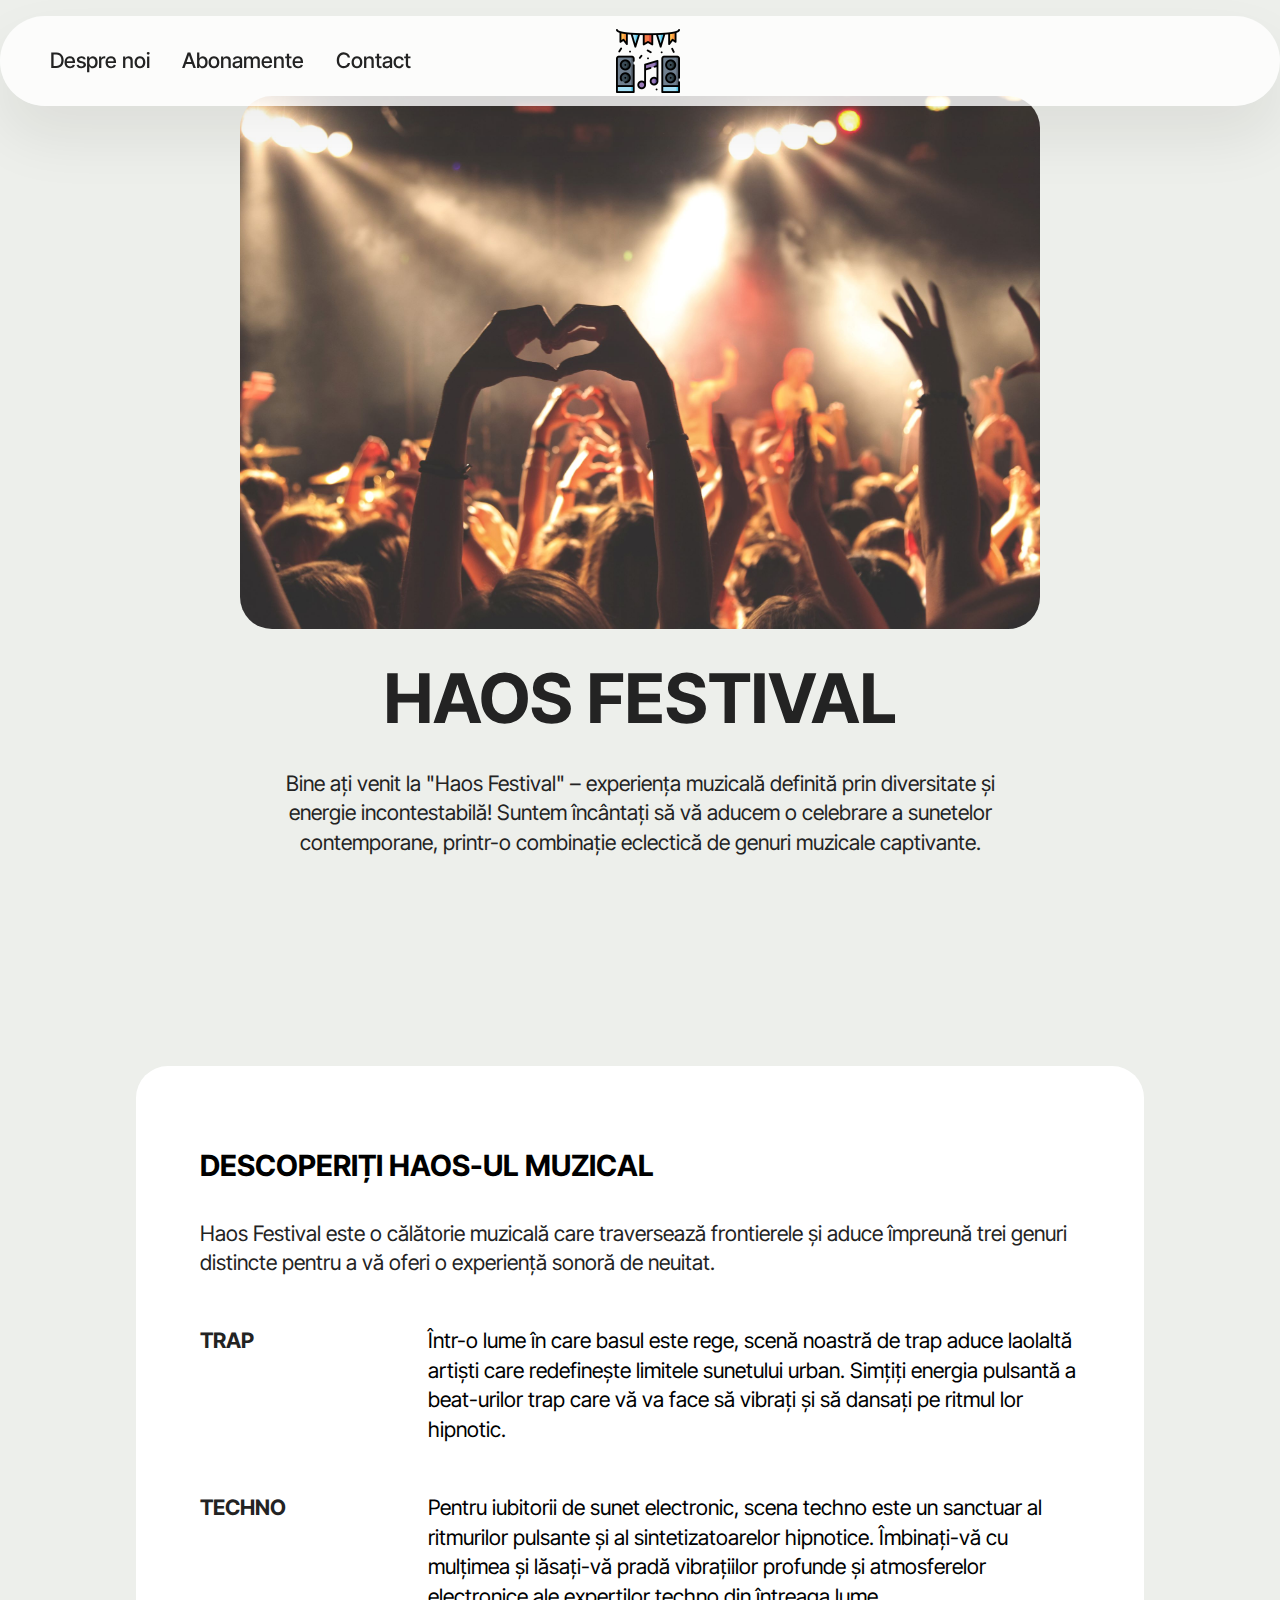
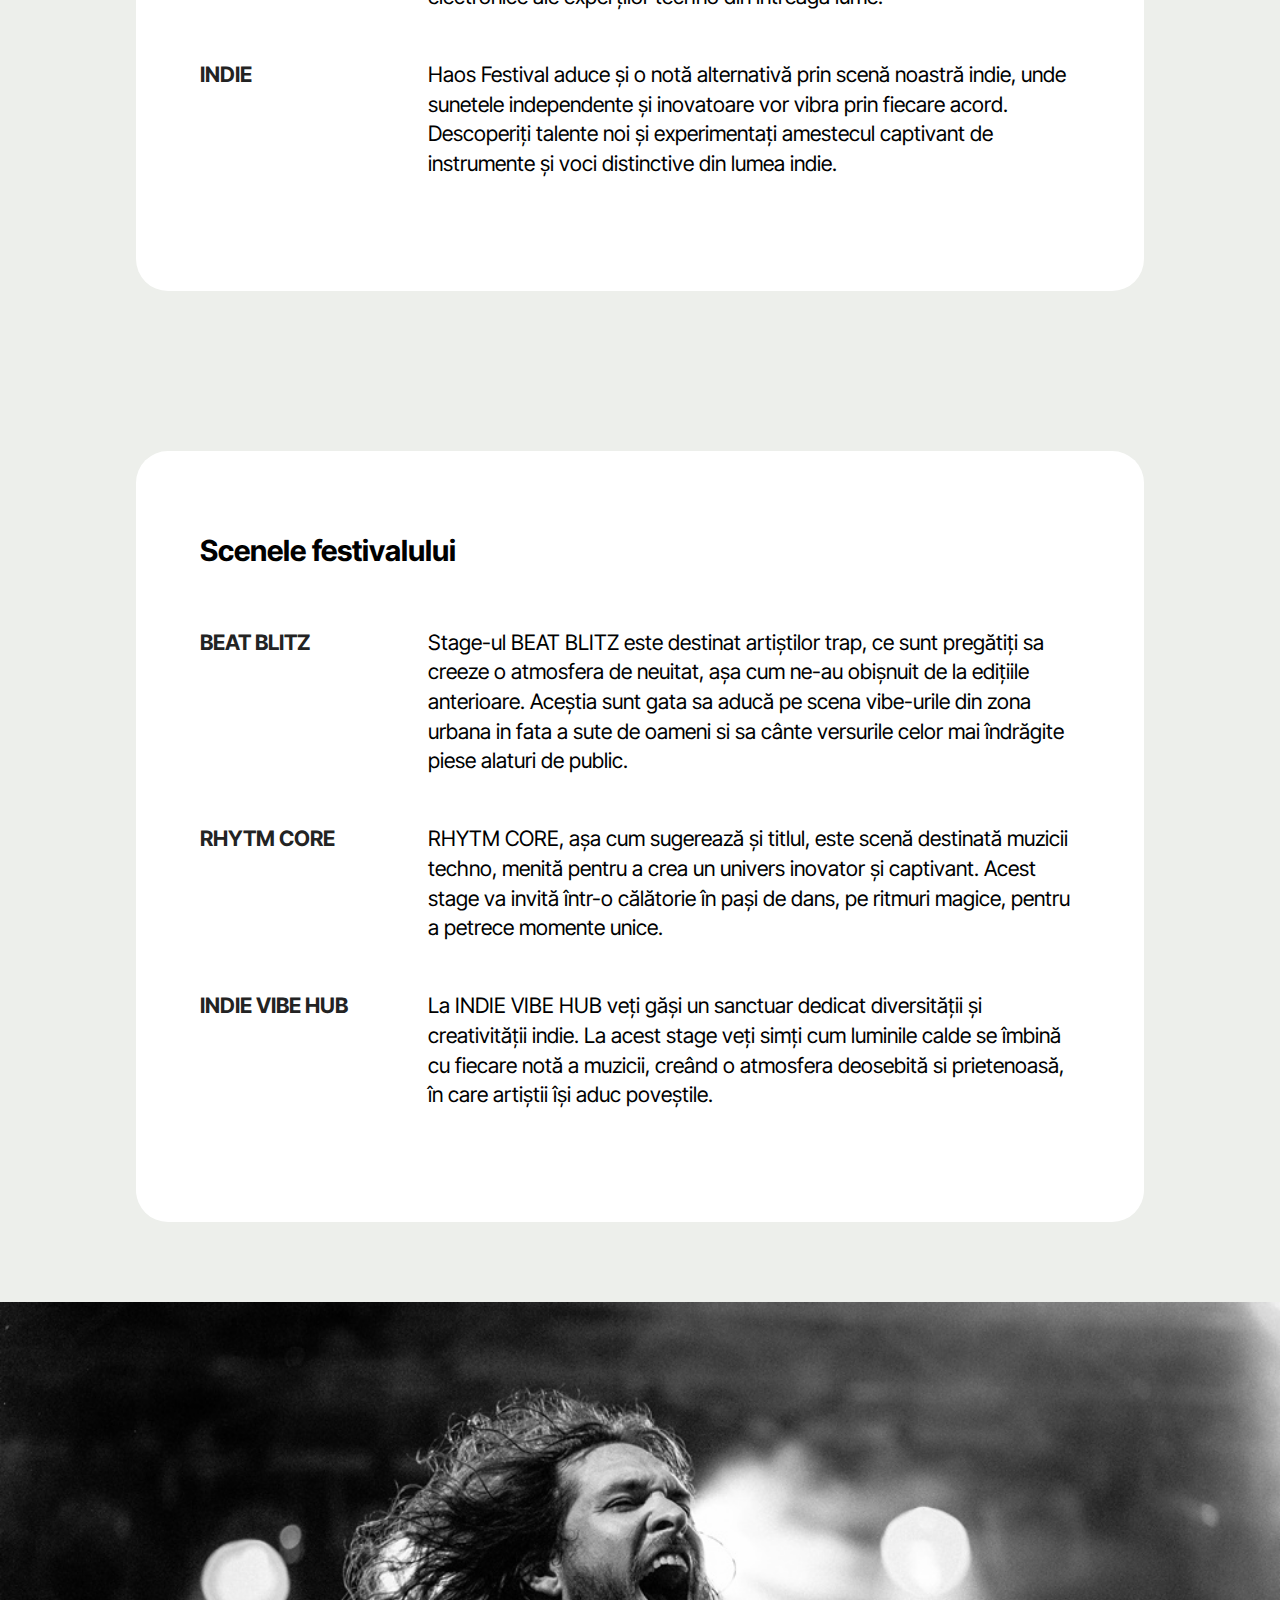
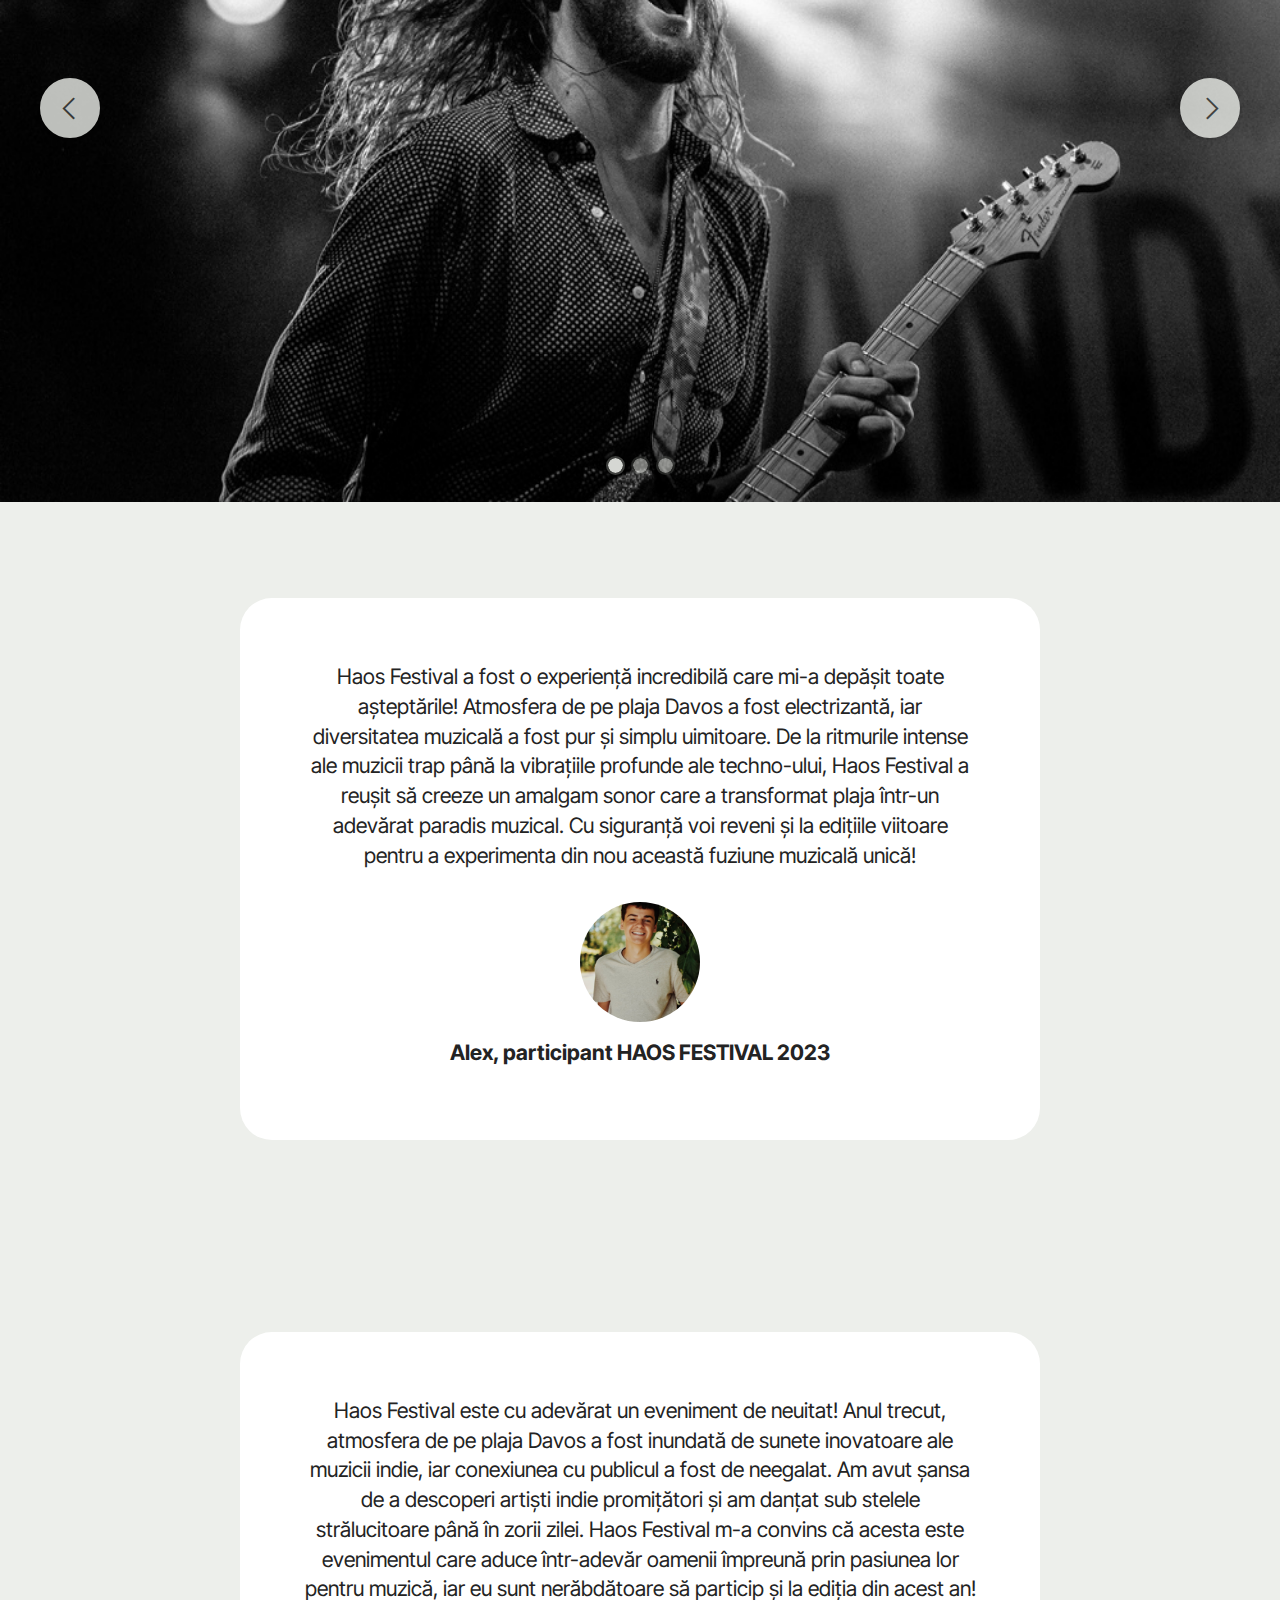
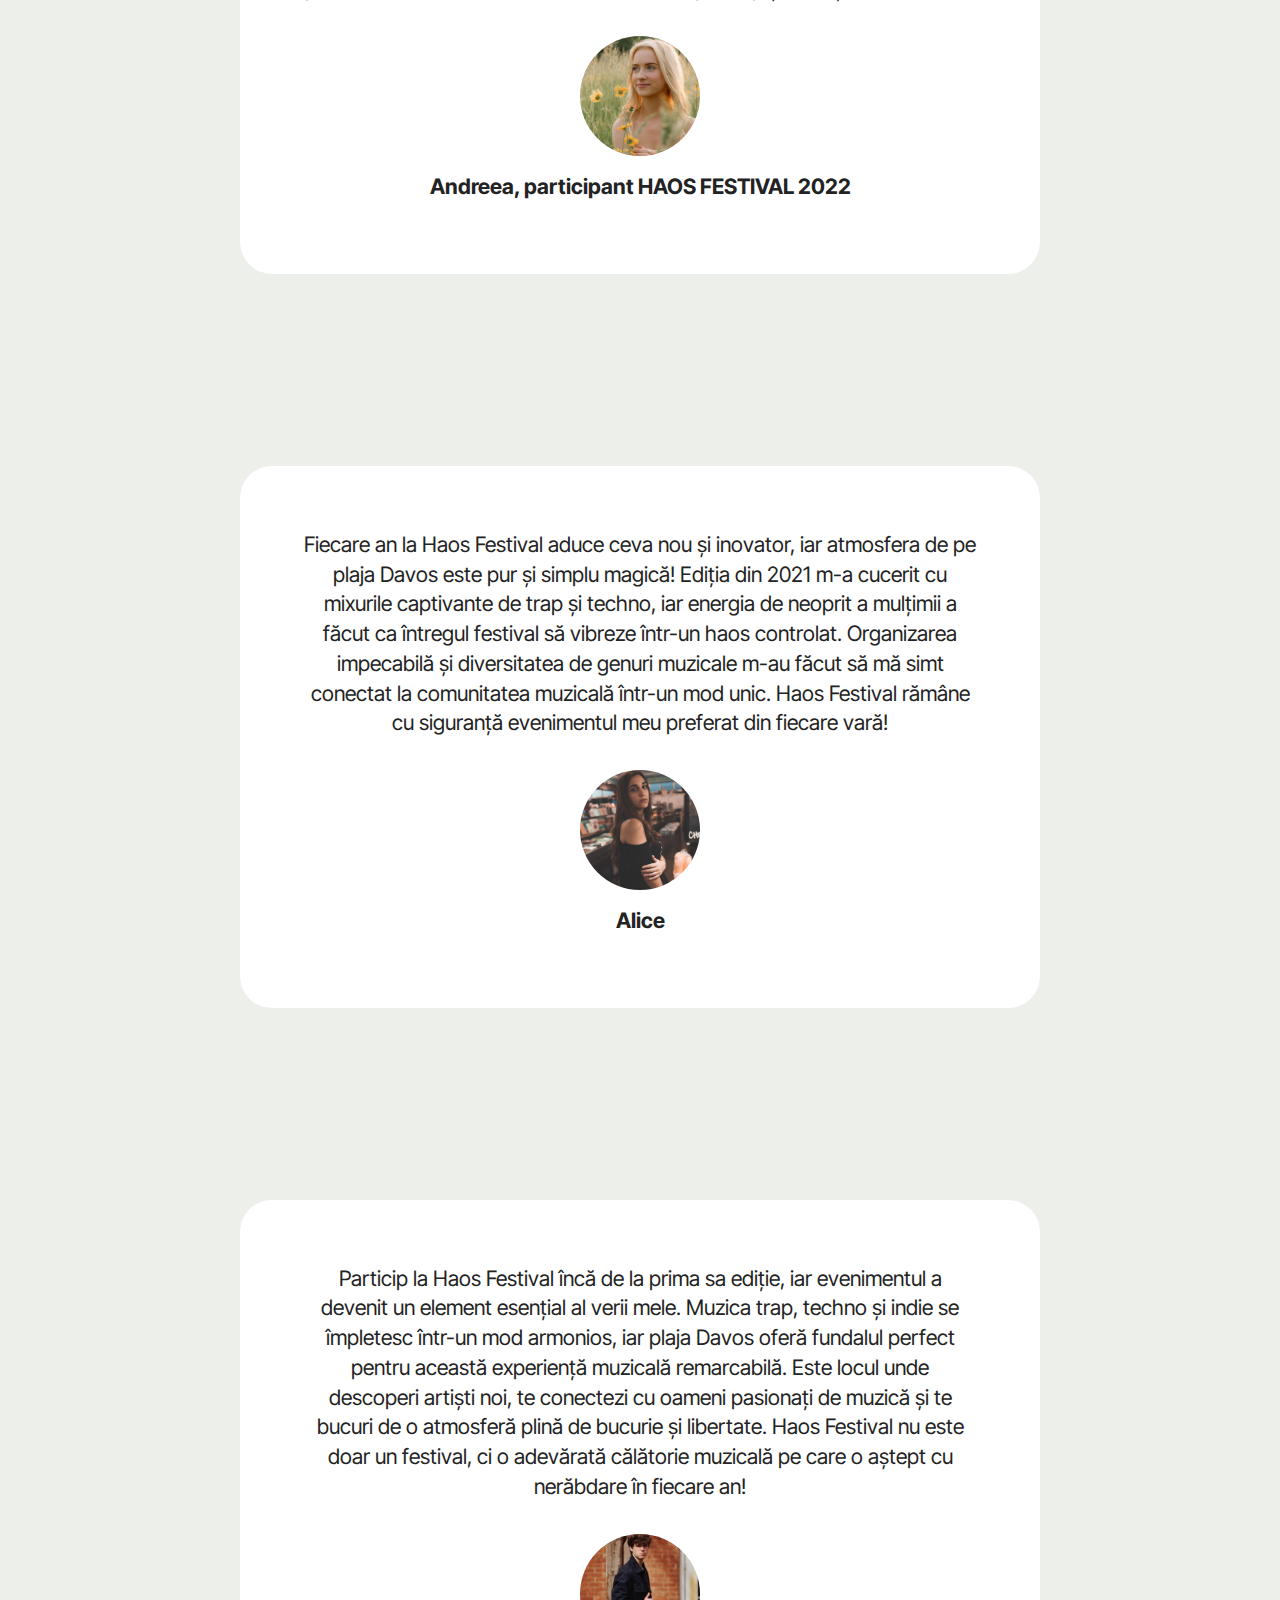
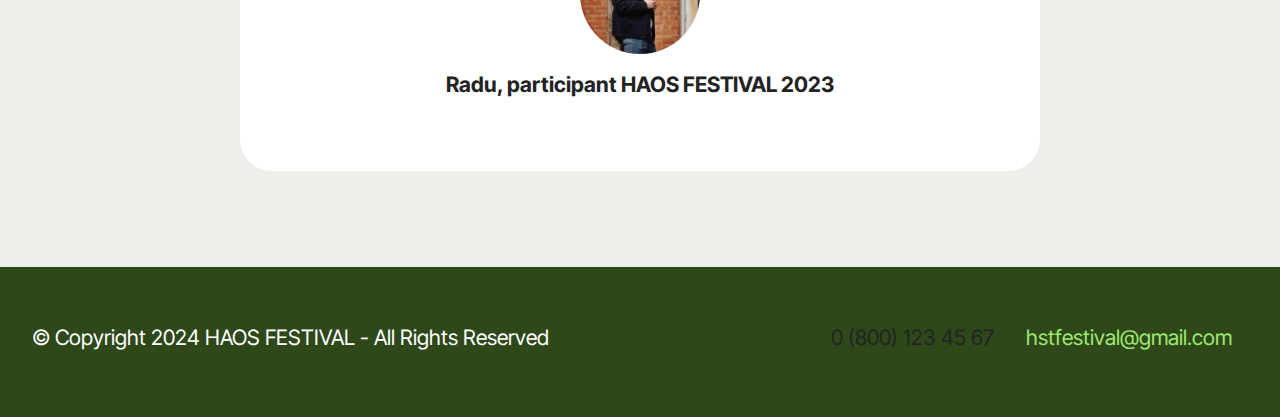
<file: index.html>
<!DOCTYPE html>
<html lang="ro">
<head>
 
  <meta charset="UTF-8">
  <meta name="author" content="Maria Cozma">
  <meta name="keywords" content="festival, eveniment, muzica">
  <meta http-equiv="X-UA-Compatible" content="IE=edge">
  <meta name="viewport" content="width=device-width, initial-scale=1, minimum-scale=1">
  <link rel="shortcut icon" href="imagini4/music.png " type="image/x-icon">
  <meta name="description" content="Festival de muzică ce aduce in același loc artiști muzicali diferiți pentru a crea o atmosfera de neuitat. Bucură-te de sunetul eclectic al Haos Festival! Descoperă o călătorie muzicală care îmbină genurile captivante ale trap-ului, ritmurile hipnotice ale techno-ului și atmosfera distinctivă a muzicii indie. Alătură-te nouă pentru a experimenta artiști excepționali și pentru a trăi o experiență festivalieră care redefinește standardele în industria muzicală.">
  
  
  <title>Haos Festival</title>
  <link rel="stylesheet" href="assets/web/assets/mobirise-icons2/mobirise2.css">
  <link rel="stylesheet" href="assets/bootstrap/css/bootstrap.min.css">
  <link rel="stylesheet" href="assets/bootstrap/css/bootstrap-grid.min.css">
  <link rel="stylesheet" href="assets/bootstrap/css/bootstrap-reboot.min.css">
  <link rel="stylesheet" href="assets/dropdown/css/style.css">
  <link rel="stylesheet" href="assets/theme/css/style.css">
  <link rel="preload" href="https://fonts.googleapis.com/css?family=Inter+Tight:100,200,300,400,500,600,700,800,900,100i,200i,300i,400i,500i,600i,700i,800i,900i&display=swap" as="style" onload="this.onload=null;this.rel='stylesheet'">
  <noscript><link rel="stylesheet" href="https://fonts.googleapis.com/css?family=Inter+Tight:100,200,300,400,500,600,700,800,900,100i,200i,300i,400i,500i,600i,700i,800i,900i&display=swap"></noscript>
  <link rel="preload" as="style" href="assets/mobirise/css/mbr-additional.css?v=o7FY5e"><link rel="stylesheet" href="assets/mobirise/css/mbr-additional.css?v=o7FY5e" type="text/css">

  
  
</head>
<body>
  
  <section data-bs-version="5.1" class="menu menu4 cid-u1rVGgNDEd" once="menu" id="menu04-0">
	

	<nav class="navbar navbar-dropdown navbar-fixed-top navbar-expand-lg">
		<div class="container">
			<div class="navbar-brand">
				<span class="navbar-logo">
					<a href="index.html">
						<img src="imagini4/music.png" alt="logo festival" style="height: 4rem;">
					</a>
				</span>
				
			</div>
			<button class="navbar-toggler" type="button" data-toggle="collapse" data-bs-toggle="collapse" data-target="#navbarSupportedContent" data-bs-target="#navbarSupportedContent" aria-controls="navbarNavAltMarkup" aria-expanded="false" aria-label="Toggle navigation">
				<div class="hamburger">
					<span></span>
					<span></span>
					<span></span>
					<span></span>
				</div>
			</button>
			<div class="collapse navbar-collapse" id="navbarSupportedContent">
				<ul class="navbar-nav nav-dropdown nav-right" data-app-modern-menu="true"><li class="nav-item">
						<a class="nav-link link text-black display-4" href="index.html">Despre noi</a>
					</li>
					<li class="nav-item">
						<a class="nav-link link text-black show display-4" href="page1.html" aria-expanded="false">Abonamente</a>
					</li>
					<li class="nav-item">
						<a class="nav-link link text-black display-4" href="page2.html">Contact</a>
					</li></ul>
				
				
			</div>
		</div>
	</nav>
</section>

<section data-bs-version="5.1" class="header12 cid-u1s0nTQJGO" id="header12-1">
  
  

  <div class="text-center container">
    <div class="row mb-4 justify-content-center">
      <div class="col-12 col-md-8">
        <img class="w-100" src="imagini4/mainpg.jpg" alt="poză din timpul festivalului">
      </div>
    </div>
    <div class="row justify-content-center">
      <div class="col-md-12 content-head">
        <h1 class="mbr-section-title mbr-fonts-style mb-4 display-1">
          <strong>HAOS FESTIVAL</strong></h1>
        <p class="mbr-text mbr-fonts-style mb-4 display-7">
          Bine ați venit la "Haos Festival" – experiența muzicală definită prin diversitate și energie incontestabilă! Suntem încântați să vă aducem o celebrare a sunetelor contemporane, printr-o combinație eclectică de genuri muzicale captivante.
        </p>
        
      </div>
    </div>
  </div>
</section>

<section data-bs-version="5.1" class="list04 cid-u1s0RUoXSx" id="list04-3">
  

  
  
  <div class="container">
    <div class="row justify-content-center">
      <div class="card col-md-12 col-lg-10">
        <div class="card-wrapper">
          <div class="row justify-content-center">
            <div class="col-12 mb-5 content-head">
              <h2 class="card-title mbr-fonts-style mbr-white mt-3 display-5"><strong>DESCOPERIȚI HAOS-UL MUZICAL</strong></h2>
              <p class="mbr-section-subtitle mbr-fonts-style align-center mb-0 mt-4 display-7">Haos Festival este o călătorie muzicală care traversează frontierele și aduce împreună trei genuri distincte pentru a vă oferi o experiență sonoră de neuitat.</p>
            </div>
          </div>

          <div class="row justify-content-left item features-without-image mt-0 mb-5 active">
            <div class="col-12 col-md-12 col-lg-3">
              <h3 class="mbr-card-title mbr-fonts-style mt-0 mb-3 display-7">
                <strong>TRAP</strong>
              </h3>
            </div>
            <div class="col-md-12 col-lg item-wrapper">
              <p class="mbr-text mbr-fonts-style mt-0 mb-0 display-7">
                Într-o lume în care basul este rege, scenă noastră de trap aduce laolaltă artiști care redefinește limitele sunetului urban. Simțiți energia pulsantă a beat-urilor trap care vă va face să vibrați și să dansați pe ritmul lor hipnotic.
              </p>
            </div>
          </div>
          <div class="row justify-content-left item features-without-image mt-0 mb-5">
            <div class="col-12 col-md-12 col-lg-3">
              <h3 class="mbr-card-title mbr-fonts-style mt-0 mb-3 display-7">
                <strong>TECHNO</strong>
              </h3>
            </div>
            <div class="col-md-12 col-lg item-wrapper">
              <p class="mbr-text mbr-fonts-style mt-0 mb-0 display-7">
                Pentru iubitorii de sunet electronic, scena techno este un sanctuar al ritmurilor pulsante și al sintetizatoarelor hipnotice. Îmbinați-vă cu mulțimea și lăsați-vă pradă vibrațiilor profunde și atmosferelor electronice ale experților techno din întreaga lume.
              </p>
            </div>
          </div>
          <div class="row justify-content-left item features-without-image mt-0 mb-5">

            <div class="col-12 col-md-12 col-lg-3 ">
              <h3 class="mbr-card-title mbr-fonts-style mt-0 mb-3 display-7">
                <strong>INDIE</strong>
              </h3>
            </div>
            <div class="col-md-12 col-lg">
              <p class="mbr-text mbr-fonts-style mt-0 mb-0 item-wrapper display-7">Haos Festival aduce și o notă alternativă prin scenă noastră indie, unde sunetele independente și inovatoare vor vibra prin fiecare acord. Descoperiți talente noi și experimentați amestecul captivant de instrumente și voci distinctive din lumea indie.</p>
            </div>
          </div>


        </div>
      </div>
    </div>
  </div>
</section>

<section data-bs-version="5.1" class="list04 cid-u1s2fu57ai" id="list04-4">
  

  
  
  <div class="container">
    <div class="row justify-content-center">
      <div class="card col-md-12 col-lg-10">
        <div class="card-wrapper">
          <div class="row justify-content-center">
            <div class="col-12 mb-5 content-head">
              <h3 class="card-title mbr-fonts-style mbr-white mt-3 display-5"><strong>Scenele festivalului</strong></h3>
            </div>
          </div>

          <div class="row justify-content-left item features-without-image mt-0 mb-5 active">
            <div class="col-12 col-md-12 col-lg-3">
              <h4 class="mbr-card-title mbr-fonts-style mt-0 mb-3 display-7"><strong>BEAT BLITZ</strong></h4>
            </div>
            <div class="col-md-12 col-lg item-wrapper">
              <p class="mbr-text mbr-fonts-style mt-0 mb-0 display-7">
                Stage-ul BEAT BLITZ este destinat artiștilor trap, ce sunt pregătiți sa creeze o atmosfera de neuitat, așa cum ne-au obișnuit de la edițiile anterioare. Aceștia sunt gata sa aducă pe scena vibe-urile din zona urbana in fata a sute de oameni si sa cânte versurile celor mai îndrăgite piese alaturi de public.
              </p>
            </div>
          </div>
          <div class="row justify-content-left item features-without-image mt-0 mb-5">
            <div class="col-12 col-md-12 col-lg-3">
              <h4 class="mbr-card-title mbr-fonts-style mt-0 mb-3 display-7"><strong>RHYTM CORE</strong></h4>
            </div>
            <div class="col-md-12 col-lg item-wrapper">
              <p class="mbr-text mbr-fonts-style mt-0 mb-0 display-7">
                RHYTM CORE, așa cum sugerează și titlul, este scenă destinată muzicii techno, menită pentru a crea un univers inovator și captivant. Acest stage va invită într-o călătorie în pași de dans, pe ritmuri magice, pentru a petrece momente unice.
              </p>
            </div>
          </div>
          <div class="row justify-content-left item features-without-image mt-0 mb-5">

            <div class="col-12 col-md-12 col-lg-3 ">
              <h4 class="mbr-card-title mbr-fonts-style mt-0 mb-3 display-7"><strong>INDIE VIBE HUB</strong></h4>
            </div>
            <div class="col-md-12 col-lg">
              <p class="mbr-text mbr-fonts-style mt-0 mb-0 item-wrapper display-7">La INDIE VIBE HUB veți găși un sanctuar dedicat diversității și creativității indie. La acest stage veți simți cum luminile calde se îmbină cu fiecare notă a muzicii, creând o atmosfera deosebită si prietenoasă, în care artiștii își aduc poveștile.</p>
            </div>
          </div>


        </div>
      </div>
    </div>
  </div>
</section>

<section data-bs-version="5.1" class="slider3 cid-u1s36khNSX" id="slider03-5">
    
    <div class="carousel slide" id="u1sqaIMj5z" data-interval="5000" data-bs-interval="5000">
        <ol class="carousel-indicators">
            <li data-slide-to="0" data-bs-slide-to="0" class="active" data-target="#u1sqaIMj5z" data-bs-target="#u1sqaIMj5z"></li>
            <li data-slide-to="1" data-bs-slide-to="1" data-target="#u1sqaIMj5z" data-bs-target="#u1sqaIMj5z"></li>
            <li data-slide-to="2" data-bs-slide-to="2" data-target="#u1sqaIMj5z" data-bs-target="#u1sqaIMj5z"></li>
        </ol>
        <div class="carousel-inner">
            <div class="carousel-item slider-image item active">
                <div class="item-wrapper">
                    <img class="d-block w-100" src="imagini4/slide1.jpg" alt="poză cu un chitarist din timpul concertului">
                    
                </div>
            </div>
            <div class="carousel-item slider-image item">
                <div class="item-wrapper">
                    <img class="d-block w-100" src="imagini4/slide2.jpg" alt="poză cu un dj set">
                </div>
            </div>

            <div class="carousel-item slider-image item">
                <div class="item-wrapper">
                    <img class="d-block w-100" src="imagini4/slide3.jpg" alt="poză cu un dj din timpul festivalului">
                </div>
            </div>
        </div>
        <a class="carousel-control carousel-control-prev" role="button" data-slide="prev" data-bs-slide="prev" href="#u1sqaIMj5z">
            <span class="mobi-mbri mobi-mbri-arrow-prev" aria-hidden="true"></span>
            <span class="sr-only visually-hidden">Previous</span>
        </a>
        <a class="carousel-control carousel-control-next" role="button" data-slide="next" data-bs-slide="next" href="#u1sqaIMj5z">
            <span class="mobi-mbri mobi-mbri-arrow-next" aria-hidden="true"></span>
            <span class="sr-only visually-hidden">Next</span>
        </a>
    </div>
</section>

<section data-bs-version="5.1" class="people06 cid-u1s6QkPOhe" id="people06-c">   
    

    
    
    <div class="container">
        <div class="row justify-content-center">
            <div class="card col-12 col-md-12 col-lg-8">
                <div class="card-wrapper">
                    <div class="card-box align-center">
                        <p class="card-text mbr-fonts-style display-7">
                        Haos Festival a fost o experiență incredibilă care mi-a depășit toate așteptările! Atmosfera de pe plaja Davos a fost electrizantă, iar diversitatea muzicală a fost pur și simplu uimitoare. De la ritmurile intense ale muzicii trap până la vibrațiile profunde ale techno-ului, Haos Festival a reușit să creeze un amalgam sonor care a transformat plaja într-un adevărat paradis muzical. Cu siguranță voi reveni și la edițiile viitoare pentru a experimenta din nou această fuziune muzicală unică!
                        </p>
                        <div class="img-wrapper mt-4 justify-content-center">
                            <img src="imagini4/leah-hetteberg-mn69gazyucg-unsplash.jpg" alt="poză cu un băiat" data-slide-to="0" data-bs-slide-to="0">
                        </div>
                        <p class="card-title mbr-fonts-style mt-3 display-7"><strong>Alex, participant HAOS FESTIVAL 2023</strong></p>
                    </div>
                </div>
            </div>
        </div>
    </div>
</section>

<section data-bs-version="5.1" class="people06 cid-u1s6QGctSK" id="people06-d">   
    

    
    
    <div class="container">
        <div class="row justify-content-center">
            <div class="card col-12 col-md-12 col-lg-8">
                <div class="card-wrapper">
                    <div class="card-box align-center">
                        <p class="card-text mbr-fonts-style display-7">
                        Haos Festival este cu adevărat un eveniment de neuitat! Anul trecut, atmosfera de pe plaja Davos a fost inundată de sunete inovatoare ale muzicii indie, iar conexiunea cu publicul a fost de neegalat. Am avut șansa de a descoperi artiști indie promițători și am danțat sub stelele strălucitoare până în zorii zilei. Haos Festival m-a convins că acesta este evenimentul care aduce într-adevăr oamenii împreună prin pasiunea lor pentru muzică, iar eu sunt nerăbdătoare să particip și la ediția din acest an!
                        </p>
                        <div class="img-wrapper mt-4 justify-content-center">
                            <img src="imagini4/miley-guinn-WldxPbmKd-g-unsplash.jpg" alt="poză cu o fată" data-slide-to="0" data-bs-slide-to="0">
                        </div>
                        <p class="card-title mbr-fonts-style mt-3 display-7"><strong>Andreea, participant HAOS FESTIVAL 2022</strong></p>
                    </div>
                </div>
            </div>
        </div>
    </div>
</section>

<section data-bs-version="5.1" class="people06 cid-u1s6RnaCce" id="people06-e">   
    

    
    
    <div class="container">
        <div class="row justify-content-center">
            <div class="card col-12 col-md-12 col-lg-8">
                <div class="card-wrapper">
                    <div class="card-box align-center">
                        <p class="card-text mbr-fonts-style display-7">
                        Fiecare an la Haos Festival aduce ceva nou și inovator, iar atmosfera de pe plaja Davos este pur și simplu magică! Ediția din 2021 m-a cucerit cu mixurile captivante de trap și techno, iar energia de neoprit a mulțimii a făcut ca întregul festival să vibreze într-un haos controlat. Organizarea impecabilă și diversitatea de genuri muzicale m-au făcut să mă simt conectat la comunitatea muzicală într-un mod unic. Haos Festival rămâne cu siguranță evenimentul meu preferat din fiecare vară!
                        </p>
                        <div class="img-wrapper mt-4 justify-content-center">
                            <img src="imagini4/bruce-dixon-p4jxrYcGsGg-unsplash.jpg" alt="poză cu o fată" data-slide-to="0" data-bs-slide-to="0">
                        </div>
                        <p class="card-title mbr-fonts-style mt-3 display-7"><strong>Alice</strong></p>
                    </div>
                </div>
            </div>
        </div>
    </div>
</section>

<section data-bs-version="5.1" class="people06 cid-u1s6RUxCrO" id="people06-f">   
    

    
    
    <div class="container">
        <div class="row justify-content-center">
            <div class="card col-12 col-md-12 col-lg-8">
                <div class="card-wrapper">
                    <div class="card-box align-center">
                        <p class="card-text mbr-fonts-style display-7">
                        Particip la Haos Festival încă de la prima sa ediție, iar evenimentul a devenit un element esențial al verii mele. Muzica trap, techno și indie se împletesc într-un mod armonios, iar plaja Davos oferă fundalul perfect pentru această experiență muzicală remarcabilă. Este locul unde descoperi artiști noi, te conectezi cu oameni pasionați de muzică și te bucuri de o atmosferă plină de bucurie și libertate. Haos Festival nu este doar un festival, ci o adevărată călătorie muzicală pe care o aștept cu nerăbdare în fiecare an!
                        </p>
                        <div class="img-wrapper mt-4 justify-content-center">
                            <img src="imagini4/leah-hetteberg-gqrmPRohshM-unsplash.jpg" alt="poză cu un băiat" data-slide-to="0" data-bs-slide-to="0">
                        </div>
                        <p class="card-title mbr-fonts-style mt-3 display-7"><strong>Radu, participant HAOS FESTIVAL 2023</strong></p>
                    </div>
                </div>
            </div>
        </div>
    </div>
</section>

<section data-bs-version="5.1" class="footer2 cid-u1sp1ZZPvf" once="footers" id="footer02-n">
    

    
    

    <div class="container">
        <div class="row">
            <div class="col-12 col-lg-6 center mt-2 mb-3">
                <p class="mbr-fonts-style copyright mb-0 display-7">
                    © Copyright 2024 HAOS FESTIVAL - All Rights Reserved
                </p>
            </div>
            <div class="col-12 col-lg-6 center">
                <div class="row-links mt-2 mb-3">
                    <ul class="row-links-soc">  
                        
                    <li class="row-links-soc-item mbr-fonts-style display-7">0 (800) 123 45 67</li>
                    <li class="row-links-soc-item mbr-fonts-style display-7"><a href="https://www.google.com/gmail">hstfestival@gmail.com</a></li>
                  </ul>
                </div>
            </div>
        </div>
    </div>
</section>

    <script src="https://cdn.jsdelivr.net/npm/bootstrap@5.2.2/dist/js/bootstrap.bundle.min.js" integrity="sha384-OERcA2EqjJCMA+/3y+gxIOqMEjwtxJY7qPCqsdltbNJuaOe923+mo//f6V8Qbsw3" crossorigin="anonymous"></script>
    <script src="assets/bootstrap/js/bootstrap.bundle.min.js"></script>
    <script src="assets/smoothscroll/smooth-scroll.js"></script> 
    <script src="assets/ytplayer/index.js"></script> 
    <script src="assets/dropdown/js/navbar-dropdown.js"></script>  
    <script src="assets/theme/js/script.js"></script>  
  
</body>
</html>
</file>
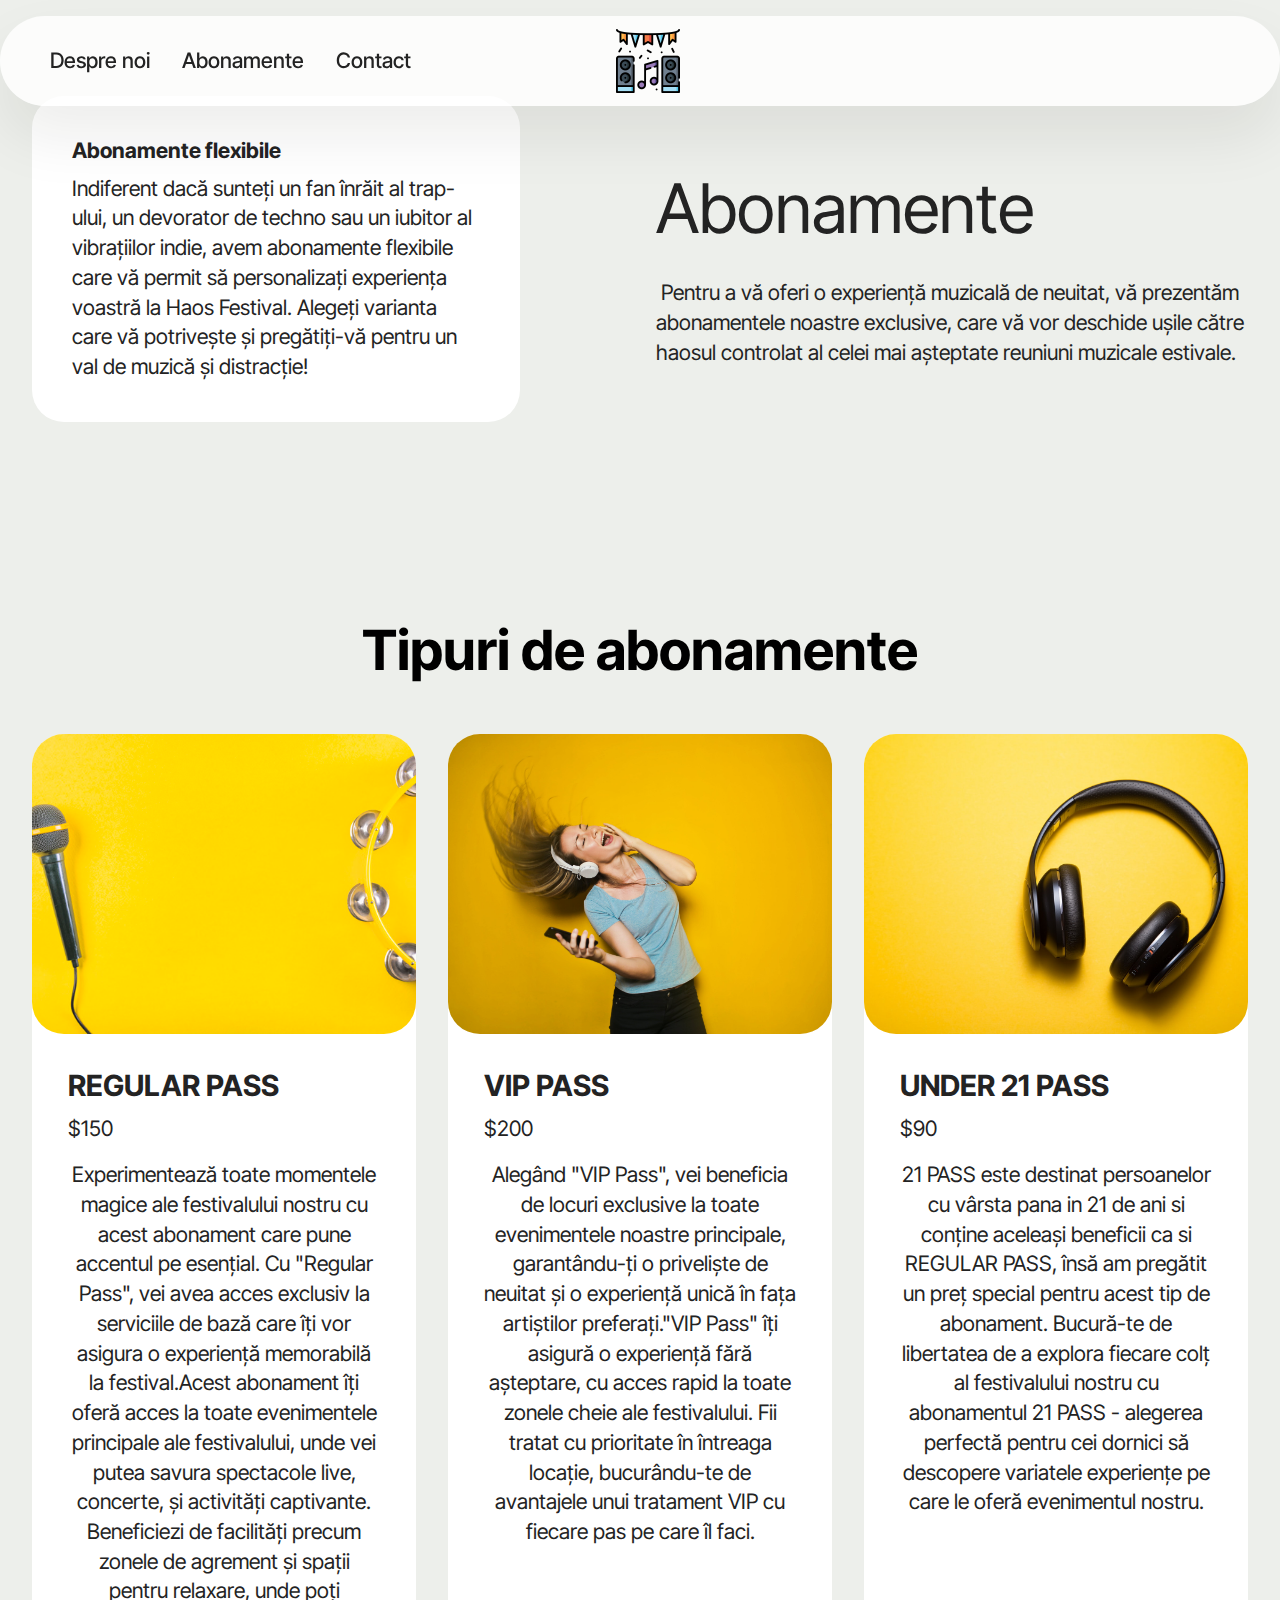
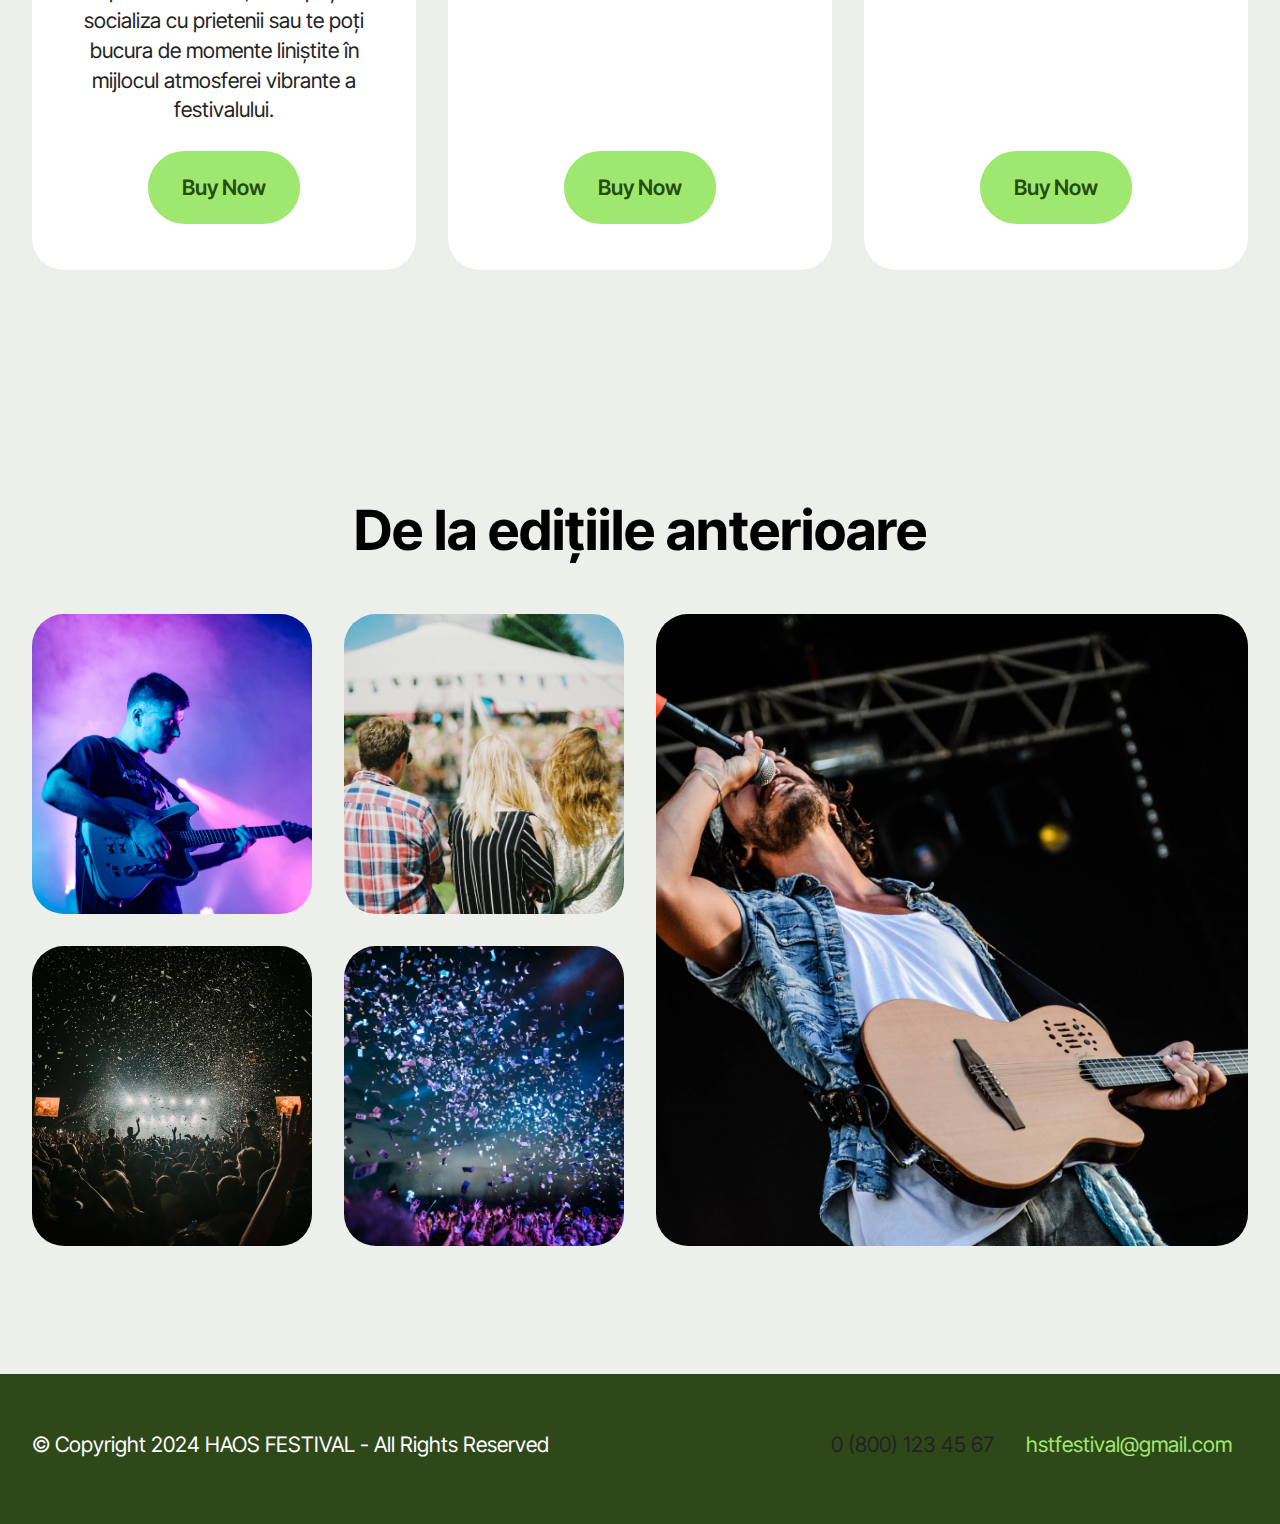
<file: page1.html>
<!DOCTYPE html>
<html lang="ro" >
<head>
 
  <meta charset="UTF-8">
  <meta http-equiv="X-UA-Compatible" content="IE=edge">
  <meta name="author" content="Maria Cozma">
  <meta name="keywords" content="festival, eveniment, muzica">
  <meta name="viewport" content="width=device-width, initial-scale=1, minimum-scale=1">
  <link rel="shortcut icon" href="imagini4/music.png " type="image/x-icon">
  <meta name="description" content="Festival de muzică ce aduce in același loc artiști muzicali diferiți pentru a crea o atmosfera de neuitat. Bucură-te de sunetul eclectic al Haos Festival! Descoperă o călătorie muzicală care îmbină genurile captivante ale trap-ului, ritmurile hipnotice ale techno-ului și atmosfera distinctivă a muzicii indie. Alătură-te nouă pentru a experimenta artiști excepționali și pentru a trăi o experiență festivalieră care redefinește standardele în industria muzicală.">
  
  
  <title>Abonamente</title>
  <link rel="stylesheet" href="assets/web/assets/mobirise-icons2/mobirise2.css">
  <link rel="stylesheet" href="assets/bootstrap/css/bootstrap.min.css">
  <link rel="stylesheet" href="assets/bootstrap/css/bootstrap-grid.min.css">
  <link rel="stylesheet" href="assets/bootstrap/css/bootstrap-reboot.min.css">
  <link rel="stylesheet" href="assets/dropdown/css/style.css">
  <link rel="stylesheet" href="assets/theme/css/style.css">
  <link rel="preload" href="https://fonts.googleapis.com/css?family=Inter+Tight:100,200,300,400,500,600,700,800,900,100i,200i,300i,400i,500i,600i,700i,800i,900i&display=swap" as="style" onload="this.onload=null;this.rel='stylesheet'">
  <noscript><link rel="stylesheet" href="https://fonts.googleapis.com/css?family=Inter+Tight:100,200,300,400,500,600,700,800,900,100i,200i,300i,400i,500i,600i,700i,800i,900i&display=swap"></noscript>
  <link rel="preload" as="style" href="assets/mobirise/css/mbr-additional.css?v=o7FY5e"><link rel="stylesheet" href="assets/mobirise/css/mbr-additional.css?v=o7FY5e" type="text/css">

  
  
  
</head>
<body>
  
  <section data-bs-version="5.1" class="menu menu4 cid-u1rVGgNDEd" once="menu" id="menu04-6">
	

	<nav class="navbar navbar-dropdown navbar-fixed-top navbar-expand-lg">
		<div class="container">
			<div class="navbar-brand">
				<span class="navbar-logo">
					<a href="index.html">
						<img src="imagini4/music.png" alt="logo festival" style="height: 4rem;">
					</a>
				</span>
				
			</div>
			<button class="navbar-toggler" type="button" data-toggle="collapse" data-bs-toggle="collapse" data-target="#navbarSupportedContent" data-bs-target="#navbarSupportedContent" aria-controls="navbarNavAltMarkup" aria-expanded="false" aria-label="Toggle navigation">
				<div class="hamburger">
					<span></span>
					<span></span>
					<span></span>
					<span></span>
				</div>
			</button>
			<div class="collapse navbar-collapse" id="navbarSupportedContent">
				<ul class="navbar-nav nav-dropdown nav-right" data-app-modern-menu="true"><li class="nav-item">
						<a class="nav-link link text-black display-4" href="index.html">Despre noi</a>
					</li>
					<li class="nav-item">
						<a class="nav-link link text-black show display-4" href="page1.html" aria-expanded="false">Abonamente</a>
					</li>
					<li class="nav-item">
						<a class="nav-link link text-black display-4" href="page2.html">Contact</a>
					</li></ul>
				
				
			</div>
		</div>
	</nav>
</section>

<section data-bs-version="5.1" class="header6 cid-u1s5wc8V8A" id="header06-8">
	

	
	

	<div class="container">
		<div class="row">
			<div class="col-12 col-lg-5">
				<div class="card-wrapper">
					<h2 class="mbr-section-cardtitle mbr-fonts-style mb-2 display-7"><strong>Abonamente flexibile&nbsp;</strong></h2>

					<p class="mbr-cardtext mbr-fonts-style mb-0 display-7">Indiferent dacă sunteți un fan înrăit al trap-ului, un devorator de techno sau un iubitor al vibrațiilor indie, avem abonamente flexibile care vă permit să personalizați experiența voastră la Haos Festival. Alegeți varianta care vă potrivește și pregătiți-vă pentru un val de muzică și distracție!</p>
				</div>
			</div>
			<div class="col-12 col-lg-6">
				<h1 class="mbr-section-title mbr-fonts-style mb-4 display-1"><br>Abonamente</h1>
				
				<p class="mbr-text mbr-fonts-style mb-4 display-7">&nbsp;Pentru a vă oferi o experiență muzicală de neuitat, vă prezentăm abonamentele noastre exclusive, care vă vor deschide ușile către haosul controlat al celei mai așteptate reuniuni muzicale estivale.</p>
				
			</div>
		</div>
	</div>
</section>

<section data-bs-version="5.1" class="pricing02 cid-u1s6fLFo3H" id="pricing02-a">
  
  
  <div class="container">
    <div class="row justify-content-center">
      <div class="col-12 content-head">
        <div class="mbr-section-head mb-5">
          <h3 class="mbr-section-title mbr-fonts-style align-center mb-0 display-2"><strong>Tipuri de abonamente</strong></h3>
          
          
        </div>
      </div>
    </div>
    <div class="row">
      <div class="item features-image col-12 col-md-6 col-lg-4">
        <div class="item-wrapper">
          <div class="item-img">
            <img src="imagini4/mic3.jpg" alt="poză cu un microfon pe un fundal galben">
          </div>
          <div class="item-content">
            <h4 class="item-title mbr-fonts-style display-5"><strong>REGULAR PASS</strong></h4>
            <p class="item-subtitle mbr-fonts-style display-7">
              $150</p>
            <p class="mbr-text mbr-fonts-style display-7">
              Experimentează toate momentele magice ale festivalului nostru cu acest abonament care pune accentul pe esențial. Cu "Regular Pass", vei avea acces exclusiv la serviciile de bază care îți vor asigura o experiență memorabilă la festival.Acest abonament îți oferă acces la toate evenimentele principale ale festivalului, unde vei putea savura spectacole live, concerte, și activități captivante. Beneficiezi de facilități precum zonele de agrement și spații pentru relaxare, unde poți socializa cu prietenii sau te poți bucura de momente liniștite în mijlocul atmosferei vibrante a festivalului.
            </p>
            <div class="mbr-section-btn item-footer"><a href="page2.html" class="btn item-btn btn-primary display-7">Buy Now</a></div>
          </div>

        </div>
      </div>
      <div class="item features-image col-12 col-md-6 col-lg-4">
        <div class="item-wrapper">
          <div class="item-img">
            <img src="imagini4/pexels-photo-761963.jpeg" alt="poză cu o pereche de casti pe un fundal galben">
          </div>
          <div class="item-content">
            <h4 class="item-title mbr-fonts-style display-5"><strong>VIP PASS</strong></h4>
            <p class="item-subtitle mbr-fonts-style display-7">
              $200</p>
            <p class="mbr-text mbr-fonts-style display-7">
              Alegând "VIP Pass", vei beneficia de locuri exclusive la toate evenimentele noastre principale, garantându-ți o priveliște de neuitat și o experiență unică în fața artiștilor preferați."VIP Pass" îți asigură o experiență fără așteptare, cu acces rapid la toate zonele cheie ale festivalului. Fii tratat cu prioritate în întreaga locație, bucurându-te de avantajele unui tratament VIP cu fiecare pas pe care îl faci.
            </p>
            <div class="mbr-section-btn item-footer"><a href="page2.html" class="btn item-btn btn-primary display-7">Buy Now</a></div>
          </div>
        </div>
      </div>
      <div class="item features-image col-12 col-md-6 col-lg-4">
        <div class="item-wrapper">
          <div class="item-img">
            <img src="imagini4/photo-1505740420928-5e560c06d30e.jpg" alt="poză cu o fata ce asculta muzica pe un fundal galben">
          </div>
          <div class="item-content">
            <h4 class="item-title mbr-fonts-style display-5"><strong>UNDER 21 PASS</strong></h4>
            <p class="item-subtitle mbr-fonts-style display-7">
              $90</p>
            <p class="mbr-text mbr-fonts-style display-7">
              21 PASS este destinat persoanelor cu vârsta pana in 21 de ani si conține aceleași beneficii ca si REGULAR PASS, însă am pregătit un preț special pentru acest tip de abonament. Bucură-te de libertatea de a explora fiecare colț al festivalului nostru cu abonamentul 21 PASS - alegerea perfectă pentru cei dornici să descopere variatele experiențe pe care le oferă evenimentul nostru.<br>
            </p>
            <div class="mbr-section-btn item-footer"><a href="page1.html" class="btn item-btn btn-primary display-7">Buy Now</a></div>
          </div>
        </div>
      </div>
    </div>
  </div>
</section>

<section data-bs-version="5.1" class="gallery05 cid-u1s6FlQSxZ" id="gallery05-b">
    

    
    
    <div class="container">
        <div class="row justify-content-center">
            <div class="col-md-12 content-head mb-5">
                <h5 class="mbr-section-title mbr-fonts-style mb-0 display-2"><strong>De la edițiile anterioare</strong></h5>
                
            </div>
        </div>
        <div class="row justify-content-center  blockContent">
            <div class="col-12 col-lg-6">
                <div class="row">
                    <div class="col-xs-12 col-sm-12 col-md-6 col-lg-6 active">
                        <div class="item-wrapper">
                            <div class="item-img">
                                <img src="imagini4/chitarist.jpg" alt="poză cu un chitarist în timpul concertului" data-slide-to="0" data-bs-slide-to="0" class="smallImage">
                            </div>

                        </div>
                    </div>
                    <div class="col-md-6 col-xs-12 col-sm-12 col-lg-6">
                        <div class="item-wrapper">
                            <div class="item-img">
                                <img src="imagini4/festival-3.jpg" alt="poză din timpul festivalului"  data-slide-to="1" data-bs-slide-to="1" class="smallImage">
                            </div>

                        </div>
                    </div>
                    <div class="col-xs-12 col-sm-12 col-md-6 col-lg-6">
                        <div class="item-wrapper">
                            <div class="item-img">
                                <img src="imagini4/festival.jpg" alt="poză din timpul festivalului"  data-slide-to="2" data-bs-slide-to="2" class="smallImage">
                            </div>
                        </div>
                    </div>
                    <div class="col-xs-12 col-sm-12 col-md-6 col-lg-6">
                        <div class="item-wrapper">
                            <div class="item-img">
                                <img src="imagini4/festival-2.jpg" alt="poză din timpul festivalului"  data-slide-to="3" data-bs-slide-to="3" class="smallImage">
                            </div>
                        </div>
                    </div>
                </div>
            </div>
            <div class="col-12 col-lg-6">
                <div class="item-wrapper">
                    <div class="item-img ">
                        <img class="w-100 largeImage" src="imagini4/pexels-photo-167446.jpeg" alt="poză cu un solist din timpul festivalului" data-slide-to="3" data-bs-slide-to="3">
                    </div>

                </div>
            </div>
        </div>
    </div>
</section>

<section data-bs-version="5.1" class="footer2 cid-u1sp1ZZPvf" once="footers" id="footer02-n">
    

    
    

    <div class="container">
        <div class="row">
            <div class="col-12 col-lg-6 center mt-2 mb-3">
                <p class="mbr-fonts-style copyright mb-0 display-7">
                    © Copyright 2024 HAOS FESTIVAL - All Rights Reserved
                </p>
            </div>
            <div class="col-12 col-lg-6 center">
                <div class="row-links mt-2 mb-3">
                    <ul class="row-links-soc">
                       
                    <li class="row-links-soc-item mbr-fonts-style display-7">0 (800) 123 45 67</li>
                    <li class="row-links-soc-item mbr-fonts-style display-7"><a href="https://www.google.com/gmail">hstfestival@gmail.com</a></li>

                  </ul>
                </div>
            </div>
        </div>
    </div>
</section>
<script src="assets/bootstrap/js/bootstrap.bundle.min.js"></script> 
<script src="assets/smoothscroll/smooth-scroll.js"></script>  <script src="assets/ytplayer/index.js"></script> 
<script src="assets/dropdown/js/navbar-dropdown.js"></script> 
<script src="assets/theme/js/script.js"></script>  
  
  
</body>
</html>
</file>
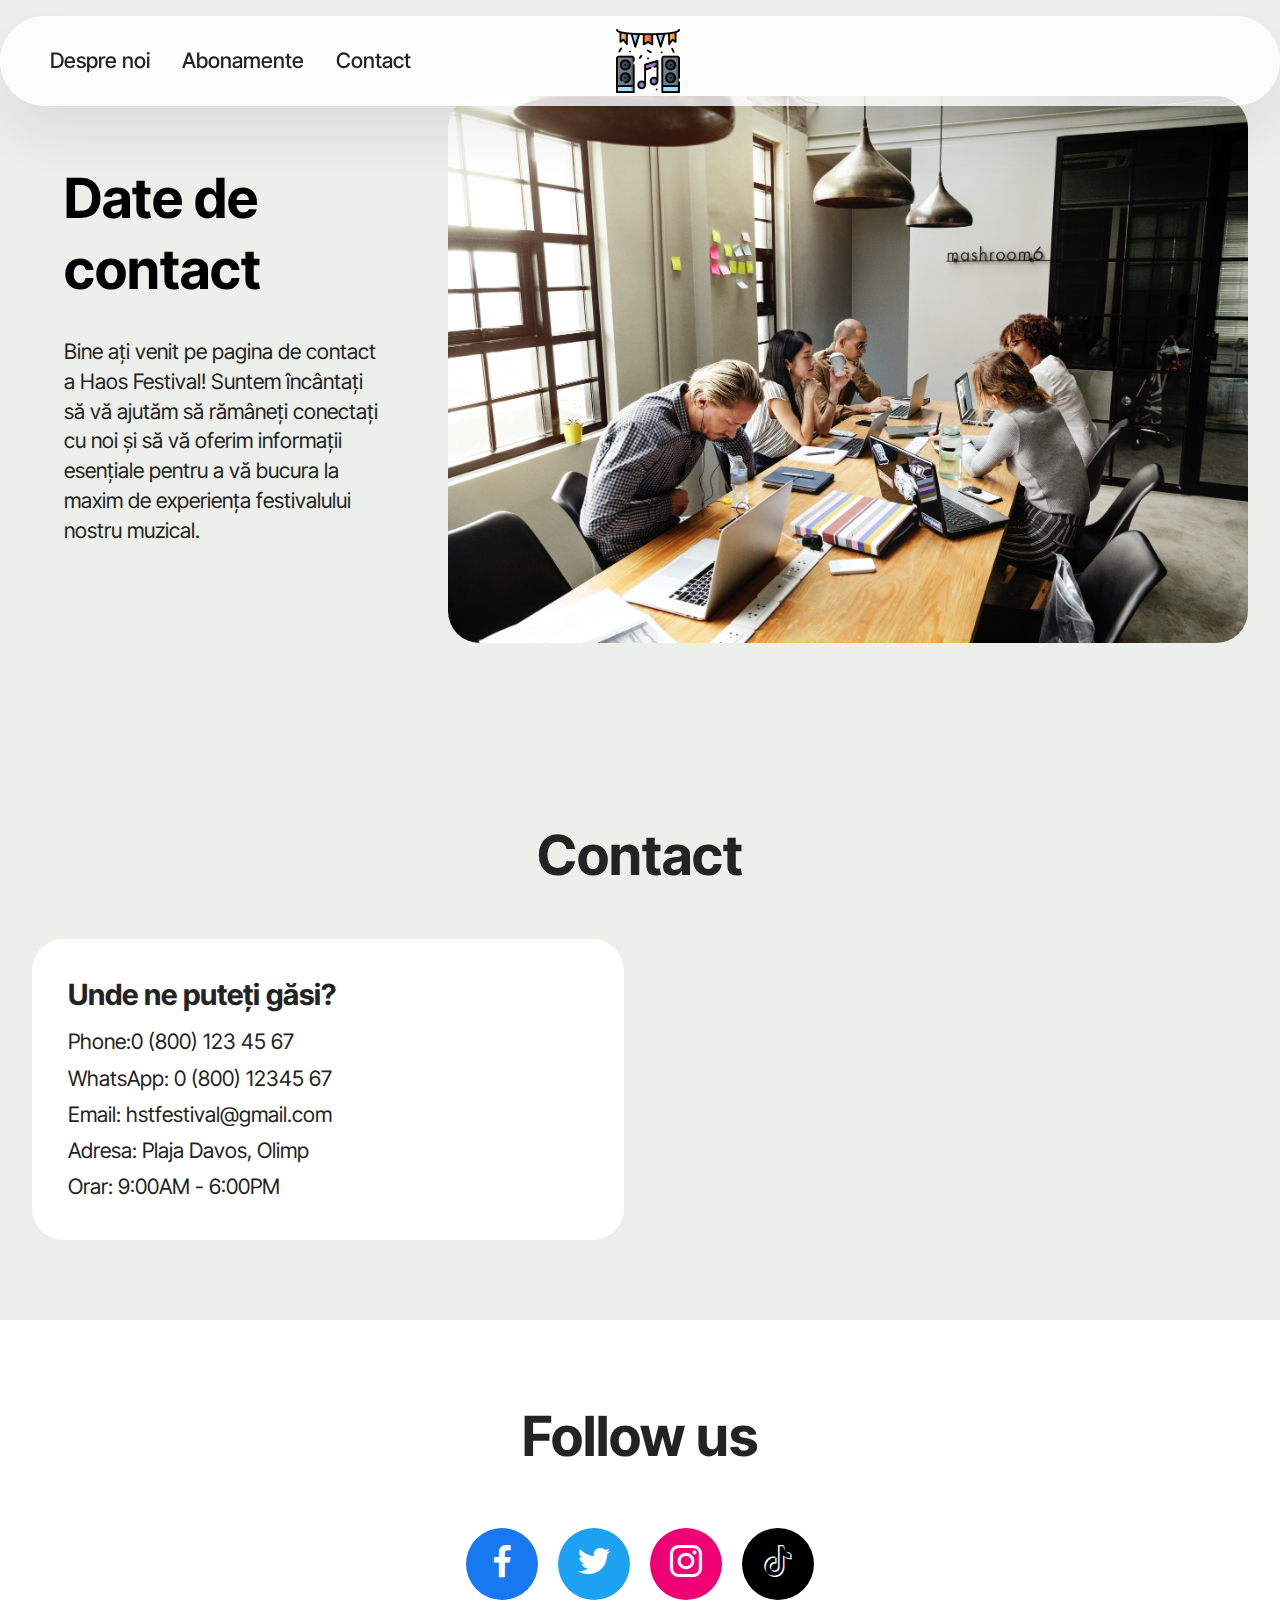
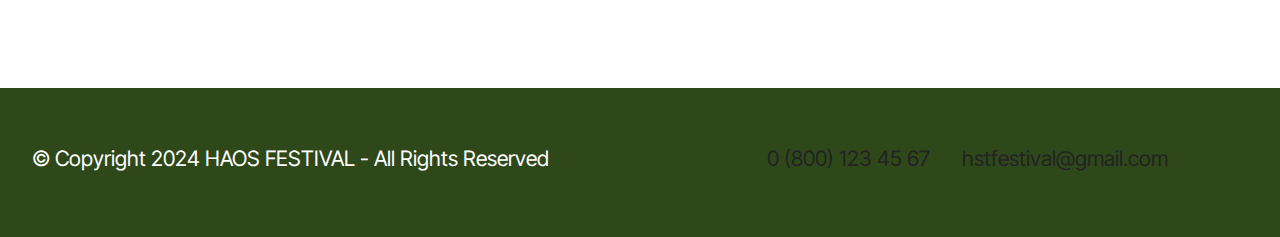
<file: page2.html>
<!DOCTYPE html>
<html lang="ro">
<head>
 
  <meta charset="UTF-8">
  <meta http-equiv="X-UA-Compatible" content="IE=edge">
  <meta name="author" content="Maria Cozma">
  <meta name="keywords" content="festival, eveniment, muzica">
  <meta name="viewport" content="width=device-width, initial-scale=1, minimum-scale=1">
  <link rel="shortcut icon" href="imagini4/music.png" type="image/x-icon">
  <meta name="description" content="Festival de muzică ce aduce in același loc artiști muzicali diferiți pentru a crea o atmosfera de neuitat. Bucură-te de sunetul eclectic al Haos Festival! Descoperă o călătorie muzicală care îmbină genurile captivante ale trap-ului, ritmurile hipnotice ale techno-ului și atmosfera distinctivă a muzicii indie. Alătură-te nouă pentru a experimenta artiști excepționali și pentru a trăi o experiență festivalieră care redefinește standardele în industria muzicală.">
  
  
  <title>Contact</title>
  <link rel="stylesheet" href="assets/web/assets/mobirise-icons2/mobirise2.css">
  <link rel="stylesheet" href="assets/bootstrap/css/bootstrap.min.css">
  <link rel="stylesheet" href="assets/bootstrap/css/bootstrap-grid.min.css">
  <link rel="stylesheet" href="assets/bootstrap/css/bootstrap-reboot.min.css">
  <link rel="stylesheet" href="assets/dropdown/css/style.css">
  <link rel="stylesheet" href="assets/socicon/css/styles.css">
  <link rel="stylesheet" href="assets/theme/css/style.css">
  <link rel="preload" href="https://fonts.googleapis.com/css?family=Inter+Tight:100,200,300,400,500,600,700,800,900,100i,200i,300i,400i,500i,600i,700i,800i,900i&display=swap" as="style" onload="this.onload=null;this.rel='stylesheet'">
  <noscript><link rel="stylesheet" href="https://fonts.googleapis.com/css?family=Inter+Tight:100,200,300,400,500,600,700,800,900,100i,200i,300i,400i,500i,600i,700i,800i,900i&display=swap"></noscript>
  <link rel="preload" as="style" href="assets/mobirise/css/mbr-additional.css?v=o7FY5e"><link rel="stylesheet" href="assets/mobirise/css/mbr-additional.css?v=o7FY5e" type="text/css">

  
  
  
</head>
<body>
  
  <section data-bs-version="5.1" class="menu menu4 cid-u1rVGgNDEd" once="menu" id="menu04-g">
	

	<nav class="navbar navbar-dropdown navbar-fixed-top navbar-expand-lg">
		<div class="container">
			<div class="navbar-brand">
				<span class="navbar-logo">
					<a href="index.html">
						<img src="imagini4/music.png" alt="logo festival" style="height: 4rem;">
					</a>
				</span>
				
			</div>
			<button class="navbar-toggler" type="button" data-toggle="collapse" data-bs-toggle="collapse" data-target="#navbarSupportedContent" data-bs-target="#navbarSupportedContent" aria-controls="navbarNavAltMarkup" aria-expanded="false" aria-label="Toggle navigation">
				<div class="hamburger">
					<span></span>
					<span></span>
					<span></span>
					<span></span>
				</div>
			</button>
			<div class="collapse navbar-collapse" id="navbarSupportedContent">
				<ul class="navbar-nav nav-dropdown nav-right" data-app-modern-menu="true"><li class="nav-item">
						<a class="nav-link link text-black display-4" href="index.html">Despre noi</a>
					</li>
					<li class="nav-item">
						<a class="nav-link link text-black show display-4" href="page1.html" aria-expanded="false">Abonamente</a>
					</li>
					<li class="nav-item">
						<a class="nav-link link text-black display-4" href="page2.html">Contact</a>
					</li></ul>
				
				
			</div>
		</div>
	</nav>
</section>

<section data-bs-version="5.1" class="header1 cid-u1saBjT1Wa" id="header01-h">
	

	
	

	<div class="container-fluid">
		<div class="row justify-content-center">
			<div class="col-12 col-md-12 col-lg-8 image-wrapper">
				<img class="w-100" src="imagini4/organizer1.jpg" alt="mai mulți oameni adunați la o masă, într-un birou">
			</div>
			<div class="col-12 col-lg col-md-12">
				<div class="text-wrapper align-left">
					<h1 class="mbr-section-title mbr-fonts-style mb-4 display-2"><strong>Date de contact</strong></h1>
					<p class="mbr-text mbr-fonts-style mb-4 display-7">
						Bine ați venit pe pagina de contact a Haos Festival! Suntem încântați să vă ajutăm să rămâneți conectați cu noi și să vă oferim informații esențiale pentru a vă bucura la maxim de experiența festivalului nostru muzical.
					</p>
					
				</div>
			</div>
		</div>
	</div>
</section>

<section data-bs-version="5.1" class="contacts02 map1 cid-u1saO8jRBC" id="contacts02-i">

    

    
    <div class="container">
        <div class="row justify-content-center">
            <div class="col-12 content-head">
                <div class="mbr-section-head mb-5">
                    <h2 class="mbr-section-title mbr-fonts-style align-center mb-0 display-2">
                        <strong>Contact</strong></h2>
                    
                </div>
            </div>
        </div>
        <div class="row justify-content-center">
            <div class="card col-12 col-md-12 col-lg-6">
                <div class="card-wrapper">
                    <div class="text-wrapper">
                        <h3 class="cardTitle mbr-fonts-style mb-2 display-5"><strong>Unde ne puteți găsi?</strong></h3>
                        <ul class="list mbr-fonts-style display-7">
                            <li class="mbr-text item-wrap">Phone:0 (800) 123 45 67</li>
                            <li class="mbr-text item-wrap">WhatsApp: 0 (800) 12345 67</li>
                            <li class="mbr-text item-wrap">Email: hstfestival@gmail.com</li>
                            <li class="mbr-text item-wrap">Adresa: Plaja Davos, Olimp</li>
                            <li class="mbr-text item-wrap">Orar: 9:00AM - 6:00PM</li>
                        </ul>
                    </div>
                </div>
            </div>
            <div class="map-wrapper col-md-12 col-lg-6">
                <div class="google-map"><iframe frameborder="0" style="border:0" src="https://www.google.com/maps/embed?pb=!1m14!1m8!1m3!1d11502.085817819625!2d28.6107242!3d43.8864657!3m2!1i1024!2i768!4f13.1!3m3!1m2!1s0x40bb27d320408ff5%3A0x50c0462d9a408a30!2sDavos%20Beach!5e0!3m2!1sro!2sro!4v1705339594014!5m2!1sro!2sro" allowfullscreen=""></iframe></div>
            </div>
        </div>
    </div>
</section>

<section data-bs-version="5.1" class="social4 cid-u1sbkRQgS4" id="social04-j">
    
    
    

    <div class="container">
        <div class="media-container-row">
            <div class="col-12">
                <h3 class="mbr-section-title align-center mb-5 mbr-fonts-style display-2">
                    <strong>Follow us</strong>
                </h3>
                <div class="social-list align-center">
                    <a class="iconfont-wrapper bg-facebook m-2 " target="_blank" href="https://www.facebook.com/?locale=ro_RO">
                        <span class="socicon-facebook socicon"></span>
                    </a>
                    <a class="iconfont-wrapper bg-twitter m-2" href="https://twitter.com/" target="_blank">
                        <span class="socicon-twitter socicon"></span>
                    </a>
                    <a class="iconfont-wrapper bg-instagram m-2" href="https://www.instagram.com/" target="_blank">
                        <span class="socicon-instagram socicon"></span>
                    </a>
                      <a class="iconfont-wrapper bg-tiktok m-2" href="https://www.tiktok.com/en/" target="_blank">
                        <span class="socicon-tiktok socicon"></span>
                    </a>
                    
                    
                </div>
            </div>
        </div>
    </div>
</section>

<section data-bs-version="5.1" class="footer2 cid-u1sp1ZZPvf" once="footers" id="footer02-n">
    

    
    

    <div class="container">
        <div class="row">
            <div class="col-12 col-lg-6 center mt-2 mb-3">
                <p class="mbr-fonts-style copyright mb-0 display-7">
                    © Copyright 2024 HAOS FESTIVAL - All Rights Reserved
                </p>
            </div>
            <div class="col-12 col-lg-6 center">
                <div class="row-links mt-2 mb-3">
                    <ul class="row-links-soc">
                        
                        
                        
                        
                    <li class="row-links-soc-item mbr-fonts-style display-7">0 (800) 123 45 67</li><li class="row-links-soc-item mbr-fonts-style display-7">hstfestival@gmail.com</li><li class="row-links-soc-item mbr-fonts-style display-7"></li><li class="row-links-soc-item mbr-fonts-style display-7"></li></ul>
                </div>
            </div>
        </div>
    </div>
</section>
<script src="assets/bootstrap/js/bootstrap.bundle.min.js"></script>
<script src="assets/smoothscroll/smooth-scroll.js"></script> 
<script src="assets/ytplayer/index.js"></script> 
<script src="assets/dropdown/js/navbar-dropdown.js"></script>  
<script src="assets/theme/js/script.js"></script>  
  
  
</body>
</html>
</file>
<file: assets/web/assets/mobirise-icons2/mobirise2.css>
@font-face {
  font-family: 'Moririse2';
  font-display: swap;
  src:  url('mobirise2.eot?f2bix4');
  src:  url('mobirise2.eot?f2bix4#iefix') format('embedded-opentype'),
    url('mobirise2.ttf?f2bix4') format('truetype'),
    url('mobirise2.woff?f2bix4') format('woff'),
    url('mobirise2.svg?f2bix4#mobirise2') format('svg');
  font-weight: normal;
  font-style: normal;
}

[class^="mobi-"], [class*=" mobi-"] {
  /* use !important to prevent issues with browser extensions that change fonts */
  font-family: 'Moririse2' !important;
  speak: none;
  font-style: normal;
  font-weight: normal;
  font-variant: normal;
  text-transform: none;
  line-height: 1;

  /* Better Font Rendering =========== */
  -webkit-font-smoothing: antialiased;
  -moz-osx-font-smoothing: grayscale;
}

.mobi-mbri-add-submenu:before {
  content: "\e900";
}
.mobi-mbri-alert:before {
  content: "\e901";
}
.mobi-mbri-align-center:before {
  content: "\e902";
}
.mobi-mbri-align-justify:before {
  content: "\e903";
}
.mobi-mbri-align-left:before {
  content: "\e904";
}
.mobi-mbri-align-right:before {
  content: "\e905";
}
.mobi-mbri-android:before {
  content: "\e906";
}
.mobi-mbri-apple:before {
  content: "\e907";
}
.mobi-mbri-arrow-down:before {
  content: "\e908";
}
.mobi-mbri-arrow-next:before {
  content: "\e909";
}
.mobi-mbri-arrow-prev:before {
  content: "\e90a";
}
.mobi-mbri-arrow-up:before {
  content: "\e90b";
}
.mobi-mbri-bold:before {
  content: "\e90c";
}
.mobi-mbri-bookmark:before {
  content: "\e90d";
}
.mobi-mbri-bootstrap:before {
  content: "\e90e";
}
.mobi-mbri-briefcase:before {
  content: "\e90f";
}
.mobi-mbri-browse:before {
  content: "\e910";
}
.mobi-mbri-bulleted-list:before {
  content: "\e911";
}
.mobi-mbri-calendar:before {
  content: "\e912";
}
.mobi-mbri-camera:before {
  content: "\e913";
}
.mobi-mbri-cart-add:before {
  content: "\e914";
}
.mobi-mbri-cart-full:before {
  content: "\e915";
}
.mobi-mbri-cash:before {
  content: "\e916";
}
.mobi-mbri-change-style:before {
  content: "\e917";
}
.mobi-mbri-chat:before {
  content: "\e918";
}
.mobi-mbri-clock:before {
  content: "\e919";
}
.mobi-mbri-close:before {
  content: "\e91a";
}
.mobi-mbri-cloud:before {
  content: "\e91b";
}
.mobi-mbri-code:before {
  content: "\e91c";
}
.mobi-mbri-contact-form:before {
  content: "\e91d";
}
.mobi-mbri-credit-card:before {
  content: "\e91e";
}
.mobi-mbri-cursor-click:before {
  content: "\e91f";
}
.mobi-mbri-cust-feedback:before {
  content: "\e920";
}
.mobi-mbri-database:before {
  content: "\e921";
}
.mobi-mbri-delivery:before {
  content: "\e922";
}
.mobi-mbri-desktop:before {
  content: "\e923";
}
.mobi-mbri-devices:before {
  content: "\e924";
}
.mobi-mbri-down:before {
  content: "\e925";
}
.mobi-mbri-download-2:before {
  content: "\e926";
}
.mobi-mbri-download:before {
  content: "\e927";
}
.mobi-mbri-drag-n-drop-2:before {
  content: "\e928";
}
.mobi-mbri-drag-n-drop:before {
  content: "\e929";
}
.mobi-mbri-edit-2:before {
  content: "\e92a";
}
.mobi-mbri-edit:before {
  content: "\e92b";
}
.mobi-mbri-error:before {
  content: "\e92c";
}
.mobi-mbri-extension:before {
  content: "\e92d";
}
.mobi-mbri-features:before {
  content: "\e92e";
}
.mobi-mbri-file:before {
  content: "\e92f";
}
.mobi-mbri-flag:before {
  content: "\e930";
}
.mobi-mbri-folder:before {
  content: "\e931";
}
.mobi-mbri-gift:before {
  content: "\e932";
}
.mobi-mbri-github:before {
  content: "\e933";
}
.mobi-mbri-globe-2:before {
  content: "\e934";
}
.mobi-mbri-globe:before {
  content: "\e935";
}
.mobi-mbri-growing-chart:before {
  content: "\e936";
}
.mobi-mbri-hearth:before {
  content: "\e937";
}
.mobi-mbri-help:before {
  content: "\e938";
}
.mobi-mbri-home:before {
  content: "\e939";
}
.mobi-mbri-hot-cup:before {
  content: "\e93a";
}
.mobi-mbri-idea:before {
  content: "\e93b";
}
.mobi-mbri-image-gallery:before {
  content: "\e93c";
}
.mobi-mbri-image-slider:before {
  content: "\e93d";
}
.mobi-mbri-info:before {
  content: "\e93e";
}
.mobi-mbri-italic:before {
  content: "\e93f";
}
.mobi-mbri-key:before {
  content: "\e940";
}
.mobi-mbri-laptop:before {
  content: "\e941";
}
.mobi-mbri-layers:before {
  content: "\e942";
}
.mobi-mbri-left-right:before {
  content: "\e943";
}
.mobi-mbri-left:before {
  content: "\e944";
}
.mobi-mbri-letter:before {
  content: "\e945";
}
.mobi-mbri-like:before {
  content: "\e946";
}
.mobi-mbri-link:before {
  content: "\e947";
}
.mobi-mbri-lock:before {
  content: "\e948";
}
.mobi-mbri-login:before {
  content: "\e949";
}
.mobi-mbri-logout:before {
  content: "\e94a";
}
.mobi-mbri-magic-stick:before {
  content: "\e94b";
}
.mobi-mbri-map-pin:before {
  content: "\e94c";
}
.mobi-mbri-menu:before {
  content: "\e94d";
}
.mobi-mbri-mobile-2:before {
  content: "\e94e";
}
.mobi-mbri-mobile-horizontal:before {
  content: "\e94f";
}
.mobi-mbri-mobile:before {
  content: "\e950";
}
.mobi-mbri-mobirise:before {
  content: "\e951";
}
.mobi-mbri-more-horizontal:before {
  content: "\e952";
}
.mobi-mbri-more-vertical:before {
  content: "\e953";
}
.mobi-mbri-music:before {
  content: "\e954";
}
.mobi-mbri-new-file:before {
  content: "\e955";
}
.mobi-mbri-numbered-list:before {
  content: "\e956";
}
.mobi-mbri-opened-folder:before {
  content: "\e957";
}
.mobi-mbri-pages:before {
  content: "\e958";
}
.mobi-mbri-paper-plane:before {
  content: "\e959";
}
.mobi-mbri-paperclip:before {
  content: "\e95a";
}
.mobi-mbri-phone:before {
  content: "\e95b";
}
.mobi-mbri-photo:before {
  content: "\e95c";
}
.mobi-mbri-photos:before {
  content: "\e95d";
}
.mobi-mbri-pin:before {
  content: "\e95e";
}
.mobi-mbri-play:before {
  content: "\e95f";
}
.mobi-mbri-plus:before {
  content: "\e960";
}
.mobi-mbri-preview:before {
  content: "\e961";
}
.mobi-mbri-print:before {
  content: "\e962";
}
.mobi-mbri-protect:before {
  content: "\e963";
}
.mobi-mbri-question:before {
  content: "\e964";
}
.mobi-mbri-quote-left:before {
  content: "\e965";
}
.mobi-mbri-quote-right:before {
  content: "\e966";
}
.mobi-mbri-redo:before {
  content: "\e967";
}
.mobi-mbri-refresh:before {
  content: "\e968";
}
.mobi-mbri-responsive-2:before {
  content: "\e969";
}
.mobi-mbri-responsive:before {
  content: "\e96a";
}
.mobi-mbri-right:before {
  content: "\e96b";
}
.mobi-mbri-rocket:before {
  content: "\e96c";
}
.mobi-mbri-sad-face:before {
  content: "\e96d";
}
.mobi-mbri-sale:before {
  content: "\e96e";
}
.mobi-mbri-save:before {
  content: "\e96f";
}
.mobi-mbri-search:before {
  content: "\e970";
}
.mobi-mbri-setting-2:before {
  content: "\e971";
}
.mobi-mbri-setting-3:before {
  content: "\e972";
}
.mobi-mbri-setting:before {
  content: "\e973";
}
.mobi-mbri-share:before {
  content: "\e974";
}
.mobi-mbri-shopping-bag:before {
  content: "\e975";
}
.mobi-mbri-shopping-basket:before {
  content: "\e976";
}
.mobi-mbri-shopping-cart:before {
  content: "\e977";
}
.mobi-mbri-sites:before {
  content: "\e978";
}
.mobi-mbri-smile-face:before {
  content: "\e979";
}
.mobi-mbri-speed:before {
  content: "\e97a";
}
.mobi-mbri-star:before {
  content: "\e97b";
}
.mobi-mbri-success:before {
  content: "\e97c";
}
.mobi-mbri-sun:before {
  content: "\e97d";
}
.mobi-mbri-sun2:before {
  content: "\e97e";
}
.mobi-mbri-tablet-vertical:before {
  content: "\e97f";
}
.mobi-mbri-tablet:before {
  content: "\e980";
}
.mobi-mbri-target:before {
  content: "\e981";
}
.mobi-mbri-timer:before {
  content: "\e982";
}
.mobi-mbri-to-ftp:before {
  content: "\e983";
}
.mobi-mbri-to-local-drive:before {
  content: "\e984";
}
.mobi-mbri-touch-swipe:before {
  content: "\e985";
}
.mobi-mbri-touch:before {
  content: "\e986";
}
.mobi-mbri-trash:before {
  content: "\e987";
}
.mobi-mbri-underline:before {
  content: "\e988";
}
.mobi-mbri-undo:before {
  content: "\e989";
}
.mobi-mbri-unlink:before {
  content: "\e98a";
}
.mobi-mbri-unlock:before {
  content: "\e98b";
}
.mobi-mbri-up-down:before {
  content: "\e98c";
}
.mobi-mbri-up:before {
  content: "\e98d";
}
.mobi-mbri-update:before {
  content: "\e98e";
}
.mobi-mbri-upload-2:before {
  content: "\e98f";
}
.mobi-mbri-upload:before {
  content: "\e990";
}
.mobi-mbri-user-2:before {
  content: "\e991";
}
.mobi-mbri-user:before {
  content: "\e992";
}
.mobi-mbri-users:before {
  content: "\e993";
}
.mobi-mbri-video-play:before {
  content: "\e994";
}
.mobi-mbri-video:before {
  content: "\e995";
}
.mobi-mbri-watch:before {
  content: "\e996";
}
.mobi-mbri-website-theme-2:before {
  content: "\e997";
}
.mobi-mbri-website-theme:before {
  content: "\e998";
}
.mobi-mbri-wifi:before {
  content: "\e999";
}
.mobi-mbri-windows:before {
  content: "\e99a";
}
.mobi-mbri-zoom-in:before {
  content: "\e99b";
}
.mobi-mbri-zoom-out:before {
  content: "\e99c";
}
</file>
<file: assets/dropdown/css/style.css>
.navbar-dropdown {
  left: 0;
  padding: 0;
  position: absolute;
  right: 0;
  top: 0;
  transition: all 0.45s ease;
  z-index: 1030;
  background: #282828; }
  .navbar-dropdown .navbar-logo {
    margin-right: 0.8rem;
    transition: margin 0.3s ease-in-out;
    vertical-align: middle; }
    .navbar-dropdown .navbar-logo img {
      height: 3.125rem;
      transition: all 0.3s ease-in-out; }
    .navbar-dropdown .navbar-logo.mbr-iconfont {
      font-size: 3.125rem;
      line-height: 3.125rem; }
  .navbar-dropdown .navbar-caption {
    font-weight: 700;
    white-space: normal;
    vertical-align: -4px;
    line-height: 3.125rem !important; }
    .navbar-dropdown .navbar-caption, .navbar-dropdown .navbar-caption:hover {
      color: inherit;
      text-decoration: none; }
  .navbar-dropdown .mbr-iconfont + .navbar-caption {
    vertical-align: -1px; }
  .navbar-dropdown.navbar-fixed-top {
    position: fixed; }
  .navbar-dropdown .navbar-brand span {
    vertical-align: -4px; }
  .navbar-dropdown.bg-color.transparent {
    background: none; }
  .navbar-dropdown.navbar-short .navbar-brand {
    padding: 0.625rem 0; }
    .navbar-dropdown.navbar-short .navbar-brand span {
      vertical-align: -1px; }
  .navbar-dropdown.navbar-short .navbar-caption {
    line-height: 2.375rem !important;
    vertical-align: -2px; }
  .navbar-dropdown.navbar-short .navbar-logo {
    margin-right: 0.5rem; }
    .navbar-dropdown.navbar-short .navbar-logo img {
      height: 2.375rem; }
    .navbar-dropdown.navbar-short .navbar-logo.mbr-iconfont {
      font-size: 2.375rem;
      line-height: 2.375rem; }
  .navbar-dropdown.navbar-short .mbr-table-cell {
    height: 3.625rem; }
  .navbar-dropdown .navbar-close {
    left: 0.6875rem;
    position: fixed;
    top: 0.75rem;
    z-index: 1000; }
  .navbar-dropdown .hamburger-icon {
    content: "";
    display: inline-block;
    vertical-align: middle;
    width: 16px;
    -webkit-box-shadow: 0 -6px 0 1px #282828,0 0 0 1px #282828,0 6px 0 1px #282828;
    -moz-box-shadow: 0 -6px 0 1px #282828,0 0 0 1px #282828,0 6px 0 1px #282828;
    box-shadow: 0 -6px 0 1px #282828,0 0 0 1px #282828,0 6px 0 1px #282828; }

.dropdown-menu .dropdown-toggle[data-toggle="dropdown-submenu"]::after {
  border-bottom: 0.35em solid transparent;
  border-left: 0.35em solid;
  border-right: 0;
  border-top: 0.35em solid transparent;
  margin-left: 0.3rem; }

.dropdown-menu .dropdown-item:focus {
  outline: 0; }

.nav-dropdown {
  font-size: 0.75rem;
  font-weight: 500;
  height: auto !important; }
  .nav-dropdown .nav-btn {
    padding-left: 1rem; }
  .nav-dropdown .link {
    margin: .667em 1.667em;
    font-weight: 500;
    padding: 0;
    transition: color .2s ease-in-out; }
    .nav-dropdown .link.dropdown-toggle {
      margin-right: 2.583em; }
      .nav-dropdown .link.dropdown-toggle::after {
        margin-left: .25rem;
        border-top: 0.35em solid;
        border-right: 0.35em solid transparent;
        border-left: 0.35em solid transparent;
        border-bottom: 0; }
      .nav-dropdown .link.dropdown-toggle[aria-expanded="true"] {
        margin: 0;
        padding: 0.667em 3.263em  0.667em 1.667em; }
  .nav-dropdown .link::after,
  .nav-dropdown .dropdown-item::after {
    color: inherit; }
  .nav-dropdown .btn {
    font-size: 0.75rem;
    font-weight: 700;
    letter-spacing: 0;
    margin-bottom: 0;
    padding-left: 1.25rem;
    padding-right: 1.25rem; }
  .nav-dropdown .dropdown-menu {
    border-radius: 0;
    border: 0;
    left: 0;
    margin: 0;
    padding-bottom: 1.25rem;
    padding-top: 1.25rem;
    position: relative; }
  .nav-dropdown .dropdown-submenu {
    margin-left: 0.125rem;
    top: 0; }
  .nav-dropdown .dropdown-item {
    font-weight: 500;
    line-height: 2;
    padding: 0.3846em 4.615em 0.3846em 1.5385em;
    position: relative;
    transition: color .2s ease-in-out, background-color .2s ease-in-out; }
    .nav-dropdown .dropdown-item::after {
      margin-top: -0.3077em;
      position: absolute;
      right: 1.1538em;
      top: 50%; }
    .nav-dropdown .dropdown-item:focus, .nav-dropdown .dropdown-item:hover {
      background: none; }

@media (max-width: 767px) {
  .nav-dropdown.navbar-toggleable-sm {
    bottom: 0;
    display: none;
    left: 0;
    overflow-x: hidden;
    position: fixed;
    top: 0;
    transform: translateX(-100%);
    -ms-transform: translateX(-100%);
    -webkit-transform: translateX(-100%);
    width: 18.75rem;
    z-index: 999; } }
.nav-dropdown.navbar-toggleable-xl {
  bottom: 0;
  display: none;
  left: 0;
  overflow-x: hidden;
  position: fixed;
  top: 0;
  transform: translateX(-100%);
  -ms-transform: translateX(-100%);
  -webkit-transform: translateX(-100%);
  width: 18.75rem;
  z-index: 999; }

.nav-dropdown-sm {
  display: block !important;
  overflow-x: hidden;
  overflow: auto;
  padding-top: 3.875rem; }
  .nav-dropdown-sm::after {
    content: "";
    display: block;
    height: 3rem;
    width: 100%; }
  .nav-dropdown-sm.collapse.in ~ .navbar-close {
    display: block !important; }
  .nav-dropdown-sm.collapsing, .nav-dropdown-sm.collapse.in {
    transform: translateX(0);
    -ms-transform: translateX(0);
    -webkit-transform: translateX(0);
    transition: all 0.25s ease-out;
    -webkit-transition: all 0.25s ease-out;
    background: #282828; }
  .nav-dropdown-sm.collapsing[aria-expanded="false"] {
    transform: translateX(-100%);
    -ms-transform: translateX(-100%);
    -webkit-transform: translateX(-100%); }
  .nav-dropdown-sm .nav-item {
    display: block;
    margin-left: 0 !important;
    padding-left: 0; }
  .nav-dropdown-sm .link,
  .nav-dropdown-sm .dropdown-item {
    border-top: 1px dotted rgba(255, 255, 255, 0.1);
    font-size: 0.8125rem;
    line-height: 1.6;
    margin: 0 !important;
    padding: 0.875rem 2.4rem 0.875rem 1.5625rem !important;
    position: relative;
    white-space: normal; }
    .nav-dropdown-sm .link:focus, .nav-dropdown-sm .link:hover,
    .nav-dropdown-sm .dropdown-item:focus,
    .nav-dropdown-sm .dropdown-item:hover {
      background: rgba(0, 0, 0, 0.2) !important;
      color: #c0a375; }
  .nav-dropdown-sm .nav-btn {
    position: relative;
    padding: 1.5625rem 1.5625rem 0 1.5625rem; }
    .nav-dropdown-sm .nav-btn::before {
      border-top: 1px dotted rgba(255, 255, 255, 0.1);
      content: "";
      left: 0;
      position: absolute;
      top: 0;
      width: 100%; }
    .nav-dropdown-sm .nav-btn + .nav-btn {
      padding-top: 0.625rem; }
      .nav-dropdown-sm .nav-btn + .nav-btn::before {
        display: none; }
  .nav-dropdown-sm .btn {
    padding: 0.625rem 0; }
  .nav-dropdown-sm .dropdown-toggle[data-toggle="dropdown-submenu"]::after {
    margin-left: .25rem;
    border-top: 0.35em solid;
    border-right: 0.35em solid transparent;
    border-left: 0.35em solid transparent;
    border-bottom: 0; }
  .nav-dropdown-sm .dropdown-toggle[data-toggle="dropdown-submenu"][aria-expanded="true"]::after {
    border-top: 0;
    border-right: 0.35em solid transparent;
    border-left: 0.35em solid transparent;
    border-bottom: 0.35em solid; }
  .nav-dropdown-sm .dropdown-menu {
    margin: 0;
    padding: 0;
    position: relative;
    top: 0;
    left: 0;
    width: 100%;
    border: 0;
    float: none;
    border-radius: 0;
    background: none; }
  .nav-dropdown-sm .dropdown-submenu {
    left: 100%;
    margin-left: 0.125rem;
    margin-top: -1.25rem;
    top: 0; }

.navbar-toggleable-sm .nav-dropdown .dropdown-menu {
  position: absolute; }

.navbar-toggleable-sm .nav-dropdown .dropdown-submenu {
  left: 100%;
  margin-left: 0.125rem;
  margin-top: -1.25rem;
  top: 0; }

.navbar-toggleable-sm.opened .nav-dropdown .dropdown-menu {
  position: relative; }

.navbar-toggleable-sm.opened .nav-dropdown .dropdown-submenu {
  left: 0;
  margin-left: 00rem;
  margin-top: 0rem;
  top: 0; }

.is-builder .nav-dropdown.collapsing {
  transition: none !important; }
</file>
<file: assets/theme/css/style.css>
@charset "UTF-8";
section {
  background-color: #ffffff;
}

body {
  font-style: normal;
  line-height: 1.5;
  font-weight: 400;
  color: #232323;
  position: relative;
}

button {
  background-color: transparent;
  border-color: transparent;
}

.embla__button,
.carousel-control {
  background-color: #edefea !important;
  opacity: 0.8 !important;
  color: #464845 !important;
  border-color: #edefea !important;
}

.carousel .close,
.modalWindow .close {
  background-color: #edefea !important;
  color: #464845 !important;
  border-color: #edefea !important;
  opacity: 0.8 !important;
}

.carousel .close:hover,
.modalWindow .close:hover {
  opacity: 1 !important;
}

.carousel-indicators li {
  background-color: #edefea !important;
  border: 2px solid #464845 !important;
}

.carousel-indicators li:hover,
.carousel-indicators li:active {
  opacity: 0.8 !important;
}

.embla__button:hover,
.carousel-control:hover {
  background-color: #edefea !important;
  opacity: 1 !important;
}

.modalWindow-video-container {
  height: 80%;
}

section,
.container,
.container-fluid {
  position: relative;
  word-wrap: break-word;
}

a.mbr-iconfont:hover {
  text-decoration: none;
}

.article .lead p,
.article .lead ul,
.article .lead ol,
.article .lead pre,
.article .lead blockquote {
  margin-bottom: 0;
}

a {
  font-style: normal;
  font-weight: 400;
  cursor: pointer;
}
a, a:hover {
  text-decoration: none;
}

.mbr-section-title {
  font-style: normal;
  line-height: 1.3;
}

.mbr-section-subtitle {
  line-height: 1.3;
}

.mbr-text {
  font-style: normal;
  line-height: 1.7;
}

h1,
h2,
h3,
h4,
h5,
h6,
.display-1,
.display-2,
.display-4,
.display-5,
.display-7,
span,
p,
a {
  line-height: 1;
  word-break: break-word;
  word-wrap: break-word;
  font-weight: 400;
}

b,
strong {
  font-weight: bold;
}

input:-webkit-autofill, input:-webkit-autofill:hover, input:-webkit-autofill:focus, input:-webkit-autofill:active {
  transition-delay: 9999s;
  -webkit-transition-property: background-color, color;
  transition-property: background-color, color;
}

textarea[type=hidden] {
  display: none;
}

section {
  background-position: 50% 50%;
  background-repeat: no-repeat;
  background-size: cover;
}
section .mbr-background-video,
section .mbr-background-video-preview {
  position: absolute;
  bottom: 0;
  left: 0;
  right: 0;
  top: 0;
}

.hidden {
  visibility: hidden;
}

.mbr-z-index20 {
  z-index: 20;
}

/*! Base colors */
.mbr-white {
  color: #ffffff;
}

.mbr-black {
  color: #111111;
}

.mbr-bg-white {
  background-color: #ffffff;
}

.mbr-bg-black {
  background-color: #000000;
}

/*! Text-aligns */
.align-left {
  text-align: left;
}

.align-center {
  text-align: center;
}

.align-right {
  text-align: right;
}

/*! Font-weight  */
.mbr-light {
  font-weight: 300;
}

.mbr-regular {
  font-weight: 400;
}

.mbr-semibold {
  font-weight: 500;
}

.mbr-bold {
  font-weight: 700;
}

/*! Media  */
.media-content {
  flex-basis: 100%;
}

.media-container-row {
  display: flex;
  flex-direction: row;
  flex-wrap: wrap;
  justify-content: center;
  align-content: center;
  align-items: start;
}
.media-container-row .media-size-item {
  width: 400px;
}

.media-container-column {
  display: flex;
  flex-direction: column;
  flex-wrap: wrap;
  justify-content: center;
  align-content: center;
  align-items: stretch;
}
.media-container-column > * {
  width: 100%;
}

@media (min-width: 992px) {
  .media-container-row {
    flex-wrap: nowrap;
  }
}
figure {
  margin-bottom: 0;
  overflow: hidden;
}

figure[mbr-media-size] {
  transition: width 0.1s;
}

img,
iframe {
  display: block;
  width: 100%;
}

.card {
  background-color: transparent;
  border: none;
}

.card-box {
  width: 100%;
}

.card-img {
  text-align: center;
  flex-shrink: 0;
  -webkit-flex-shrink: 0;
}

.media {
  max-width: 100%;
  margin: 0 auto;
}

.mbr-figure {
  align-self: center;
}

.media-container > div {
  max-width: 100%;
}

.mbr-figure img,
.card-img img {
  width: 100%;
}

@media (max-width: 991px) {
  .media-size-item {
    width: auto !important;
  }
  .media {
    width: auto;
  }
  .mbr-figure {
    width: 100% !important;
  }
}
/*! Buttons */
.mbr-section-btn {
  margin-left: -0.6rem;
  margin-right: -0.6rem;
  font-size: 0;
}

.btn {
  font-weight: 600;
  border-width: 1px;
  font-style: normal;
  margin: 0.6rem 0.6rem;
  white-space: normal;
  transition: all 0.2s ease-in-out;
  display: inline-flex;
  align-items: center;
  justify-content: center;
  word-break: break-word;
}

.btn-sm {
  font-weight: 600;
  letter-spacing: 0px;
  transition: all 0.3s ease-in-out;
}

.btn-md {
  font-weight: 600;
  letter-spacing: 0px;
  transition: all 0.3s ease-in-out;
}

.btn-lg {
  font-weight: 600;
  letter-spacing: 0px;
  transition: all 0.3s ease-in-out;
}

.btn-form {
  margin: 0;
}
.btn-form:hover {
  cursor: pointer;
}

nav .mbr-section-btn {
  margin-left: 0rem;
  margin-right: 0rem;
}

/*! Btn icon margin */
.btn .mbr-iconfont,
.btn.btn-sm .mbr-iconfont {
  order: 1;
  cursor: pointer;
  margin-left: 0.5rem;
  vertical-align: sub;
}

.btn.btn-md .mbr-iconfont,
.btn.btn-md .mbr-iconfont {
  margin-left: 0.8rem;
}

.mbr-regular {
  font-weight: 400;
}

.mbr-semibold {
  font-weight: 500;
}

.mbr-bold {
  font-weight: 700;
}

[type=submit] {
  -webkit-appearance: none;
}

/*! Full-screen */
.mbr-fullscreen .mbr-overlay {
  min-height: 100vh;
}

.mbr-fullscreen {
  display: flex;
  display: -moz-flex;
  display: -ms-flex;
  display: -o-flex;
  align-items: center;
  min-height: 100vh;
  padding-top: 3rem;
  padding-bottom: 3rem;
}

/*! Map */
.map {
  height: 25rem;
  position: relative;
}
.map iframe {
  width: 100%;
  height: 100%;
}

/*! Scroll to top arrow */
.mbr-arrow-up {
  bottom: 25px;
  right: 90px;
  position: fixed;
  text-align: right;
  z-index: 5000;
  color: #ffffff;
  font-size: 22px;
}

.mbr-arrow-up a {
  background: rgba(0, 0, 0, 0.2);
  border-radius: 50%;
  color: #fff;
  display: inline-block;
  height: 60px;
  width: 60px;
  border: 2px solid #fff;
  outline-style: none !important;
  position: relative;
  text-decoration: none;
  transition: all 0.3s ease-in-out;
  cursor: pointer;
  text-align: center;
}
.mbr-arrow-up a:hover {
  background-color: rgba(0, 0, 0, 0.4);
}
.mbr-arrow-up a i {
  line-height: 60px;
}

.mbr-arrow-up-icon {
  display: block;
  color: #fff;
}

.mbr-arrow-up-icon::before {
  content: "›";
  display: inline-block;
  font-family: serif;
  font-size: 22px;
  line-height: 1;
  font-style: normal;
  position: relative;
  top: 6px;
  left: -4px;
  transform: rotate(-90deg);
}

/*! Arrow Down */
.mbr-arrow {
  position: absolute;
  bottom: 45px;
  left: 50%;
  width: 60px;
  height: 60px;
  cursor: pointer;
  background-color: rgba(80, 80, 80, 0.5);
  border-radius: 50%;
  transform: translateX(-50%);
}
@media (max-width: 767px) {
  .mbr-arrow {
    display: none;
  }
}
.mbr-arrow > a {
  display: inline-block;
  text-decoration: none;
  outline-style: none;
  animation: arrowdown 1.7s ease-in-out infinite;
  color: #ffffff;
}
.mbr-arrow > a > i {
  position: absolute;
  top: -2px;
  left: 15px;
  font-size: 2rem;
}

#scrollToTop a i::before {
  content: "";
  position: absolute;
  display: block;
  border-bottom: 2.5px solid #fff;
  border-left: 2.5px solid #fff;
  width: 27.8%;
  height: 27.8%;
  left: 50%;
  top: 51%;
  transform: translateY(-30%) translateX(-50%) rotate(135deg);
}

@keyframes arrowdown {
  0% {
    transform: translateY(0px);
  }
  50% {
    transform: translateY(-5px);
  }
  100% {
    transform: translateY(0px);
  }
}
@media (max-width: 500px) {
  .mbr-arrow-up {
    left: 0;
    right: 0;
    text-align: center;
  }
}
/*Gradients animation*/
@keyframes gradient-animation {
  from {
    background-position: 0% 100%;
    animation-timing-function: ease-in-out;
  }
  to {
    background-position: 100% 0%;
    animation-timing-function: ease-in-out;
  }
}
.bg-gradient {
  background-size: 200% 200%;
  animation: gradient-animation 5s infinite alternate;
  -webkit-animation: gradient-animation 5s infinite alternate;
}

.menu .navbar-brand {
  display: -webkit-flex;
}
.menu .navbar-brand span {
  display: flex;
  display: -webkit-flex;
}
.menu .navbar-brand .navbar-caption-wrap {
  display: -webkit-flex;
}
.menu .navbar-brand .navbar-logo img {
  display: -webkit-flex;
  width: auto;
}
@media (min-width: 768px) and (max-width: 991px) {
  .menu .navbar-toggleable-sm .navbar-nav {
    display: -ms-flexbox;
  }
}
@media (max-width: 991px) {
  .menu .navbar-collapse {
    max-height: 93.5vh;
  }
  .menu .navbar-collapse.show {
    overflow: auto;
  }
}
@media (min-width: 992px) {
  .menu .navbar-nav.nav-dropdown {
    display: -webkit-flex;
  }
  .menu .navbar-toggleable-sm .navbar-collapse {
    display: -webkit-flex !important;
  }
  .menu .collapsed .navbar-collapse {
    max-height: 93.5vh;
  }
  .menu .collapsed .navbar-collapse.show {
    overflow: auto;
  }
}
@media (max-width: 767px) {
  .menu .navbar-collapse {
    max-height: 80vh;
  }
}

.nav-link .mbr-iconfont {
  margin-right: 0.5rem;
}

.navbar {
  display: -webkit-flex;
  -webkit-flex-wrap: wrap;
  -webkit-align-items: center;
  -webkit-justify-content: space-between;
}

.navbar-collapse {
  -webkit-flex-basis: 100%;
  -webkit-flex-grow: 1;
  -webkit-align-items: center;
}

.nav-dropdown .link {
  padding: 0.667em 1.667em !important;
  margin: 0 !important;
}

.nav {
  display: -webkit-flex;
  -webkit-flex-wrap: wrap;
}

.row {
  display: -webkit-flex;
  -webkit-flex-wrap: wrap;
}

.justify-content-center {
  -webkit-justify-content: center;
}

.form-inline {
  display: -webkit-flex;
}

.card-wrapper {
  -webkit-flex: 1;
}

.carousel-control {
  z-index: 10;
  display: -webkit-flex;
}

.carousel-controls {
  display: -webkit-flex;
}

.media {
  display: -webkit-flex;
}

.form-group:focus {
  outline: none;
}

.jq-selectbox__select {
  padding: 7px 0;
  position: relative;
}

.jq-selectbox__dropdown {
  overflow: hidden;
  border-radius: 10px;
  position: absolute;
  top: 100%;
  left: 0 !important;
  width: 100% !important;
}

.jq-selectbox__trigger-arrow {
  right: 0;
  transform: translateY(-50%);
}

.jq-selectbox li {
  padding: 1.07em 0.5em;
}

input[type=range] {
  padding-left: 0 !important;
  padding-right: 0 !important;
}

.modal-dialog,
.modal-content {
  height: 100%;
}

.modal-dialog .carousel-inner {
  height: calc(100vh - 1.75rem);
}
@media (max-width: 575px) {
  .modal-dialog .carousel-inner {
    height: calc(100vh - 1rem);
  }
}

.carousel-item {
  text-align: center;
}

.carousel-item img {
  margin: auto;
}

.navbar-toggler {
  align-self: flex-start;
  padding: 0.25rem 0.75rem;
  font-size: 1.25rem;
  line-height: 1;
  background: transparent;
  border: 1px solid transparent;
  border-radius: 0.25rem;
}

.navbar-toggler:focus,
.navbar-toggler:hover {
  text-decoration: none;
  box-shadow: none;
}

.navbar-toggler-icon {
  display: inline-block;
  width: 1.5em;
  height: 1.5em;
  vertical-align: middle;
  content: "";
  background: no-repeat center center;
  background-size: 100% 100%;
}

.navbar-toggler-left {
  position: absolute;
  left: 1rem;
}

.navbar-toggler-right {
  position: absolute;
  right: 1rem;
}

.card-img {
  width: auto;
}

.menu .navbar.collapsed:not(.beta-menu) {
  flex-direction: column;
}

.carousel-item.active,
.carousel-item-next,
.carousel-item-prev {
  display: flex;
}

.note-air-layout .dropup .dropdown-menu,
.note-air-layout .navbar-fixed-bottom .dropdown .dropdown-menu {
  bottom: initial !important;
}

html,
body {
  height: auto;
  min-height: 100vh;
}

.dropup .dropdown-toggle::after {
  display: none;
}

.form-asterisk {
  font-family: initial;
  position: absolute;
  top: -2px;
  font-weight: normal;
}

.form-control-label {
  position: relative;
  cursor: pointer;
  margin-bottom: 0.357em;
  padding: 0;
}

.alert {
  color: #ffffff;
  border-radius: 0;
  border: 0;
  font-size: 1.1rem;
  line-height: 1.5;
  margin-bottom: 1.875rem;
  padding: 1.25rem;
  position: relative;
  text-align: center;
}
.alert.alert-form::after {
  background-color: inherit;
  bottom: -7px;
  content: "";
  display: block;
  height: 14px;
  left: 50%;
  margin-left: -7px;
  position: absolute;
  transform: rotate(45deg);
  width: 14px;
}

.form-control {
  background-color: #ffffff;
  background-clip: border-box;
  color: #232323;
  line-height: 1rem !important;
  height: auto;
  padding: 1.2rem 2rem;
  transition: border-color 0.25s ease 0s;
  border: 1px solid transparent !important;
  border-radius: 4px;
  box-shadow: rgba(0, 0, 0, 0.07) 0px 1px 1px 0px, rgba(0, 0, 0, 0.07) 0px 1px 3px 0px, rgba(0, 0, 0, 0.03) 0px 0px 0px 1px;
}
.form-active .form-control:invalid {
  border-color: red;
}

.row > * {
  padding-right: 1rem;
  padding-left: 1rem;
}

form .row {
  margin-left: -0.6rem;
  margin-right: -0.6rem;
}
form .row [class*=col] {
  padding-left: 0.6rem;
  padding-right: 0.6rem;
}

form .mbr-section-btn {
  padding-left: 0.6rem;
  padding-right: 0.6rem;
}

form .form-check-input {
  margin-top: 0.5;
}

textarea.form-control {
  line-height: 1.5rem !important;
}

.form-group {
  margin-bottom: 1.2rem;
}

.form-control,
form .btn {
  min-height: 48px;
}

.gdpr-block label span.textGDPR input[name=gdpr] {
  top: 7px;
}

.form-control:focus {
  box-shadow: none;
}

:focus {
  outline: none;
}

.mbr-overlay {
  background-color: #000;
  bottom: 0;
  left: 0;
  opacity: 0.5;
  position: absolute;
  right: 0;
  top: 0;
  z-index: 0;
  pointer-events: none;
}

blockquote {
  font-style: italic;
  padding: 3rem;
  font-size: 1.09rem;
  position: relative;
  border-left: 3px solid;
}

ul,
ol,
pre,
blockquote {
  margin-bottom: 2.3125rem;
}

.mt-4 {
  margin-top: 2rem !important;
}

.mb-4 {
  margin-bottom: 2rem !important;
}

.container,
.container-fluid {
  padding-left: 16px;
  padding-right: 16px;
}

.row {
  margin-left: -16px;
  margin-right: -16px;
}
.row > [class*=col] {
  padding-left: 16px;
  padding-right: 16px;
}

@media (min-width: 992px) {
  .container-fluid {
    padding-left: 32px;
    padding-right: 32px;
  }
}
@media (max-width: 991px) {
  .mbr-container {
    padding-left: 16px;
    padding-right: 16px;
  }
}
.app-video-wrapper > img {
  opacity: 1;
}

.app-video-wrapper {
  background: transparent;
}

.item {
  position: relative;
}

.dropdown-menu .dropdown-menu {
  left: 100%;
}

.dropdown-item + .dropdown-menu {
  display: none;
}

.dropdown-item:hover + .dropdown-menu,
.dropdown-menu:hover {
  display: block;
}

@media (min-aspect-ratio: 16/9) {
  .mbr-video-foreground {
    height: 300% !important;
    top: -100% !important;
  }
}
@media (max-aspect-ratio: 16/9) {
  .mbr-video-foreground {
    width: 300% !important;
    left: -100% !important;
  }
}.engine {
	position: absolute;
	text-indent: -2400px;
	text-align: center;
	padding: 0;
	top: 0;
	left: -2400px;
}
</file>
<file: assets/mobirise/css/mbr-additional.css>
.btn {
  border-width: 2px;
}
img,
.card-wrap,
.card-wrapper,
.video-wrapper,
.mbr-figure iframe,
.google-map iframe,
.slide-content,
.plan,
.card,
.item-wrapper {
  border-radius: 2rem !important;
}
.video-wrapper {
  overflow: hidden;
}
body {
  font-family: Inter Tight;
}
.display-1 {
  font-family: 'Inter Tight', sans-serif;
  font-size: 5rem;
  line-height: 1;
}
.display-1 > .mbr-iconfont {
  font-size: 6.25rem;
}
.display-2 {
  font-family: 'Inter Tight', sans-serif;
  font-size: 4rem;
  line-height: 1;
}
.display-2 > .mbr-iconfont {
  font-size: 5rem;
}
.display-4 {
  font-family: 'Inter Tight', sans-serif;
  font-size: 1.4rem;
  line-height: 1.5;
}
.display-4 > .mbr-iconfont {
  font-size: 1.75rem;
}
.display-5 {
  font-family: 'Inter Tight', sans-serif;
  font-size: 2rem;
  line-height: 1.5;
}
.display-5 > .mbr-iconfont {
  font-size: 2.5rem;
}
.display-7 {
  font-family: 'Inter Tight', sans-serif;
  font-size: 1.4rem;
  line-height: 1.3;
}
.display-7 > .mbr-iconfont {
  font-size: 1.75rem;
}
/* ---- Fluid typography for mobile devices ---- */
/* 1.4 - font scale ratio ( bootstrap == 1.42857 ) */
/* 100vw - current viewport width */
/* (48 - 20)  48 == 48rem == 768px, 20 == 20rem == 320px(minimal supported viewport) */
/* 0.65 - min scale variable, may vary */
@media (max-width: 992px) {
  .display-1 {
    font-size: 4rem;
  }
}
@media (max-width: 768px) {
  .display-1 {
    font-size: 3.5rem;
    font-size: calc( 2.4rem + (5 - 2.4) * ((100vw - 20rem) / (48 - 20)));
    line-height: calc( 1.1 * (2.4rem + (5 - 2.4) * ((100vw - 20rem) / (48 - 20))));
  }
  .display-2 {
    font-size: 3.2rem;
    font-size: calc( 2.05rem + (4 - 2.05) * ((100vw - 20rem) / (48 - 20)));
    line-height: calc( 1.3 * (2.05rem + (4 - 2.05) * ((100vw - 20rem) / (48 - 20))));
  }
  .display-4 {
    font-size: 1.12rem;
    font-size: calc( 1.14rem + (1.4 - 1.14) * ((100vw - 20rem) / (48 - 20)));
    line-height: calc( 1.4 * (1.14rem + (1.4 - 1.14) * ((100vw - 20rem) / (48 - 20))));
  }
  .display-5 {
    font-size: 1.6rem;
    font-size: calc( 1.35rem + (2 - 1.35) * ((100vw - 20rem) / (48 - 20)));
    line-height: calc( 1.4 * (1.35rem + (2 - 1.35) * ((100vw - 20rem) / (48 - 20))));
  }
  .display-7 {
    font-size: 1.12rem;
    font-size: calc( 1.14rem + (1.4 - 1.14) * ((100vw - 20rem) / (48 - 20)));
    line-height: calc( 1.4 * (1.14rem + (1.4 - 1.14) * ((100vw - 20rem) / (48 - 20))));
  }
}
@media (min-width: 992px) and (max-width: 1400px) {
  .display-1 {
    font-size: 3.5rem;
    font-size: calc( 2.4rem + (5 - 2.4) * ((100vw - 62rem) / (87 - 62)));
    line-height: calc( 1.1 * (2.4rem + (5 - 2.4) * ((100vw - 62rem) / (87 - 62))));
  }
  .display-2 {
    font-size: 3.2rem;
    font-size: calc( 2.05rem + (4 - 2.05) * ((100vw - 62rem) / (87 - 62)));
    line-height: calc( 1.3 * (2.05rem + (4 - 2.05) * ((100vw - 62rem) / (87 - 62))));
  }
  .display-4 {
    font-size: 1.12rem;
    font-size: calc( 1.14rem + (1.4 - 1.14) * ((100vw - 62rem) / (87 - 62)));
    line-height: calc( 1.4 * (1.14rem + (1.4 - 1.14) * ((100vw - 62rem) / (87 - 62))));
  }
  .display-5 {
    font-size: 1.6rem;
    font-size: calc( 1.35rem + (2 - 1.35) * ((100vw - 62rem) / (87 - 62)));
    line-height: calc( 1.4 * (1.35rem + (2 - 1.35) * ((100vw - 62rem) / (87 - 62))));
  }
  .display-7 {
    font-size: 1.12rem;
    font-size: calc( 1.14rem + (1.4 - 1.14) * ((100vw - 62rem) / (87 - 62)));
    line-height: calc( 1.4 * (1.14rem + (1.4 - 1.14) * ((100vw - 62rem) / (87 - 62))));
  }
}
/* Buttons */
.btn {
  padding: 1.25rem 2rem;
  border-radius: 4px;
}
@media (max-width: 767px) {
  .btn {
    padding: 0.75rem 1.5rem;
  }
}
.btn-sm {
  padding: 0.6rem 1.2rem;
  border-radius: 4px;
}
.btn-md {
  padding: 0.6rem 1.2rem;
  border-radius: 4px;
}
.btn-lg {
  padding: 1.25rem 2rem;
  border-radius: 4px;
}
.bg-primary {
  background-color: #9fe870 !important;
}
.bg-success {
  background-color: #3a341c !important;
}
.bg-info {
  background-color: #320707 !important;
}
.bg-warning {
  background-color: #a0e2e1 !important;
}
.bg-danger {
  background-color: #ffea64 !important;
}
.btn-primary,
.btn-primary:active {
  background-color: #9fe870 !important;
  border-color: #9fe870 !important;
  color: #264d0c !important;
  box-shadow: none;
}
.btn-primary:hover,
.btn-primary:focus,
.btn-primary.focus,
.btn-primary.active {
  color: inherit;
  background-color: #bcef9c !important;
  border-color: #bcef9c !important;
  box-shadow: none;
}
.btn-primary.disabled,
.btn-primary:disabled {
  color: #264d0c !important;
  background-color: #bcef9c !important;
  border-color: #bcef9c !important;
}
.btn-secondary,
.btn-secondary:active {
  background-color: #ffd7ef !important;
  border-color: #ffd7ef !important;
  color: #d70081 !important;
  box-shadow: none;
}
.btn-secondary:hover,
.btn-secondary:focus,
.btn-secondary.focus,
.btn-secondary.active {
  color: inherit;
  background-color: #ffffff !important;
  border-color: #ffffff !important;
  box-shadow: none;
}
.btn-secondary.disabled,
.btn-secondary:disabled {
  color: #d70081 !important;
  background-color: #ffffff !important;
  border-color: #ffffff !important;
}
.btn-info,
.btn-info:active {
  background-color: #320707 !important;
  border-color: #320707 !important;
  color: #ffffff !important;
  box-shadow: none;
}
.btn-info:hover,
.btn-info:focus,
.btn-info.focus,
.btn-info.active {
  color: inherit;
  background-color: #5f0d0d !important;
  border-color: #5f0d0d !important;
  box-shadow: none;
}
.btn-info.disabled,
.btn-info:disabled {
  color: #ffffff !important;
  background-color: #5f0d0d !important;
  border-color: #5f0d0d !important;
}
.btn-success,
.btn-success:active {
  background-color: #3a341c !important;
  border-color: #3a341c !important;
  color: #ffffff !important;
  box-shadow: none;
}
.btn-success:hover,
.btn-success:focus,
.btn-success.focus,
.btn-success.active {
  color: inherit;
  background-color: #5c532d !important;
  border-color: #5c532d !important;
  box-shadow: none;
}
.btn-success.disabled,
.btn-success:disabled {
  color: #ffffff !important;
  background-color: #5c532d !important;
  border-color: #5c532d !important;
}
.btn-warning,
.btn-warning:active {
  background-color: #a0e2e1 !important;
  border-color: #a0e2e1 !important;
  color: #1f6463 !important;
  box-shadow: none;
}
.btn-warning:hover,
.btn-warning:focus,
.btn-warning.focus,
.btn-warning.active {
  color: inherit;
  background-color: #c7eeed !important;
  border-color: #c7eeed !important;
  box-shadow: none;
}
.btn-warning.disabled,
.btn-warning:disabled {
  color: #1f6463 !important;
  background-color: #c7eeed !important;
  border-color: #c7eeed !important;
}
.btn-danger,
.btn-danger:active {
  background-color: #ffea64 !important;
  border-color: #ffea64 !important;
  color: #645600 !important;
  box-shadow: none;
}
.btn-danger:hover,
.btn-danger:focus,
.btn-danger.focus,
.btn-danger.active {
  color: inherit;
  background-color: #fff197 !important;
  border-color: #fff197 !important;
  box-shadow: none;
}
.btn-danger.disabled,
.btn-danger:disabled {
  color: #645600 !important;
  background-color: #fff197 !important;
  border-color: #fff197 !important;
}
.btn-white,
.btn-white:active {
  background-color: #eff0ec !important;
  border-color: #eff0ec !important;
  color: #757b62 !important;
  box-shadow: none;
}
.btn-white:hover,
.btn-white:focus,
.btn-white.focus,
.btn-white.active {
  color: inherit;
  background-color: #ffffff !important;
  border-color: #ffffff !important;
  box-shadow: none;
}
.btn-white.disabled,
.btn-white:disabled {
  color: #757b62 !important;
  background-color: #ffffff !important;
  border-color: #ffffff !important;
}
.btn-black,
.btn-black:active {
  background-color: #232323 !important;
  border-color: #232323 !important;
  color: #ffffff !important;
  box-shadow: none;
}
.btn-black:hover,
.btn-black:focus,
.btn-black.focus,
.btn-black.active {
  color: inherit;
  background-color: #3d3d3d !important;
  border-color: #3d3d3d !important;
  box-shadow: none;
}
.btn-black.disabled,
.btn-black:disabled {
  color: #ffffff !important;
  background-color: #3d3d3d !important;
  border-color: #3d3d3d !important;
}
.btn-primary-outline,
.btn-primary-outline:active {
  background-color: transparent !important;
  border-color: #9fe870;
  color: #9fe870;
}
.btn-primary-outline:hover,
.btn-primary-outline:focus,
.btn-primary-outline.focus,
.btn-primary-outline.active {
  color: #6ddc25 !important;
  background-color: transparent !important;
  border-color: #6ddc25 !important;
  box-shadow: none !important;
}
.btn-primary-outline.disabled,
.btn-primary-outline:disabled {
  color: #264d0c !important;
  background-color: #9fe870 !important;
  border-color: #9fe870 !important;
}
.btn-secondary-outline,
.btn-secondary-outline:active {
  background-color: transparent !important;
  border-color: #ffd7ef;
  color: #ffd7ef;
}
.btn-secondary-outline:hover,
.btn-secondary-outline:focus,
.btn-secondary-outline.focus,
.btn-secondary-outline.active {
  color: #ff80cc !important;
  background-color: transparent !important;
  border-color: #ff80cc !important;
  box-shadow: none !important;
}
.btn-secondary-outline.disabled,
.btn-secondary-outline:disabled {
  color: #d70081 !important;
  background-color: #ffd7ef !important;
  border-color: #ffd7ef !important;
}
.btn-info-outline,
.btn-info-outline:active {
  background-color: transparent !important;
  border-color: #320707;
  color: #320707;
}
.btn-info-outline:hover,
.btn-info-outline:focus,
.btn-info-outline.focus,
.btn-info-outline.active {
  color: #000000 !important;
  background-color: transparent !important;
  border-color: #000000 !important;
  box-shadow: none !important;
}
.btn-info-outline.disabled,
.btn-info-outline:disabled {
  color: #ffffff !important;
  background-color: #320707 !important;
  border-color: #320707 !important;
}
.btn-success-outline,
.btn-success-outline:active {
  background-color: transparent !important;
  border-color: #3a341c;
  color: #3a341c;
}
.btn-success-outline:hover,
.btn-success-outline:focus,
.btn-success-outline.focus,
.btn-success-outline.active {
  color: #000000 !important;
  background-color: transparent !important;
  border-color: #000000 !important;
  box-shadow: none !important;
}
.btn-success-outline.disabled,
.btn-success-outline:disabled {
  color: #ffffff !important;
  background-color: #3a341c !important;
  border-color: #3a341c !important;
}
.btn-warning-outline,
.btn-warning-outline:active {
  background-color: transparent !important;
  border-color: #a0e2e1;
  color: #a0e2e1;
}
.btn-warning-outline:hover,
.btn-warning-outline:focus,
.btn-warning-outline.focus,
.btn-warning-outline.active {
  color: #5ececc !important;
  background-color: transparent !important;
  border-color: #5ececc !important;
  box-shadow: none !important;
}
.btn-warning-outline.disabled,
.btn-warning-outline:disabled {
  color: #1f6463 !important;
  background-color: #a0e2e1 !important;
  border-color: #a0e2e1 !important;
}
.btn-danger-outline,
.btn-danger-outline:active {
  background-color: transparent !important;
  border-color: #ffea64;
  color: #ffea64;
}
.btn-danger-outline:hover,
.btn-danger-outline:focus,
.btn-danger-outline.focus,
.btn-danger-outline.active {
  color: #ffde0d !important;
  background-color: transparent !important;
  border-color: #ffde0d !important;
  box-shadow: none !important;
}
.btn-danger-outline.disabled,
.btn-danger-outline:disabled {
  color: #645600 !important;
  background-color: #ffea64 !important;
  border-color: #ffea64 !important;
}
.btn-black-outline,
.btn-black-outline:active {
  background-color: transparent !important;
  border-color: #232323;
  color: #232323;
}
.btn-black-outline:hover,
.btn-black-outline:focus,
.btn-black-outline.focus,
.btn-black-outline.active {
  color: #000000 !important;
  background-color: transparent !important;
  border-color: #000000 !important;
  box-shadow: none !important;
}
.btn-black-outline.disabled,
.btn-black-outline:disabled {
  color: #ffffff !important;
  background-color: #232323 !important;
  border-color: #232323 !important;
}
.btn-white-outline,
.btn-white-outline:active {
  background-color: transparent !important;
  border-color: #fafafa;
  color: #fafafa;
}
.btn-white-outline:hover,
.btn-white-outline:focus,
.btn-white-outline.focus,
.btn-white-outline.active {
  color: #cfcfcf !important;
  background-color: transparent !important;
  border-color: #cfcfcf !important;
  box-shadow: none !important;
}
.btn-white-outline.disabled,
.btn-white-outline:disabled {
  color: #7a7a7a !important;
  background-color: #fafafa !important;
  border-color: #fafafa !important;
}
.text-primary {
  color: #9fe870 !important;
}
.text-secondary {
  color: #ffd7ef !important;
}
.text-success {
  color: #3a341c !important;
}
.text-info {
  color: #320707 !important;
}
.text-warning {
  color: #a0e2e1 !important;
}
.text-danger {
  color: #ffea64 !important;
}
.text-white {
  color: #fafafa !important;
}
.text-black {
  color: #232323 !important;
}
a.text-primary:hover,
a.text-primary:focus,
a.text-primary.active {
  color: #66d022 !important;
}
a.text-secondary:hover,
a.text-secondary:focus,
a.text-secondary.active {
  color: #ff71c6 !important;
}
a.text-success:hover,
a.text-success:focus,
a.text-success.active {
  color: #000000 !important;
}
a.text-info:hover,
a.text-info:focus,
a.text-info.active {
  color: #000000 !important;
}
a.text-warning:hover,
a.text-warning:focus,
a.text-warning.active {
  color: #52cac8 !important;
}
a.text-danger:hover,
a.text-danger:focus,
a.text-danger.active {
  color: #fddb00 !important;
}
a.text-white:hover,
a.text-white:focus,
a.text-white.active {
  color: #c7c7c7 !important;
}
a.text-black:hover,
a.text-black:focus,
a.text-black.active {
  color: #000000 !important;
}
a[class*="text-"]:not(.nav-link):not(.dropdown-item):not([role]):not(.navbar-caption) {
  position: relative;
  background-image: transparent;
  background-size: 10000px 2px;
  background-repeat: no-repeat;
  background-position: 0px 1.2em;
  background-position: -10000px 1.2em;
}
a[class*="text-"]:not(.nav-link):not(.dropdown-item):not([role]):not(.navbar-caption):hover {
  transition: background-position 2s ease-in-out;
  background-image: linear-gradient(currentColor 50%, currentColor 50%);
  background-position: 0px 1.2em;
}
.nav-tabs .nav-link.active {
  color: #9fe870;
}
.nav-tabs .nav-link:not(.active) {
  color: #232323;
}
.alert-success {
  background-color: #70c770;
}
.alert-info {
  background-color: #320707;
}
.alert-warning {
  background-color: #a0e2e1;
}
.alert-danger {
  background-color: #ffea64;
}
.mbr-section-btn .btn:not(.btn-form) {
  border-radius: 100px;
}
.mbr-gallery-filter li a {
  border-radius: 100px !important;
}
.mbr-gallery-filter li.active .btn {
  background-color: #9fe870;
  border-color: #9fe870;
  color: #306310;
}
.mbr-gallery-filter li.active .btn:focus {
  box-shadow: none;
}
.nav-tabs .nav-link {
  border-radius: 100px !important;
}
a,
a:hover {
  color: #9fe870;
}
.mbr-plan-header.bg-primary .mbr-plan-subtitle,
.mbr-plan-header.bg-primary .mbr-plan-price-desc {
  color: #ffffff;
}
.mbr-plan-header.bg-success .mbr-plan-subtitle,
.mbr-plan-header.bg-success .mbr-plan-price-desc {
  color: #c0b27c;
}
.mbr-plan-header.bg-info .mbr-plan-subtitle,
.mbr-plan-header.bg-info .mbr-plan-price-desc {
  color: #f3abab;
}
.mbr-plan-header.bg-warning .mbr-plan-subtitle,
.mbr-plan-header.bg-warning .mbr-plan-price-desc {
  color: #ffffff;
}
.mbr-plan-header.bg-danger .mbr-plan-subtitle,
.mbr-plan-header.bg-danger .mbr-plan-price-desc {
  color: #ffffff;
}
/* Scroll to top button*/
.scrollToTop_wraper {
  display: none;
}
.form-control {
  font-family: 'Inter Tight', sans-serif;
  font-size: 1.4rem;
  line-height: 1.3;
  font-weight: 400;
  border-radius: 40px !important;
}
.form-control > .mbr-iconfont {
  font-size: 1.75rem;
}
.form-control:hover,
.form-control:focus {
  box-shadow: rgba(0, 0, 0, 0.07) 0px 1px 1px 0px, rgba(0, 0, 0, 0.07) 0px 1px 3px 0px, rgba(0, 0, 0, 0.03) 0px 0px 0px 1px;
  border-color: #9fe870 !important;
}
.form-control:-webkit-input-placeholder {
  font-family: 'Inter Tight', sans-serif;
  font-size: 1.4rem;
  line-height: 1.3;
  font-weight: 400;
}
.form-control:-webkit-input-placeholder > .mbr-iconfont {
  font-size: 1.75rem;
}
blockquote {
  border-color: #9fe870;
}
/* Forms */
.mbr-form .input-group-btn .btn {
  border-radius: 100px !important;
}
.mbr-form .input-group-btn .btn:hover {
  box-shadow: 0 10px 40px 0 rgba(0, 0, 0, 0.2);
}
.mbr-form .input-group-btn button[type="submit"] {
  border-radius: 100px !important;
  padding: 1rem 3rem;
}
.mbr-form .input-group-btn button[type="submit"]:hover {
  box-shadow: 0 10px 40px 0 rgba(0, 0, 0, 0.2);
}
.jq-selectbox li:hover,
.jq-selectbox li.selected {
  background-color: #9fe870;
  color: #000000;
}
.jq-number__spin {
  transition: 0.25s ease;
}
.jq-number__spin:hover {
  border-color: #9fe870;
}
.jq-selectbox .jq-selectbox__trigger-arrow,
.jq-number__spin.minus:after,
.jq-number__spin.plus:after {
  transition: 0.4s;
  border-top-color: #232323;
  border-bottom-color: #232323;
}
.jq-selectbox:hover .jq-selectbox__trigger-arrow,
.jq-number__spin.minus:hover:after,
.jq-number__spin.plus:hover:after {
  border-top-color: #9fe870;
  border-bottom-color: #9fe870;
}
.xdsoft_datetimepicker .xdsoft_calendar td.xdsoft_default,
.xdsoft_datetimepicker .xdsoft_calendar td.xdsoft_current,
.xdsoft_datetimepicker .xdsoft_timepicker .xdsoft_time_box > div > div.xdsoft_current {
  color: #000000 !important;
  background-color: #9fe870 !important;
  box-shadow: none !important;
}
.xdsoft_datetimepicker .xdsoft_calendar td:hover,
.xdsoft_datetimepicker .xdsoft_timepicker .xdsoft_time_box > div > div:hover {
  color: #000000 !important;
  background: #ffd7ef !important;
  box-shadow: none !important;
}
.lazy-bg {
  background-image: none !important;
}
.lazy-placeholder:not(section),
.lazy-none {
  display: block;
  position: relative;
  padding-bottom: 56.25%;
  width: 100%;
  height: auto;
}
iframe.lazy-placeholder,
.lazy-placeholder:after {
  content: '';
  position: absolute;
  width: 200px;
  height: 200px;
  background: transparent no-repeat center;
  background-size: contain;
  top: 50%;
  left: 50%;
  transform: translateX(-50%) translateY(-50%);
  background-image: url("data:image/svg+xml;charset=UTF-8,%3csvg width='32' height='32' viewBox='0 0 64 64' xmlns='http://www.w3.org/2000/svg' stroke='%239fe870' %3e%3cg fill='none' fill-rule='evenodd'%3e%3cg transform='translate(16 16)' stroke-width='2'%3e%3ccircle stroke-opacity='.5' cx='16' cy='16' r='16'/%3e%3cpath d='M32 16c0-9.94-8.06-16-16-16'%3e%3canimateTransform attributeName='transform' type='rotate' from='0 16 16' to='360 16 16' dur='1s' repeatCount='indefinite'/%3e%3c/path%3e%3c/g%3e%3c/g%3e%3c/svg%3e");
}
section.lazy-placeholder:after {
  opacity: 0.5;
}
body {
  overflow-x: hidden;
}
a {
  transition: color 0.6s;
}
@media (max-width: 1400px) {
  .container {
    max-width: 100%;
  }
}
@media (max-width: 1400px) and (min-width: 768px) {
  .container {
    padding-left: 32px;
    padding-right: 32px;
  }
}
@media (max-width: 1400px) and (min-width: 768px) {
  .container-fluid {
    padding-left: 32px;
    padding-right: 32px;
  }
}
@media (max-width: 767px) {
  .container-fluid {
    padding-left: 16px;
    padding-right: 16px;
  }
}
.cid-u1rVGgNDEd {
  z-index: 1000;
  width: 100%;
}
.cid-u1rVGgNDEd .dropdown-item:before {
  font-family: Moririse2 !important;
  content: "\e966";
  display: inline-block;
  width: 0;
  position: absolute;
  left: 1rem;
  top: 0.5rem;
  margin-right: 0.5rem;
  line-height: 1;
  font-size: inherit;
  vertical-align: middle;
  text-align: center;
  overflow: hidden;
  transform: scale(0, 1);
  transition: all 0.25s ease-in-out;
}
@media (max-width: 767px) {
  .cid-u1rVGgNDEd .navbar-toggler {
    transform: scale(0.8);
  }
}
.cid-u1rVGgNDEd .navbar-nav {
  margin: auto;
  margin-left: 0;
}
@media (min-width: 992px) {
  .cid-u1rVGgNDEd .navbar-nav {
    max-width: 45%;
  }
}
.cid-u1rVGgNDEd .navbar-nav .nav-item {
  padding: 0 !important;
  transition: .3s all !important;
}
.cid-u1rVGgNDEd .navbar-nav .nav-item .nav-link {
  padding: 16px !important;
  margin: 0 !important;
  border-radius: 1rem !important;
  transition: .3s all !important;
}
.cid-u1rVGgNDEd .navbar-nav .nav-item .nav-link:hover {
  background-color: rgba(27, 31, 10, 0.06);
}
.cid-u1rVGgNDEd .navbar-nav .open .nav-link::after {
  transform: rotate(180deg);
}
@media (min-width: 992px) {
  .cid-u1rVGgNDEd .navbar-nav .open .nav-link::before {
    content: "";
    width: 100%;
    height: 20px;
    top: 100%;
    background: transparent;
    position: absolute;
  }
}
.cid-u1rVGgNDEd .navbar-nav .dropdown-item {
  padding: 12px !important;
  border-radius: 0.5rem !important;
  margin: 0 8px !important;
  transition: .3s all !important;
}
.cid-u1rVGgNDEd .navbar-nav .dropdown-item:hover {
  background-color: rgba(27, 31, 10, 0.06);
}
@media (min-width: 992px) {
  .cid-u1rVGgNDEd .navbar-nav {
    padding-left: 1.5rem;
  }
}
.cid-u1rVGgNDEd .navbar-logo {
  padding-left: 1rem;
  margin: 0 !important;
}
@media (min-width: 992px) {
  .cid-u1rVGgNDEd .navbar-logo {
    position: absolute;
    left: 50%;
    top: 50%;
    transform: translate(-50%, -50%);
  }
}
@media (max-width: 767px) {
  .cid-u1rVGgNDEd .navbar-logo {
    padding-left: 1rem;
  }
}
.cid-u1rVGgNDEd .navbar-brand {
  flex-shrink: 0;
  align-items: center;
  margin-right: 0;
  padding: 10px 0;
  transition: all 0.3s;
  word-break: break-word;
  z-index: 1;
}
.cid-u1rVGgNDEd .navbar-brand img {
  max-width: 100%;
  max-height: 100%;
  border-radius: 0px !important;
}
.cid-u1rVGgNDEd .navbar-brand .navbar-caption {
  line-height: inherit !important;
}
.cid-u1rVGgNDEd .navbar-brand .navbar-logo a {
  outline: none;
}
.cid-u1rVGgNDEd .nav-link {
  width: fit-content;
  position: relative;
}
.cid-u1rVGgNDEd .navbar-caption {
  padding-left: 2rem;
  padding-right: .5rem;
}
@media (max-width: 767px) {
  .cid-u1rVGgNDEd .navbar-caption {
    padding-left: 1rem;
  }
}
@media (max-width: 767px) {
  .cid-u1rVGgNDEd .nav-dropdown {
    padding-bottom: 0.5rem;
  }
}
.cid-u1rVGgNDEd .nav-dropdown .link.dropdown-toggle::after {
  margin-left: 0.5rem;
  margin-top: 0.2rem;
  transition: .3s all;
}
.cid-u1rVGgNDEd .container {
  display: flex;
  height: 90px;
  position: relative;
  padding: 0.5rem 0.6rem;
  flex-wrap: nowrap;
  background: rgba(255, 255, 255, 0.8) !important;
  left: 0;
  right: 0;
  -webkit-box-pack: justify;
  -ms-flex-pack: justify;
  justify-content: flex-end;
  -webkit-box-align: center;
  -webkit-align-items: center;
  -ms-flex-align: center;
  align-items: center;
  border-radius: 100vw;
  margin-top: 1rem;
  background-color: #ffffff;
  box-shadow: 0 30px 60px 0 rgba(27, 31, 10, 0.08);
}
@media (max-width: 992px) {
  .cid-u1rVGgNDEd .container {
    padding-right: 2rem;
  }
}
@media (max-width: 767px) {
  .cid-u1rVGgNDEd .container {
    width: 95%;
    height: 56px !important;
    padding-right: 1rem;
    margin-top: 0rem;
  }
}
.cid-u1rVGgNDEd .iconfont-wrapper {
  color: #000000 !important;
  font-size: 1.5rem;
  padding-right: 0.5rem;
}
.cid-u1rVGgNDEd .dropdown-menu {
  flex-wrap: wrap;
  flex-direction: column;
  max-width: 100%;
  padding: 12px 4px !important;
  border-radius: 1.5rem;
  transition: .3s all !important;
  min-width: auto;
  background: #ffffff;
  background: rgba(255, 255, 255, 0.8) !important;
}
.cid-u1rVGgNDEd .nav-item:focus,
.cid-u1rVGgNDEd .nav-link:focus {
  outline: none;
}
.cid-u1rVGgNDEd .dropdown .dropdown-menu .dropdown-item {
  width: auto;
  transition: all 0.25s ease-in-out;
}
.cid-u1rVGgNDEd .dropdown .dropdown-menu .dropdown-item::after {
  right: 0.5rem;
}
.cid-u1rVGgNDEd .dropdown .dropdown-menu .dropdown-item .mbr-iconfont {
  margin-right: 0.5rem;
  vertical-align: sub;
}
.cid-u1rVGgNDEd .dropdown .dropdown-menu .dropdown-item .mbr-iconfont:before {
  display: inline-block;
  transform: scale(1, 1);
  transition: all 0.25s ease-in-out;
}
.cid-u1rVGgNDEd .collapsed .dropdown-menu .dropdown-item:before {
  display: none;
}
.cid-u1rVGgNDEd .collapsed .dropdown .dropdown-menu .dropdown-item {
  padding: 0.235em 1.5em 0.235em 1.5em !important;
  transition: none;
  margin: 0 !important;
}
.cid-u1rVGgNDEd .navbar {
  min-height: 90px;
  transition: all 0.3s;
  border-bottom: 1px solid transparent;
  background: transparent !important;
  padding: 0 !important;
  border: none !important;
  box-shadow: none !important;
  border-radius: 0 !important;
}
.cid-u1rVGgNDEd .navbar.opened {
  transition: all 0.3s;
}
.cid-u1rVGgNDEd .navbar .dropdown-item {
  padding: 0.5rem 1.8rem;
}
.cid-u1rVGgNDEd .navbar .navbar-logo img {
  width: auto;
}
.cid-u1rVGgNDEd .navbar .navbar-collapse {
  justify-content: flex-end;
}
.cid-u1rVGgNDEd .navbar.collapsed {
  justify-content: center;
}
.cid-u1rVGgNDEd .navbar.collapsed .nav-item .nav-link::before {
  display: none;
}
.cid-u1rVGgNDEd .navbar.collapsed.opened .dropdown-menu {
  top: 0;
}
@media (min-width: 992px) {
  .cid-u1rVGgNDEd .navbar.collapsed.opened:not(.navbar-short) .navbar-collapse {
    max-height: calc(98.5vh - 4rem);
  }
}
.cid-u1rVGgNDEd .navbar.collapsed .dropdown-menu .dropdown-submenu {
  left: 0 !important;
}
.cid-u1rVGgNDEd .navbar.collapsed .dropdown-menu .dropdown-item:after {
  right: auto;
}
.cid-u1rVGgNDEd .navbar.collapsed .dropdown-menu .dropdown-toggle[data-toggle="dropdown-submenu"]:after {
  margin-left: 0.5rem;
  margin-top: 0.2rem;
  border-top: 0.35em solid;
  border-right: 0.35em solid transparent;
  border-left: 0.35em solid transparent;
  border-bottom: 0;
  top: 41%;
}
.cid-u1rVGgNDEd .navbar.collapsed ul.navbar-nav li {
  margin: auto;
}
.cid-u1rVGgNDEd .navbar.collapsed .dropdown-menu .dropdown-item {
  padding: 0.25rem 1.5rem;
  text-align: center;
}
.cid-u1rVGgNDEd .navbar.collapsed .icons-menu {
  padding-left: 0;
  padding-right: 0;
  padding-top: 0.5rem;
  padding-bottom: 0.5rem;
}
@media (max-width: 767px) {
  .cid-u1rVGgNDEd .navbar {
    min-height: 72px;
  }
  .cid-u1rVGgNDEd .navbar .navbar-logo img {
    height: 2rem !important;
  }
}
@media (max-width: 991px) {
  .cid-u1rVGgNDEd .navbar .nav-item .nav-link::before {
    display: none;
  }
  .cid-u1rVGgNDEd .navbar.opened .dropdown-menu {
    top: 0;
  }
  .cid-u1rVGgNDEd .navbar .dropdown-menu .dropdown-submenu {
    left: 0 !important;
  }
  .cid-u1rVGgNDEd .navbar .dropdown-menu .dropdown-item:after {
    right: auto;
  }
  .cid-u1rVGgNDEd .navbar .dropdown-menu .dropdown-toggle[data-toggle="dropdown-submenu"]:after {
    margin-left: 0.5rem;
    margin-top: 0.2rem;
    border-top: 0.35em solid;
    border-right: 0.35em solid transparent;
    border-left: 0.35em solid transparent;
    border-bottom: 0;
    top: 40%;
  }
  .cid-u1rVGgNDEd .navbar .dropdown-menu .dropdown-item {
    padding: 0.25rem 1.5rem !important;
    text-align: center;
  }
  .cid-u1rVGgNDEd .navbar .navbar-brand {
    flex-shrink: initial;
    flex-basis: auto;
    word-break: break-word;
    padding-right: 10px;
  }
  .cid-u1rVGgNDEd .navbar .navbar-toggler {
    flex-basis: auto;
  }
  .cid-u1rVGgNDEd .navbar .icons-menu {
    padding-left: 0;
    padding-top: 0.5rem;
    padding-bottom: 0.5rem;
  }
}
.cid-u1rVGgNDEd .navbar.navbar-short .navbar-logo img {
  height: 2rem;
}
.cid-u1rVGgNDEd .dropdown-item.active,
.cid-u1rVGgNDEd .dropdown-item:active {
  background-color: transparent;
}
.cid-u1rVGgNDEd .navbar-expand-lg .navbar-nav .nav-link {
  padding: 0;
}
.cid-u1rVGgNDEd .nav-dropdown .link.dropdown-toggle {
  margin-right: 1.667em;
}
.cid-u1rVGgNDEd .nav-dropdown .link.dropdown-toggle[aria-expanded="true"] {
  margin-right: 0;
  padding: 0.667em 1.667em;
}
.cid-u1rVGgNDEd .navbar.navbar-expand-lg .dropdown .dropdown-menu {
  background: #ffffff;
}
.cid-u1rVGgNDEd .navbar.navbar-expand-lg .dropdown .dropdown-menu .dropdown-submenu {
  margin: 0;
  left: 105%;
  transform: none;
  top: -12px;
}
.cid-u1rVGgNDEd .navbar .dropdown.open > .dropdown-menu {
  display: flex;
}
.cid-u1rVGgNDEd ul.navbar-nav {
  flex-wrap: wrap;
}
.cid-u1rVGgNDEd .navbar-buttons {
  text-align: center;
  min-width: 140px;
}
@media (max-width: 992px) {
  .cid-u1rVGgNDEd .navbar-buttons {
    text-align: left;
  }
}
.cid-u1rVGgNDEd button.navbar-toggler {
  outline: none;
  width: 31px;
  height: 20px;
  cursor: pointer;
  transition: all 0.2s;
  position: relative;
  align-self: center;
}
.cid-u1rVGgNDEd button.navbar-toggler .hamburger span {
  position: absolute;
  right: 0;
  width: 30px;
  height: 2px;
  border-right: 5px;
  background-color: #000000;
}
.cid-u1rVGgNDEd button.navbar-toggler .hamburger span:nth-child(1) {
  top: 0;
  transition: all 0.2s;
}
.cid-u1rVGgNDEd button.navbar-toggler .hamburger span:nth-child(2) {
  top: 8px;
  transition: all 0.15s;
}
.cid-u1rVGgNDEd button.navbar-toggler .hamburger span:nth-child(3) {
  top: 8px;
  transition: all 0.15s;
}
.cid-u1rVGgNDEd button.navbar-toggler .hamburger span:nth-child(4) {
  top: 16px;
  transition: all 0.2s;
}
.cid-u1rVGgNDEd nav.opened .hamburger span:nth-child(1) {
  top: 8px;
  width: 0;
  opacity: 0;
  right: 50%;
  transition: all 0.2s;
}
.cid-u1rVGgNDEd nav.opened .hamburger span:nth-child(2) {
  transform: rotate(45deg);
  transition: all 0.25s;
}
.cid-u1rVGgNDEd nav.opened .hamburger span:nth-child(3) {
  transform: rotate(-45deg);
  transition: all 0.25s;
}
.cid-u1rVGgNDEd nav.opened .hamburger span:nth-child(4) {
  top: 8px;
  width: 0;
  opacity: 0;
  right: 50%;
  transition: all 0.2s;
}
.cid-u1rVGgNDEd .navbar-dropdown {
  padding: 0 1rem;
}
.cid-u1rVGgNDEd a.nav-link {
  display: flex;
  align-items: center;
  justify-content: center;
}
.cid-u1rVGgNDEd .icons-menu {
  flex-wrap: nowrap;
  display: flex;
  justify-content: center;
  padding-left: 1rem;
  padding-right: 1rem;
  padding-top: 0.3rem;
  text-align: center;
}
@media (max-width: 992px) {
  .cid-u1rVGgNDEd .icons-menu {
    justify-content: flex-start;
    margin-bottom: .5rem;
  }
}
@media screen and (-ms-high-contrast: active), (-ms-high-contrast: none) {
  .cid-u1rVGgNDEd .navbar {
    height: 70px;
  }
  .cid-u1rVGgNDEd .navbar.opened {
    height: auto;
  }
  .cid-u1rVGgNDEd .nav-item .nav-link:hover::before {
    width: 175%;
    max-width: calc(100% + 2rem);
    left: -1rem;
  }
}
.cid-u1rVGgNDEd .navbar .dropdown > .dropdown-menu {
  display: none;
  width: max-content;
  max-width: 500px !important;
  transform: translateX(-50%);
  top: calc(100% + 20px);
  left: 50%;
}
.cid-u1rVGgNDEd .navbar .dropdown > .dropdown-menu .dropdown-item {
  line-height: 1 !important;
}
.cid-u1rVGgNDEd .navbar .dropdown > .dropdown-menu .dropdown .dropdown-item {
  align-items: center;
  display: flex;
  height: max-content !important;
  min-height: max-content !important;
}
.cid-u1rVGgNDEd .navbar .dropdown > .dropdown-menu .dropdown .dropdown-item::after {
  display: inline-block;
  position: static;
  margin-left: 0.5rem;
  margin-top: 0;
  margin-right: 0;
  margin-bottom: 0;
  transition: .3s all;
  transform: rotate(-90deg);
}
.cid-u1rVGgNDEd .navbar .dropdown > .dropdown-menu .dropdown.open .dropdown-item::after {
  transform: rotate(0deg);
}
.cid-u1rVGgNDEd .mbr-section-btn {
  margin: -0.6rem -0.6rem;
}
.cid-u1rVGgNDEd .navbar-toggler {
  margin-left: 12px;
  margin-right: 8px;
  order: 1000;
}
@media (max-width: 991px) {
  .cid-u1rVGgNDEd .navbar-brand {
    margin-right: auto;
  }
  .cid-u1rVGgNDEd .navbar-collapse {
    z-index: -1 !important;
    position: absolute;
    top: 110%;
    left: 0;
    width: 100%;
    padding: 1rem;
    border-radius: 1.5rem;
    background: #ffffff;
    opacity: 1;
    border-color: rgba(255, 255, 255, 0.8) !important;
    background: rgba(255, 255, 255, 0.8) !important;
    backdrop-filter: blur(8px);
  }
  .cid-u1rVGgNDEd .navbar-nav .nav-item .nav-link::after {
    margin-left: 10px;
  }
  .cid-u1rVGgNDEd .navbar-nav .dropdown-item:hover {
    background-color: rgba(27, 31, 10, 0.06);
  }
  .cid-u1rVGgNDEd .navbar .dropdown > .dropdown-menu {
    max-width: 100% !important;
    transform: translateX(0);
    top: 10px;
    left: 0;
    padding: 8px !important;
    border-radius: 1rem;
    background-color: rgba(27, 31, 10, 0.04) !important;
  }
  .cid-u1rVGgNDEd .navbar .dropdown > .dropdown-menu .dropdown-item {
    padding: 8px !important;
    line-height: 1 !important;
    margin-bottom: 4px !important;
  }
  .cid-u1rVGgNDEd .navbar .dropdown > .dropdown-menu .dropdown .dropdown-item {
    align-items: center;
    display: flex;
    height: max-content !important;
    min-height: max-content !important;
  }
  .cid-u1rVGgNDEd .navbar .dropdown > .dropdown-menu .dropdown .dropdown-item::after {
    display: inline-block;
    position: static;
    margin-left: 0.5rem;
    margin-top: 0;
    margin-right: 0;
    margin-bottom: 0;
    transition: .3s all;
    transform: rotate(0deg);
  }
  .cid-u1rVGgNDEd .navbar .dropdown > .dropdown-menu .dropdown.open .dropdown-item::after {
    transform: rotate(180deg);
  }
  .cid-u1rVGgNDEd .navbar .dropdown > .dropdown-menu .dropdown-submenu {
    position: static;
    width: 100%;
    max-width: 100% !important;
    transform: translateX(0) !important;
    top: 0;
    left: 0;
    padding: 8px !important;
    border-radius: 1rem;
    background-color: rgba(27, 31, 10, 0.04) !important;
  }
  .cid-u1rVGgNDEd .navbar .dropdown.open > .dropdown-menu {
    display: flex !important;
    flex-direction: column;
    align-items: flex-start;
  }
}
@media (max-width: 575px) {
  .cid-u1rVGgNDEd .navbar-collapse {
    padding: 1rem;
  }
}
.cid-u1s0nTQJGO {
  padding-top: 6rem;
  padding-bottom: 6rem;
  background-color: #edefeb;
}
.cid-u1s0nTQJGO .content-head {
  max-width: 800px;
}
.cid-u1s0RUoXSx {
  padding-top: 5rem;
  padding-bottom: 5rem;
  background-color: #edefeb;
}
.cid-u1s0RUoXSx .mbr-fallback-image.disabled {
  display: none;
}
.cid-u1s0RUoXSx .mbr-fallback-image {
  display: block;
  background-size: cover;
  background-position: center center;
  width: 100%;
  height: 100%;
  position: absolute;
  top: 0;
}
.cid-u1s0RUoXSx .card-wrapper {
  background: #ffffff;
}
@media (max-width: 767px) {
  .cid-u1s0RUoXSx .card-wrapper {
    padding: 2rem 1.5rem;
  }
}
@media (min-width: 768px) and (max-width: 991px) {
  .cid-u1s0RUoXSx .card-wrapper {
    padding: 2.25rem;
  }
}
@media (min-width: 992px) {
  .cid-u1s0RUoXSx .card-wrapper {
    padding: 4rem;
  }
}
.cid-u1s0RUoXSx .mbr-text,
.cid-u1s0RUoXSx .mbr-section-btn {
  color: #000000;
  text-align: left;
}
.cid-u1s0RUoXSx .card-title,
.cid-u1s0RUoXSx .card-box {
  text-align: left;
  color: #000000;
}
.cid-u1s0RUoXSx .mbr-section-subtitle {
  text-align: left;
}
.cid-u1s0RUoXSx .mbr-text {
  text-align: left;
}
.cid-u1s0RUoXSx .mbr-card-title {
  text-align: left;
}
.cid-u1s2fu57ai {
  padding-top: 5rem;
  padding-bottom: 5rem;
  background-color: #edefeb;
}
.cid-u1s2fu57ai .mbr-fallback-image.disabled {
  display: none;
}
.cid-u1s2fu57ai .mbr-fallback-image {
  display: block;
  background-size: cover;
  background-position: center center;
  width: 100%;
  height: 100%;
  position: absolute;
  top: 0;
}
.cid-u1s2fu57ai .card-wrapper {
  background: #ffffff;
}
@media (max-width: 767px) {
  .cid-u1s2fu57ai .card-wrapper {
    padding: 2rem 1.5rem;
  }
}
@media (min-width: 768px) and (max-width: 991px) {
  .cid-u1s2fu57ai .card-wrapper {
    padding: 2.25rem;
  }
}
@media (min-width: 992px) {
  .cid-u1s2fu57ai .card-wrapper {
    padding: 4rem;
  }
}
.cid-u1s2fu57ai .mbr-text,
.cid-u1s2fu57ai .mbr-section-btn {
  color: #000000;
  text-align: left;
}
.cid-u1s2fu57ai .card-title,
.cid-u1s2fu57ai .card-box {
  text-align: left;
  color: #000000;
}
.cid-u1s2fu57ai .mbr-section-subtitle {
  text-align: left;
}
.cid-u1s2fu57ai .mbr-text {
  text-align: left;
}
.cid-u1s2fu57ai .mbr-card-title {
  text-align: left;
}
.cid-u1s36khNSX {
  background-color: #ffffff;
  padding-top: 0rem;
  padding-bottom: 0rem;
}
.cid-u1s36khNSX .carousel {
  height: 800px;
}
.cid-u1s36khNSX .carousel img {
  width: 100%;
  height: 100%;
  object-fit: cover;
}
.cid-u1s36khNSX .carousel-item,
.cid-u1s36khNSX .carousel-inner {
  height: 100%;
}
.cid-u1s36khNSX img,
.cid-u1s36khNSX .item-wrapper {
  border-radius: 0 !important;
}
.cid-u1s36khNSX .carousel-caption {
  bottom: 40px;
}
.cid-u1s36khNSX .mobi-mbri-arrow-next {
  margin-left: 5px;
}
.cid-u1s36khNSX .mobi-mbri-arrow-prev {
  margin-right: 5px;
}
.cid-u1s36khNSX .carousel-control:hover {
  background: #1b1b1b;
  color: #fff;
  opacity: 1;
}
.cid-u1s36khNSX .item-wrapper {
  width: 100%;
}
@media (max-width: 767px) {
  .cid-u1s36khNSX .container .carousel-control {
    margin-bottom: 0;
  }
  .cid-u1s36khNSX .content-slider-wrap {
    width: 100% !important;
  }
}
.cid-u1s36khNSX .container .carousel-indicators {
  margin-bottom: 3px;
}
.cid-u1s36khNSX .carousel-control {
  top: 50%;
  width: 60px;
  height: 60px;
  margin-top: -1.5rem;
  font-size: 22px;
  background-color: rgba(0, 0, 0, 0.5);
  border: 2px solid #fff;
  border-radius: 50%;
  transition: all 0.3s;
}
.cid-u1s36khNSX .carousel-control.carousel-control-prev {
  left: 0;
  margin-left: 2.5rem;
}
.cid-u1s36khNSX .carousel-control.carousel-control-next {
  right: 0;
  margin-right: 2.5rem;
}
@media (max-width: 767px) {
  .cid-u1s36khNSX .carousel-control {
    top: auto;
    bottom: 1rem;
  }
}
.cid-u1s36khNSX .carousel-indicators {
  position: absolute;
  bottom: 0;
  margin-bottom: 1.5rem !important;
}
.cid-u1s36khNSX .carousel-indicators li {
  max-width: 15px;
  height: 15px;
  width: 15px;
  max-height: 15px;
  margin: 3px;
  background-color: rgba(0, 0, 0, 0.5);
  border: 2px solid #fff;
  border-radius: 50%;
  opacity: 0.5;
  transition: all 0.3s;
}
.cid-u1s36khNSX .carousel-indicators li.active,
.cid-u1s36khNSX .carousel-indicators li:hover {
  opacity: 0.9;
}
.cid-u1s36khNSX .carousel-indicators li::after,
.cid-u1s36khNSX .carousel-indicators li::before {
  content: none;
}
.cid-u1s36khNSX .carousel-indicators.ie-fix {
  left: 50%;
  display: block;
  width: 60%;
  margin-left: -30%;
  text-align: center;
}
@media (max-width: 768px) {
  .cid-u1s36khNSX .carousel-indicators {
    display: none !important;
  }
}
@media (max-width: 991px) {
  .cid-u1s36khNSX .mbr-section-subtitle,
  .cid-u1s36khNSX .mbr-section-text,
  .cid-u1s36khNSX .mbr-section-btn {
    text-align: center;
  }
}
.cid-u1s6QkPOhe {
  padding-top: 6rem;
  padding-bottom: 6rem;
  background-color: #edefeb;
}
.cid-u1s6QkPOhe .mbr-fallback-image.disabled {
  display: none;
}
.cid-u1s6QkPOhe .mbr-fallback-image {
  display: block;
  background-size: cover;
  background-position: center center;
  width: 100%;
  height: 100%;
  position: absolute;
  top: 0;
}
.cid-u1s6QkPOhe .card-wrapper {
  background: #ffffff;
}
@media (max-width: 767px) {
  .cid-u1s6QkPOhe .card-wrapper {
    padding: 2rem 1.5rem;
    margin-bottom: 1rem;
  }
}
@media (min-width: 768px) and (max-width: 991px) {
  .cid-u1s6QkPOhe .card-wrapper {
    padding: 2.25rem;
  }
}
@media (min-width: 992px) {
  .cid-u1s6QkPOhe .card-wrapper {
    padding: 4rem;
  }
}
.cid-u1s6QkPOhe .mbr-text,
.cid-u1s6QkPOhe .mbr-section-btn {
  text-align: left;
}
.cid-u1s6QkPOhe .img-wrapper img {
  width: 120px;
  height: 120px;
  object-fit: cover;
  border-radius: 50% !important;
}
@media (min-width: 768px) and (max-width: 991px) {
  .cid-u1s6QkPOhe .img-wrapper img {
    width: 120px;
    height: 120px;
  }
}
@media (max-width: 768px) {
  .cid-u1s6QkPOhe .img-wrapper img {
    width: 80px;
    height: 80px;
  }
}
.cid-u1s6QkPOhe .img-wrapper {
  display: flex;
}
.cid-u1s6QkPOhe .card-text {
  text-align: center;
}
.cid-u1s6QkPOhe .card-title {
  text-align: center;
}
.cid-u1s6QGctSK {
  padding-top: 6rem;
  padding-bottom: 6rem;
  background-color: #edefeb;
}
.cid-u1s6QGctSK .mbr-fallback-image.disabled {
  display: none;
}
.cid-u1s6QGctSK .mbr-fallback-image {
  display: block;
  background-size: cover;
  background-position: center center;
  width: 100%;
  height: 100%;
  position: absolute;
  top: 0;
}
.cid-u1s6QGctSK .card-wrapper {
  background: #ffffff;
}
@media (max-width: 767px) {
  .cid-u1s6QGctSK .card-wrapper {
    padding: 2rem 1.5rem;
    margin-bottom: 1rem;
  }
}
@media (min-width: 768px) and (max-width: 991px) {
  .cid-u1s6QGctSK .card-wrapper {
    padding: 2.25rem;
  }
}
@media (min-width: 992px) {
  .cid-u1s6QGctSK .card-wrapper {
    padding: 4rem;
  }
}
.cid-u1s6QGctSK .mbr-text,
.cid-u1s6QGctSK .mbr-section-btn {
  text-align: left;
}
.cid-u1s6QGctSK .img-wrapper img {
  width: 120px;
  height: 120px;
  object-fit: cover;
  border-radius: 50% !important;
}
@media (min-width: 768px) and (max-width: 991px) {
  .cid-u1s6QGctSK .img-wrapper img {
    width: 120px;
    height: 120px;
  }
}
@media (max-width: 768px) {
  .cid-u1s6QGctSK .img-wrapper img {
    width: 80px;
    height: 80px;
  }
}
.cid-u1s6QGctSK .img-wrapper {
  display: flex;
}
.cid-u1s6QGctSK .card-text {
  text-align: center;
}
.cid-u1s6QGctSK .card-title {
  text-align: center;
}
.cid-u1s6RnaCce {
  padding-top: 6rem;
  padding-bottom: 6rem;
  background-color: #edefeb;
}
.cid-u1s6RnaCce .mbr-fallback-image.disabled {
  display: none;
}
.cid-u1s6RnaCce .mbr-fallback-image {
  display: block;
  background-size: cover;
  background-position: center center;
  width: 100%;
  height: 100%;
  position: absolute;
  top: 0;
}
.cid-u1s6RnaCce .card-wrapper {
  background: #ffffff;
}
@media (max-width: 767px) {
  .cid-u1s6RnaCce .card-wrapper {
    padding: 2rem 1.5rem;
    margin-bottom: 1rem;
  }
}
@media (min-width: 768px) and (max-width: 991px) {
  .cid-u1s6RnaCce .card-wrapper {
    padding: 2.25rem;
  }
}
@media (min-width: 992px) {
  .cid-u1s6RnaCce .card-wrapper {
    padding: 4rem;
  }
}
.cid-u1s6RnaCce .mbr-text,
.cid-u1s6RnaCce .mbr-section-btn {
  text-align: left;
}
.cid-u1s6RnaCce .img-wrapper img {
  width: 120px;
  height: 120px;
  object-fit: cover;
  border-radius: 50% !important;
}
@media (min-width: 768px) and (max-width: 991px) {
  .cid-u1s6RnaCce .img-wrapper img {
    width: 120px;
    height: 120px;
  }
}
@media (max-width: 768px) {
  .cid-u1s6RnaCce .img-wrapper img {
    width: 80px;
    height: 80px;
  }
}
.cid-u1s6RnaCce .img-wrapper {
  display: flex;
}
.cid-u1s6RnaCce .card-text {
  text-align: center;
}
.cid-u1s6RnaCce .card-title {
  text-align: center;
}
.cid-u1s6RUxCrO {
  padding-top: 6rem;
  padding-bottom: 6rem;
  background-color: #edefeb;
}
.cid-u1s6RUxCrO .mbr-fallback-image.disabled {
  display: none;
}
.cid-u1s6RUxCrO .mbr-fallback-image {
  display: block;
  background-size: cover;
  background-position: center center;
  width: 100%;
  height: 100%;
  position: absolute;
  top: 0;
}
.cid-u1s6RUxCrO .card-wrapper {
  background: #ffffff;
}
@media (max-width: 767px) {
  .cid-u1s6RUxCrO .card-wrapper {
    padding: 2rem 1.5rem;
    margin-bottom: 1rem;
  }
}
@media (min-width: 768px) and (max-width: 991px) {
  .cid-u1s6RUxCrO .card-wrapper {
    padding: 2.25rem;
  }
}
@media (min-width: 992px) {
  .cid-u1s6RUxCrO .card-wrapper {
    padding: 4rem;
  }
}
.cid-u1s6RUxCrO .mbr-text,
.cid-u1s6RUxCrO .mbr-section-btn {
  text-align: left;
}
.cid-u1s6RUxCrO .img-wrapper img {
  width: 120px;
  height: 120px;
  object-fit: cover;
  border-radius: 50% !important;
}
@media (min-width: 768px) and (max-width: 991px) {
  .cid-u1s6RUxCrO .img-wrapper img {
    width: 120px;
    height: 120px;
  }
}
@media (max-width: 768px) {
  .cid-u1s6RUxCrO .img-wrapper img {
    width: 80px;
    height: 80px;
  }
}
.cid-u1s6RUxCrO .img-wrapper {
  display: flex;
}
.cid-u1s6RUxCrO .card-text {
  text-align: center;
}
.cid-u1s6RUxCrO .card-title {
  text-align: center;
}
.cid-u1sp1ZZPvf {
  padding-top: 3rem;
  padding-bottom: 3rem;
  background-color: #2e481a;
}
.cid-u1sp1ZZPvf .mbr-fallback-image.disabled {
  display: none;
}
.cid-u1sp1ZZPvf .mbr-fallback-image {
  display: block;
  background-size: cover;
  background-position: center center;
  width: 100%;
  height: 100%;
  position: absolute;
  top: 0;
}
.cid-u1sp1ZZPvf .copyright {
  color: #ffffff;
  text-align: left;
}
.cid-u1sp1ZZPvf .center {
  display: flex;
  flex-direction: column;
  justify-content: center;
}
@media (max-width: 991px) {
  .cid-u1sp1ZZPvf .row {
    flex-direction: column-reverse !important;
  }
  .cid-u1sp1ZZPvf .row .copyright {
    margin: 1rem 0 0 0;
  }
}
.cid-u1sp1ZZPvf .row-links {
  width: 100%;
  justify-content: center;
}
.cid-u1sp1ZZPvf .row-links .row-links-soc {
  list-style: none;
  display: flex;
  justify-content: right;
  flex-wrap: wrap;
  padding: 0;
  margin-bottom: 0;
}
@media (max-width: 991px) {
  .cid-u1sp1ZZPvf .row-links .row-links-soc {
    justify-content: center;
  }
}
.cid-u1sp1ZZPvf .row-links .row-links-soc li {
  padding: 0 1rem 0rem 1rem;
}
@media (max-width: 767px) {
  .cid-u1sp1ZZPvf .row-links .row-links-soc li {
    padding: 0 1rem 1rem 1rem;
  }
}
.cid-u1sp1ZZPvf .row-links .row-links-soc li p {
  margin: 0;
}
@media (max-width: 991px) {
  .cid-u1sp1ZZPvf .copyright {
    text-align: center;
  }
}
.cid-u1rVGgNDEd {
  z-index: 1000;
  width: 100%;
}
.cid-u1rVGgNDEd .dropdown-item:before {
  font-family: Moririse2 !important;
  content: "\e966";
  display: inline-block;
  width: 0;
  position: absolute;
  left: 1rem;
  top: 0.5rem;
  margin-right: 0.5rem;
  line-height: 1;
  font-size: inherit;
  vertical-align: middle;
  text-align: center;
  overflow: hidden;
  transform: scale(0, 1);
  transition: all 0.25s ease-in-out;
}
@media (max-width: 767px) {
  .cid-u1rVGgNDEd .navbar-toggler {
    transform: scale(0.8);
  }
}
.cid-u1rVGgNDEd .navbar-nav {
  margin: auto;
  margin-left: 0;
}
@media (min-width: 992px) {
  .cid-u1rVGgNDEd .navbar-nav {
    max-width: 45%;
  }
}
.cid-u1rVGgNDEd .navbar-nav .nav-item {
  padding: 0 !important;
  transition: .3s all !important;
}
.cid-u1rVGgNDEd .navbar-nav .nav-item .nav-link {
  padding: 16px !important;
  margin: 0 !important;
  border-radius: 1rem !important;
  transition: .3s all !important;
}
.cid-u1rVGgNDEd .navbar-nav .nav-item .nav-link:hover {
  background-color: rgba(27, 31, 10, 0.06);
}
.cid-u1rVGgNDEd .navbar-nav .open .nav-link::after {
  transform: rotate(180deg);
}
@media (min-width: 992px) {
  .cid-u1rVGgNDEd .navbar-nav .open .nav-link::before {
    content: "";
    width: 100%;
    height: 20px;
    top: 100%;
    background: transparent;
    position: absolute;
  }
}
.cid-u1rVGgNDEd .navbar-nav .dropdown-item {
  padding: 12px !important;
  border-radius: 0.5rem !important;
  margin: 0 8px !important;
  transition: .3s all !important;
}
.cid-u1rVGgNDEd .navbar-nav .dropdown-item:hover {
  background-color: rgba(27, 31, 10, 0.06);
}
@media (min-width: 992px) {
  .cid-u1rVGgNDEd .navbar-nav {
    padding-left: 1.5rem;
  }
}
.cid-u1rVGgNDEd .navbar-logo {
  padding-left: 1rem;
  margin: 0 !important;
}
@media (min-width: 992px) {
  .cid-u1rVGgNDEd .navbar-logo {
    position: absolute;
    left: 50%;
    top: 50%;
    transform: translate(-50%, -50%);
  }
}
@media (max-width: 767px) {
  .cid-u1rVGgNDEd .navbar-logo {
    padding-left: 1rem;
  }
}
.cid-u1rVGgNDEd .navbar-brand {
  flex-shrink: 0;
  align-items: center;
  margin-right: 0;
  padding: 10px 0;
  transition: all 0.3s;
  word-break: break-word;
  z-index: 1;
}
.cid-u1rVGgNDEd .navbar-brand img {
  max-width: 100%;
  max-height: 100%;
  border-radius: 0px !important;
}
.cid-u1rVGgNDEd .navbar-brand .navbar-caption {
  line-height: inherit !important;
}
.cid-u1rVGgNDEd .navbar-brand .navbar-logo a {
  outline: none;
}
.cid-u1rVGgNDEd .nav-link {
  width: fit-content;
  position: relative;
}
.cid-u1rVGgNDEd .navbar-caption {
  padding-left: 2rem;
  padding-right: .5rem;
}
@media (max-width: 767px) {
  .cid-u1rVGgNDEd .navbar-caption {
    padding-left: 1rem;
  }
}
@media (max-width: 767px) {
  .cid-u1rVGgNDEd .nav-dropdown {
    padding-bottom: 0.5rem;
  }
}
.cid-u1rVGgNDEd .nav-dropdown .link.dropdown-toggle::after {
  margin-left: 0.5rem;
  margin-top: 0.2rem;
  transition: .3s all;
}
.cid-u1rVGgNDEd .container {
  display: flex;
  height: 90px;
  position: relative;
  padding: 0.5rem 0.6rem;
  flex-wrap: nowrap;
  background: rgba(255, 255, 255, 0.8) !important;
  left: 0;
  right: 0;
  -webkit-box-pack: justify;
  -ms-flex-pack: justify;
  justify-content: flex-end;
  -webkit-box-align: center;
  -webkit-align-items: center;
  -ms-flex-align: center;
  align-items: center;
  border-radius: 100vw;
  margin-top: 1rem;
  background-color: #ffffff;
  box-shadow: 0 30px 60px 0 rgba(27, 31, 10, 0.08);
}
@media (max-width: 992px) {
  .cid-u1rVGgNDEd .container {
    padding-right: 2rem;
  }
}
@media (max-width: 767px) {
  .cid-u1rVGgNDEd .container {
    width: 95%;
    height: 56px !important;
    padding-right: 1rem;
    margin-top: 0rem;
  }
}
.cid-u1rVGgNDEd .iconfont-wrapper {
  color: #000000 !important;
  font-size: 1.5rem;
  padding-right: 0.5rem;
}
.cid-u1rVGgNDEd .dropdown-menu {
  flex-wrap: wrap;
  flex-direction: column;
  max-width: 100%;
  padding: 12px 4px !important;
  border-radius: 1.5rem;
  transition: .3s all !important;
  min-width: auto;
  background: #ffffff;
  background: rgba(255, 255, 255, 0.8) !important;
}
.cid-u1rVGgNDEd .nav-item:focus,
.cid-u1rVGgNDEd .nav-link:focus {
  outline: none;
}
.cid-u1rVGgNDEd .dropdown .dropdown-menu .dropdown-item {
  width: auto;
  transition: all 0.25s ease-in-out;
}
.cid-u1rVGgNDEd .dropdown .dropdown-menu .dropdown-item::after {
  right: 0.5rem;
}
.cid-u1rVGgNDEd .dropdown .dropdown-menu .dropdown-item .mbr-iconfont {
  margin-right: 0.5rem;
  vertical-align: sub;
}
.cid-u1rVGgNDEd .dropdown .dropdown-menu .dropdown-item .mbr-iconfont:before {
  display: inline-block;
  transform: scale(1, 1);
  transition: all 0.25s ease-in-out;
}
.cid-u1rVGgNDEd .collapsed .dropdown-menu .dropdown-item:before {
  display: none;
}
.cid-u1rVGgNDEd .collapsed .dropdown .dropdown-menu .dropdown-item {
  padding: 0.235em 1.5em 0.235em 1.5em !important;
  transition: none;
  margin: 0 !important;
}
.cid-u1rVGgNDEd .navbar {
  min-height: 90px;
  transition: all 0.3s;
  border-bottom: 1px solid transparent;
  background: transparent !important;
  padding: 0 !important;
  border: none !important;
  box-shadow: none !important;
  border-radius: 0 !important;
}
.cid-u1rVGgNDEd .navbar.opened {
  transition: all 0.3s;
}
.cid-u1rVGgNDEd .navbar .dropdown-item {
  padding: 0.5rem 1.8rem;
}
.cid-u1rVGgNDEd .navbar .navbar-logo img {
  width: auto;
}
.cid-u1rVGgNDEd .navbar .navbar-collapse {
  justify-content: flex-end;
}
.cid-u1rVGgNDEd .navbar.collapsed {
  justify-content: center;
}
.cid-u1rVGgNDEd .navbar.collapsed .nav-item .nav-link::before {
  display: none;
}
.cid-u1rVGgNDEd .navbar.collapsed.opened .dropdown-menu {
  top: 0;
}
@media (min-width: 992px) {
  .cid-u1rVGgNDEd .navbar.collapsed.opened:not(.navbar-short) .navbar-collapse {
    max-height: calc(98.5vh - 4rem);
  }
}
.cid-u1rVGgNDEd .navbar.collapsed .dropdown-menu .dropdown-submenu {
  left: 0 !important;
}
.cid-u1rVGgNDEd .navbar.collapsed .dropdown-menu .dropdown-item:after {
  right: auto;
}
.cid-u1rVGgNDEd .navbar.collapsed .dropdown-menu .dropdown-toggle[data-toggle="dropdown-submenu"]:after {
  margin-left: 0.5rem;
  margin-top: 0.2rem;
  border-top: 0.35em solid;
  border-right: 0.35em solid transparent;
  border-left: 0.35em solid transparent;
  border-bottom: 0;
  top: 41%;
}
.cid-u1rVGgNDEd .navbar.collapsed ul.navbar-nav li {
  margin: auto;
}
.cid-u1rVGgNDEd .navbar.collapsed .dropdown-menu .dropdown-item {
  padding: 0.25rem 1.5rem;
  text-align: center;
}
.cid-u1rVGgNDEd .navbar.collapsed .icons-menu {
  padding-left: 0;
  padding-right: 0;
  padding-top: 0.5rem;
  padding-bottom: 0.5rem;
}
@media (max-width: 767px) {
  .cid-u1rVGgNDEd .navbar {
    min-height: 72px;
  }
  .cid-u1rVGgNDEd .navbar .navbar-logo img {
    height: 2rem !important;
  }
}
@media (max-width: 991px) {
  .cid-u1rVGgNDEd .navbar .nav-item .nav-link::before {
    display: none;
  }
  .cid-u1rVGgNDEd .navbar.opened .dropdown-menu {
    top: 0;
  }
  .cid-u1rVGgNDEd .navbar .dropdown-menu .dropdown-submenu {
    left: 0 !important;
  }
  .cid-u1rVGgNDEd .navbar .dropdown-menu .dropdown-item:after {
    right: auto;
  }
  .cid-u1rVGgNDEd .navbar .dropdown-menu .dropdown-toggle[data-toggle="dropdown-submenu"]:after {
    margin-left: 0.5rem;
    margin-top: 0.2rem;
    border-top: 0.35em solid;
    border-right: 0.35em solid transparent;
    border-left: 0.35em solid transparent;
    border-bottom: 0;
    top: 40%;
  }
  .cid-u1rVGgNDEd .navbar .dropdown-menu .dropdown-item {
    padding: 0.25rem 1.5rem !important;
    text-align: center;
  }
  .cid-u1rVGgNDEd .navbar .navbar-brand {
    flex-shrink: initial;
    flex-basis: auto;
    word-break: break-word;
    padding-right: 10px;
  }
  .cid-u1rVGgNDEd .navbar .navbar-toggler {
    flex-basis: auto;
  }
  .cid-u1rVGgNDEd .navbar .icons-menu {
    padding-left: 0;
    padding-top: 0.5rem;
    padding-bottom: 0.5rem;
  }
}
.cid-u1rVGgNDEd .navbar.navbar-short .navbar-logo img {
  height: 2rem;
}
.cid-u1rVGgNDEd .dropdown-item.active,
.cid-u1rVGgNDEd .dropdown-item:active {
  background-color: transparent;
}
.cid-u1rVGgNDEd .navbar-expand-lg .navbar-nav .nav-link {
  padding: 0;
}
.cid-u1rVGgNDEd .nav-dropdown .link.dropdown-toggle {
  margin-right: 1.667em;
}
.cid-u1rVGgNDEd .nav-dropdown .link.dropdown-toggle[aria-expanded="true"] {
  margin-right: 0;
  padding: 0.667em 1.667em;
}
.cid-u1rVGgNDEd .navbar.navbar-expand-lg .dropdown .dropdown-menu {
  background: #ffffff;
}
.cid-u1rVGgNDEd .navbar.navbar-expand-lg .dropdown .dropdown-menu .dropdown-submenu {
  margin: 0;
  left: 105%;
  transform: none;
  top: -12px;
}
.cid-u1rVGgNDEd .navbar .dropdown.open > .dropdown-menu {
  display: flex;
}
.cid-u1rVGgNDEd ul.navbar-nav {
  flex-wrap: wrap;
}
.cid-u1rVGgNDEd .navbar-buttons {
  text-align: center;
  min-width: 140px;
}
@media (max-width: 992px) {
  .cid-u1rVGgNDEd .navbar-buttons {
    text-align: left;
  }
}
.cid-u1rVGgNDEd button.navbar-toggler {
  outline: none;
  width: 31px;
  height: 20px;
  cursor: pointer;
  transition: all 0.2s;
  position: relative;
  align-self: center;
}
.cid-u1rVGgNDEd button.navbar-toggler .hamburger span {
  position: absolute;
  right: 0;
  width: 30px;
  height: 2px;
  border-right: 5px;
  background-color: #000000;
}
.cid-u1rVGgNDEd button.navbar-toggler .hamburger span:nth-child(1) {
  top: 0;
  transition: all 0.2s;
}
.cid-u1rVGgNDEd button.navbar-toggler .hamburger span:nth-child(2) {
  top: 8px;
  transition: all 0.15s;
}
.cid-u1rVGgNDEd button.navbar-toggler .hamburger span:nth-child(3) {
  top: 8px;
  transition: all 0.15s;
}
.cid-u1rVGgNDEd button.navbar-toggler .hamburger span:nth-child(4) {
  top: 16px;
  transition: all 0.2s;
}
.cid-u1rVGgNDEd nav.opened .hamburger span:nth-child(1) {
  top: 8px;
  width: 0;
  opacity: 0;
  right: 50%;
  transition: all 0.2s;
}
.cid-u1rVGgNDEd nav.opened .hamburger span:nth-child(2) {
  transform: rotate(45deg);
  transition: all 0.25s;
}
.cid-u1rVGgNDEd nav.opened .hamburger span:nth-child(3) {
  transform: rotate(-45deg);
  transition: all 0.25s;
}
.cid-u1rVGgNDEd nav.opened .hamburger span:nth-child(4) {
  top: 8px;
  width: 0;
  opacity: 0;
  right: 50%;
  transition: all 0.2s;
}
.cid-u1rVGgNDEd .navbar-dropdown {
  padding: 0 1rem;
}
.cid-u1rVGgNDEd a.nav-link {
  display: flex;
  align-items: center;
  justify-content: center;
}
.cid-u1rVGgNDEd .icons-menu {
  flex-wrap: nowrap;
  display: flex;
  justify-content: center;
  padding-left: 1rem;
  padding-right: 1rem;
  padding-top: 0.3rem;
  text-align: center;
}
@media (max-width: 992px) {
  .cid-u1rVGgNDEd .icons-menu {
    justify-content: flex-start;
    margin-bottom: .5rem;
  }
}
@media screen and (-ms-high-contrast: active), (-ms-high-contrast: none) {
  .cid-u1rVGgNDEd .navbar {
    height: 70px;
  }
  .cid-u1rVGgNDEd .navbar.opened {
    height: auto;
  }
  .cid-u1rVGgNDEd .nav-item .nav-link:hover::before {
    width: 175%;
    max-width: calc(100% + 2rem);
    left: -1rem;
  }
}
.cid-u1rVGgNDEd .navbar .dropdown > .dropdown-menu {
  display: none;
  width: max-content;
  max-width: 500px !important;
  transform: translateX(-50%);
  top: calc(100% + 20px);
  left: 50%;
}
.cid-u1rVGgNDEd .navbar .dropdown > .dropdown-menu .dropdown-item {
  line-height: 1 !important;
}
.cid-u1rVGgNDEd .navbar .dropdown > .dropdown-menu .dropdown .dropdown-item {
  align-items: center;
  display: flex;
  height: max-content !important;
  min-height: max-content !important;
}
.cid-u1rVGgNDEd .navbar .dropdown > .dropdown-menu .dropdown .dropdown-item::after {
  display: inline-block;
  position: static;
  margin-left: 0.5rem;
  margin-top: 0;
  margin-right: 0;
  margin-bottom: 0;
  transition: .3s all;
  transform: rotate(-90deg);
}
.cid-u1rVGgNDEd .navbar .dropdown > .dropdown-menu .dropdown.open .dropdown-item::after {
  transform: rotate(0deg);
}
.cid-u1rVGgNDEd .mbr-section-btn {
  margin: -0.6rem -0.6rem;
}
.cid-u1rVGgNDEd .navbar-toggler {
  margin-left: 12px;
  margin-right: 8px;
  order: 1000;
}
@media (max-width: 991px) {
  .cid-u1rVGgNDEd .navbar-brand {
    margin-right: auto;
  }
  .cid-u1rVGgNDEd .navbar-collapse {
    z-index: -1 !important;
    position: absolute;
    top: 110%;
    left: 0;
    width: 100%;
    padding: 1rem;
    border-radius: 1.5rem;
    background: #ffffff;
    opacity: 1;
    border-color: rgba(255, 255, 255, 0.8) !important;
    background: rgba(255, 255, 255, 0.8) !important;
    backdrop-filter: blur(8px);
  }
  .cid-u1rVGgNDEd .navbar-nav .nav-item .nav-link::after {
    margin-left: 10px;
  }
  .cid-u1rVGgNDEd .navbar-nav .dropdown-item:hover {
    background-color: rgba(27, 31, 10, 0.06);
  }
  .cid-u1rVGgNDEd .navbar .dropdown > .dropdown-menu {
    max-width: 100% !important;
    transform: translateX(0);
    top: 10px;
    left: 0;
    padding: 8px !important;
    border-radius: 1rem;
    background-color: rgba(27, 31, 10, 0.04) !important;
  }
  .cid-u1rVGgNDEd .navbar .dropdown > .dropdown-menu .dropdown-item {
    padding: 8px !important;
    line-height: 1 !important;
    margin-bottom: 4px !important;
  }
  .cid-u1rVGgNDEd .navbar .dropdown > .dropdown-menu .dropdown .dropdown-item {
    align-items: center;
    display: flex;
    height: max-content !important;
    min-height: max-content !important;
  }
  .cid-u1rVGgNDEd .navbar .dropdown > .dropdown-menu .dropdown .dropdown-item::after {
    display: inline-block;
    position: static;
    margin-left: 0.5rem;
    margin-top: 0;
    margin-right: 0;
    margin-bottom: 0;
    transition: .3s all;
    transform: rotate(0deg);
  }
  .cid-u1rVGgNDEd .navbar .dropdown > .dropdown-menu .dropdown.open .dropdown-item::after {
    transform: rotate(180deg);
  }
  .cid-u1rVGgNDEd .navbar .dropdown > .dropdown-menu .dropdown-submenu {
    position: static;
    width: 100%;
    max-width: 100% !important;
    transform: translateX(0) !important;
    top: 0;
    left: 0;
    padding: 8px !important;
    border-radius: 1rem;
    background-color: rgba(27, 31, 10, 0.04) !important;
  }
  .cid-u1rVGgNDEd .navbar .dropdown.open > .dropdown-menu {
    display: flex !important;
    flex-direction: column;
    align-items: flex-start;
  }
}
@media (max-width: 575px) {
  .cid-u1rVGgNDEd .navbar-collapse {
    padding: 1rem;
  }
}
.cid-u1s5wc8V8A {
  padding-top: 6rem;
  padding-bottom: 6rem;
  background-color: #edefeb;
}
.cid-u1s5wc8V8A .mbr-fallback-image.disabled {
  display: none;
}
.cid-u1s5wc8V8A .mbr-fallback-image {
  display: block;
  background-size: cover;
  background-position: center center;
  width: 100%;
  height: 100%;
  position: absolute;
  top: 0;
}
.cid-u1s5wc8V8A .card-wrapper {
  background: #ffffff;
  padding: 2.5rem;
}
@media (max-width: 992px) {
  .cid-u1s5wc8V8A .card-wrapper {
    margin-bottom: 2rem;
  }
}
@media (max-width: 767px) {
  .cid-u1s5wc8V8A .card-wrapper {
    padding: 1.5rem;
  }
}
.cid-u1s5wc8V8A .row {
  justify-content: space-between;
}
.cid-u1s5wc8V8A .mbr-cardtext,
.cid-u1s5wc8V8A .mbr-section-btn {
  text-align: left;
}
.cid-u1s6fLFo3H {
  padding-top: 6rem;
  padding-bottom: 6rem;
  background-color: #edefeb;
}
.cid-u1s6fLFo3H img,
.cid-u1s6fLFo3H .item-img {
  width: 100%;
  height: 100%;
  height: 300px;
  object-fit: cover;
}
.cid-u1s6fLFo3H .item:focus,
.cid-u1s6fLFo3H span:focus {
  outline: none;
}
.cid-u1s6fLFo3H .item {
  margin-bottom: 2rem;
}
@media (max-width: 767px) {
  .cid-u1s6fLFo3H .item {
    margin-bottom: 1rem;
  }
}
.cid-u1s6fLFo3H .item-content {
  margin-top: 2rem;
  padding: 0 2.25rem 2.25rem;
  display: flex;
  flex-direction: column;
  height: 100%;
}
@media (min-width: 992px) and (max-width: 1200px) {
  .cid-u1s6fLFo3H .item-content {
    padding: 2rem 1.5rem;
    padding-top: 1rem;
    margin-top: 1rem;
  }
}
@media (max-width: 767px) {
  .cid-u1s6fLFo3H .item-content {
    padding: 2rem 1.5rem;
    padding-top: 1rem;
    margin-top: 1rem;
  }
}
.cid-u1s6fLFo3H .item-wrapper {
  position: relative;
  background: #ffffff;
  height: 100%;
  display: flex;
  flex-flow: column nowrap;
}
.cid-u1s6fLFo3H .item-wrapper .item-footer {
  margin-top: auto;
}
.cid-u1s6fLFo3H .mbr-section-title {
  color: #000000;
}
.cid-u1s6fLFo3H .item-title {
  text-align: left;
}
.cid-u1s6fLFo3H .item-subtitle {
  text-align: left;
}
.cid-u1s6fLFo3H .mbr-text,
.cid-u1s6fLFo3H .item .mbr-section-btn {
  text-align: center;
}
.cid-u1s6fLFo3H .content-head {
  max-width: 800px;
}
.cid-u1s6FlQSxZ {
  padding-top: 6rem;
  padding-bottom: 6rem;
  background-color: #edefeb;
}
.cid-u1s6FlQSxZ .item-wrapper {
  margin-bottom: 2rem;
}
@media (max-width: 767px) {
  .cid-u1s6FlQSxZ .smallImage {
    width: 100%;
    height: 100%;
    object-fit: cover;
  }
  .cid-u1s6FlQSxZ .largeImage {
    width: 100%;
    height: 100%;
    object-fit: cover;
  }
  .cid-u1s6FlQSxZ .largeImage .item {
    margin-bottom: 2rem;
  }
  .cid-u1s6FlQSxZ .item-wrapper {
    margin-bottom: 1rem;
  }
}
@media (max-width: 767px) and (max-width: 767px) {
  .cid-u1s6FlQSxZ .largeImage .item {
    margin-bottom: 1rem;
  }
}
.cid-u1s6FlQSxZ .mbr-fallback-image.disabled {
  display: none;
}
.cid-u1s6FlQSxZ .mbr-fallback-image {
  display: block;
  background-size: cover;
  background-position: center center;
  width: 100%;
  height: 100%;
  position: absolute;
  top: 0;
}
.cid-u1s6FlQSxZ .mbr-description {
  text-align: left;
}
.cid-u1s6FlQSxZ .card-title,
.cid-u1s6FlQSxZ .iconfont-wrapper {
  color: #000000;
}
.cid-u1s6FlQSxZ .card-text {
  color: #000000;
}
.cid-u1s6FlQSxZ .mbr-section-title {
  color: #000000;
  text-align: center;
}
.cid-u1s6FlQSxZ .mbr-number {
  color: #9fe870;
}
.cid-u1s6FlQSxZ .mbr-text,
.cid-u1s6FlQSxZ .mbr-section-btn {
  text-align: center;
}
.cid-u1s6FlQSxZ .card-text,
.cid-u1s6FlQSxZ .item .mbr-section-btn {
  text-align: left;
}
.cid-u1s6FlQSxZ .smallImage {
  width: 100%;
  height: 300px;
  object-fit: cover;
}
@media (max-width: 992px) {
  .cid-u1s6FlQSxZ .smallImage {
    height: 100%;
    object-fit: cover;
  }
}
.cid-u1s6FlQSxZ .largeImage {
  width: 100%;
  height: 632px;
  object-fit: cover;
}
@media (max-width: 992px) {
  .cid-u1s6FlQSxZ .largeImage {
    height: 100%;
    object-fit: cover;
  }
}
.cid-u1sp1ZZPvf {
  padding-top: 3rem;
  padding-bottom: 3rem;
  background-color: #2e481a;
}
.cid-u1sp1ZZPvf .mbr-fallback-image.disabled {
  display: none;
}
.cid-u1sp1ZZPvf .mbr-fallback-image {
  display: block;
  background-size: cover;
  background-position: center center;
  width: 100%;
  height: 100%;
  position: absolute;
  top: 0;
}
.cid-u1sp1ZZPvf .copyright {
  color: #ffffff;
  text-align: left;
}
.cid-u1sp1ZZPvf .center {
  display: flex;
  flex-direction: column;
  justify-content: center;
}
@media (max-width: 991px) {
  .cid-u1sp1ZZPvf .row {
    flex-direction: column-reverse !important;
  }
  .cid-u1sp1ZZPvf .row .copyright {
    margin: 1rem 0 0 0;
  }
}
.cid-u1sp1ZZPvf .row-links {
  width: 100%;
  justify-content: center;
}
.cid-u1sp1ZZPvf .row-links .row-links-soc {
  list-style: none;
  display: flex;
  justify-content: right;
  flex-wrap: wrap;
  padding: 0;
  margin-bottom: 0;
}
@media (max-width: 991px) {
  .cid-u1sp1ZZPvf .row-links .row-links-soc {
    justify-content: center;
  }
}
.cid-u1sp1ZZPvf .row-links .row-links-soc li {
  padding: 0 1rem 0rem 1rem;
}
@media (max-width: 767px) {
  .cid-u1sp1ZZPvf .row-links .row-links-soc li {
    padding: 0 1rem 1rem 1rem;
  }
}
.cid-u1sp1ZZPvf .row-links .row-links-soc li p {
  margin: 0;
}
@media (max-width: 991px) {
  .cid-u1sp1ZZPvf .copyright {
    text-align: center;
  }
}
.cid-u1rVGgNDEd {
  z-index: 1000;
  width: 100%;
}
.cid-u1rVGgNDEd .dropdown-item:before {
  font-family: Moririse2 !important;
  content: "\e966";
  display: inline-block;
  width: 0;
  position: absolute;
  left: 1rem;
  top: 0.5rem;
  margin-right: 0.5rem;
  line-height: 1;
  font-size: inherit;
  vertical-align: middle;
  text-align: center;
  overflow: hidden;
  transform: scale(0, 1);
  transition: all 0.25s ease-in-out;
}
@media (max-width: 767px) {
  .cid-u1rVGgNDEd .navbar-toggler {
    transform: scale(0.8);
  }
}
.cid-u1rVGgNDEd .navbar-nav {
  margin: auto;
  margin-left: 0;
}
@media (min-width: 992px) {
  .cid-u1rVGgNDEd .navbar-nav {
    max-width: 45%;
  }
}
.cid-u1rVGgNDEd .navbar-nav .nav-item {
  padding: 0 !important;
  transition: .3s all !important;
}
.cid-u1rVGgNDEd .navbar-nav .nav-item .nav-link {
  padding: 16px !important;
  margin: 0 !important;
  border-radius: 1rem !important;
  transition: .3s all !important;
}
.cid-u1rVGgNDEd .navbar-nav .nav-item .nav-link:hover {
  background-color: rgba(27, 31, 10, 0.06);
}
.cid-u1rVGgNDEd .navbar-nav .open .nav-link::after {
  transform: rotate(180deg);
}
@media (min-width: 992px) {
  .cid-u1rVGgNDEd .navbar-nav .open .nav-link::before {
    content: "";
    width: 100%;
    height: 20px;
    top: 100%;
    background: transparent;
    position: absolute;
  }
}
.cid-u1rVGgNDEd .navbar-nav .dropdown-item {
  padding: 12px !important;
  border-radius: 0.5rem !important;
  margin: 0 8px !important;
  transition: .3s all !important;
}
.cid-u1rVGgNDEd .navbar-nav .dropdown-item:hover {
  background-color: rgba(27, 31, 10, 0.06);
}
@media (min-width: 992px) {
  .cid-u1rVGgNDEd .navbar-nav {
    padding-left: 1.5rem;
  }
}
.cid-u1rVGgNDEd .navbar-logo {
  padding-left: 1rem;
  margin: 0 !important;
}
@media (min-width: 992px) {
  .cid-u1rVGgNDEd .navbar-logo {
    position: absolute;
    left: 50%;
    top: 50%;
    transform: translate(-50%, -50%);
  }
}
@media (max-width: 767px) {
  .cid-u1rVGgNDEd .navbar-logo {
    padding-left: 1rem;
  }
}
.cid-u1rVGgNDEd .navbar-brand {
  flex-shrink: 0;
  align-items: center;
  margin-right: 0;
  padding: 10px 0;
  transition: all 0.3s;
  word-break: break-word;
  z-index: 1;
}
.cid-u1rVGgNDEd .navbar-brand img {
  max-width: 100%;
  max-height: 100%;
  border-radius: 0px !important;
}
.cid-u1rVGgNDEd .navbar-brand .navbar-caption {
  line-height: inherit !important;
}
.cid-u1rVGgNDEd .navbar-brand .navbar-logo a {
  outline: none;
}
.cid-u1rVGgNDEd .nav-link {
  width: fit-content;
  position: relative;
}
.cid-u1rVGgNDEd .navbar-caption {
  padding-left: 2rem;
  padding-right: .5rem;
}
@media (max-width: 767px) {
  .cid-u1rVGgNDEd .navbar-caption {
    padding-left: 1rem;
  }
}
@media (max-width: 767px) {
  .cid-u1rVGgNDEd .nav-dropdown {
    padding-bottom: 0.5rem;
  }
}
.cid-u1rVGgNDEd .nav-dropdown .link.dropdown-toggle::after {
  margin-left: 0.5rem;
  margin-top: 0.2rem;
  transition: .3s all;
}
.cid-u1rVGgNDEd .container {
  display: flex;
  height: 90px;
  position: relative;
  padding: 0.5rem 0.6rem;
  flex-wrap: nowrap;
  background: rgba(255, 255, 255, 0.8) !important;
  left: 0;
  right: 0;
  -webkit-box-pack: justify;
  -ms-flex-pack: justify;
  justify-content: flex-end;
  -webkit-box-align: center;
  -webkit-align-items: center;
  -ms-flex-align: center;
  align-items: center;
  border-radius: 100vw;
  margin-top: 1rem;
  background-color: #ffffff;
  box-shadow: 0 30px 60px 0 rgba(27, 31, 10, 0.08);
}
@media (max-width: 992px) {
  .cid-u1rVGgNDEd .container {
    padding-right: 2rem;
  }
}
@media (max-width: 767px) {
  .cid-u1rVGgNDEd .container {
    width: 95%;
    height: 56px !important;
    padding-right: 1rem;
    margin-top: 0rem;
  }
}
.cid-u1rVGgNDEd .iconfont-wrapper {
  color: #000000 !important;
  font-size: 1.5rem;
  padding-right: 0.5rem;
}
.cid-u1rVGgNDEd .dropdown-menu {
  flex-wrap: wrap;
  flex-direction: column;
  max-width: 100%;
  padding: 12px 4px !important;
  border-radius: 1.5rem;
  transition: .3s all !important;
  min-width: auto;
  background: #ffffff;
  background: rgba(255, 255, 255, 0.8) !important;
}
.cid-u1rVGgNDEd .nav-item:focus,
.cid-u1rVGgNDEd .nav-link:focus {
  outline: none;
}
.cid-u1rVGgNDEd .dropdown .dropdown-menu .dropdown-item {
  width: auto;
  transition: all 0.25s ease-in-out;
}
.cid-u1rVGgNDEd .dropdown .dropdown-menu .dropdown-item::after {
  right: 0.5rem;
}
.cid-u1rVGgNDEd .dropdown .dropdown-menu .dropdown-item .mbr-iconfont {
  margin-right: 0.5rem;
  vertical-align: sub;
}
.cid-u1rVGgNDEd .dropdown .dropdown-menu .dropdown-item .mbr-iconfont:before {
  display: inline-block;
  transform: scale(1, 1);
  transition: all 0.25s ease-in-out;
}
.cid-u1rVGgNDEd .collapsed .dropdown-menu .dropdown-item:before {
  display: none;
}
.cid-u1rVGgNDEd .collapsed .dropdown .dropdown-menu .dropdown-item {
  padding: 0.235em 1.5em 0.235em 1.5em !important;
  transition: none;
  margin: 0 !important;
}
.cid-u1rVGgNDEd .navbar {
  min-height: 90px;
  transition: all 0.3s;
  border-bottom: 1px solid transparent;
  background: transparent !important;
  padding: 0 !important;
  border: none !important;
  box-shadow: none !important;
  border-radius: 0 !important;
}
.cid-u1rVGgNDEd .navbar.opened {
  transition: all 0.3s;
}
.cid-u1rVGgNDEd .navbar .dropdown-item {
  padding: 0.5rem 1.8rem;
}
.cid-u1rVGgNDEd .navbar .navbar-logo img {
  width: auto;
}
.cid-u1rVGgNDEd .navbar .navbar-collapse {
  justify-content: flex-end;
}
.cid-u1rVGgNDEd .navbar.collapsed {
  justify-content: center;
}
.cid-u1rVGgNDEd .navbar.collapsed .nav-item .nav-link::before {
  display: none;
}
.cid-u1rVGgNDEd .navbar.collapsed.opened .dropdown-menu {
  top: 0;
}
@media (min-width: 992px) {
  .cid-u1rVGgNDEd .navbar.collapsed.opened:not(.navbar-short) .navbar-collapse {
    max-height: calc(98.5vh - 4rem);
  }
}
.cid-u1rVGgNDEd .navbar.collapsed .dropdown-menu .dropdown-submenu {
  left: 0 !important;
}
.cid-u1rVGgNDEd .navbar.collapsed .dropdown-menu .dropdown-item:after {
  right: auto;
}
.cid-u1rVGgNDEd .navbar.collapsed .dropdown-menu .dropdown-toggle[data-toggle="dropdown-submenu"]:after {
  margin-left: 0.5rem;
  margin-top: 0.2rem;
  border-top: 0.35em solid;
  border-right: 0.35em solid transparent;
  border-left: 0.35em solid transparent;
  border-bottom: 0;
  top: 41%;
}
.cid-u1rVGgNDEd .navbar.collapsed ul.navbar-nav li {
  margin: auto;
}
.cid-u1rVGgNDEd .navbar.collapsed .dropdown-menu .dropdown-item {
  padding: 0.25rem 1.5rem;
  text-align: center;
}
.cid-u1rVGgNDEd .navbar.collapsed .icons-menu {
  padding-left: 0;
  padding-right: 0;
  padding-top: 0.5rem;
  padding-bottom: 0.5rem;
}
@media (max-width: 767px) {
  .cid-u1rVGgNDEd .navbar {
    min-height: 72px;
  }
  .cid-u1rVGgNDEd .navbar .navbar-logo img {
    height: 2rem !important;
  }
}
@media (max-width: 991px) {
  .cid-u1rVGgNDEd .navbar .nav-item .nav-link::before {
    display: none;
  }
  .cid-u1rVGgNDEd .navbar.opened .dropdown-menu {
    top: 0;
  }
  .cid-u1rVGgNDEd .navbar .dropdown-menu .dropdown-submenu {
    left: 0 !important;
  }
  .cid-u1rVGgNDEd .navbar .dropdown-menu .dropdown-item:after {
    right: auto;
  }
  .cid-u1rVGgNDEd .navbar .dropdown-menu .dropdown-toggle[data-toggle="dropdown-submenu"]:after {
    margin-left: 0.5rem;
    margin-top: 0.2rem;
    border-top: 0.35em solid;
    border-right: 0.35em solid transparent;
    border-left: 0.35em solid transparent;
    border-bottom: 0;
    top: 40%;
  }
  .cid-u1rVGgNDEd .navbar .dropdown-menu .dropdown-item {
    padding: 0.25rem 1.5rem !important;
    text-align: center;
  }
  .cid-u1rVGgNDEd .navbar .navbar-brand {
    flex-shrink: initial;
    flex-basis: auto;
    word-break: break-word;
    padding-right: 10px;
  }
  .cid-u1rVGgNDEd .navbar .navbar-toggler {
    flex-basis: auto;
  }
  .cid-u1rVGgNDEd .navbar .icons-menu {
    padding-left: 0;
    padding-top: 0.5rem;
    padding-bottom: 0.5rem;
  }
}
.cid-u1rVGgNDEd .navbar.navbar-short .navbar-logo img {
  height: 2rem;
}
.cid-u1rVGgNDEd .dropdown-item.active,
.cid-u1rVGgNDEd .dropdown-item:active {
  background-color: transparent;
}
.cid-u1rVGgNDEd .navbar-expand-lg .navbar-nav .nav-link {
  padding: 0;
}
.cid-u1rVGgNDEd .nav-dropdown .link.dropdown-toggle {
  margin-right: 1.667em;
}
.cid-u1rVGgNDEd .nav-dropdown .link.dropdown-toggle[aria-expanded="true"] {
  margin-right: 0;
  padding: 0.667em 1.667em;
}
.cid-u1rVGgNDEd .navbar.navbar-expand-lg .dropdown .dropdown-menu {
  background: #ffffff;
}
.cid-u1rVGgNDEd .navbar.navbar-expand-lg .dropdown .dropdown-menu .dropdown-submenu {
  margin: 0;
  left: 105%;
  transform: none;
  top: -12px;
}
.cid-u1rVGgNDEd .navbar .dropdown.open > .dropdown-menu {
  display: flex;
}
.cid-u1rVGgNDEd ul.navbar-nav {
  flex-wrap: wrap;
}
.cid-u1rVGgNDEd .navbar-buttons {
  text-align: center;
  min-width: 140px;
}
@media (max-width: 992px) {
  .cid-u1rVGgNDEd .navbar-buttons {
    text-align: left;
  }
}
.cid-u1rVGgNDEd button.navbar-toggler {
  outline: none;
  width: 31px;
  height: 20px;
  cursor: pointer;
  transition: all 0.2s;
  position: relative;
  align-self: center;
}
.cid-u1rVGgNDEd button.navbar-toggler .hamburger span {
  position: absolute;
  right: 0;
  width: 30px;
  height: 2px;
  border-right: 5px;
  background-color: #000000;
}
.cid-u1rVGgNDEd button.navbar-toggler .hamburger span:nth-child(1) {
  top: 0;
  transition: all 0.2s;
}
.cid-u1rVGgNDEd button.navbar-toggler .hamburger span:nth-child(2) {
  top: 8px;
  transition: all 0.15s;
}
.cid-u1rVGgNDEd button.navbar-toggler .hamburger span:nth-child(3) {
  top: 8px;
  transition: all 0.15s;
}
.cid-u1rVGgNDEd button.navbar-toggler .hamburger span:nth-child(4) {
  top: 16px;
  transition: all 0.2s;
}
.cid-u1rVGgNDEd nav.opened .hamburger span:nth-child(1) {
  top: 8px;
  width: 0;
  opacity: 0;
  right: 50%;
  transition: all 0.2s;
}
.cid-u1rVGgNDEd nav.opened .hamburger span:nth-child(2) {
  transform: rotate(45deg);
  transition: all 0.25s;
}
.cid-u1rVGgNDEd nav.opened .hamburger span:nth-child(3) {
  transform: rotate(-45deg);
  transition: all 0.25s;
}
.cid-u1rVGgNDEd nav.opened .hamburger span:nth-child(4) {
  top: 8px;
  width: 0;
  opacity: 0;
  right: 50%;
  transition: all 0.2s;
}
.cid-u1rVGgNDEd .navbar-dropdown {
  padding: 0 1rem;
}
.cid-u1rVGgNDEd a.nav-link {
  display: flex;
  align-items: center;
  justify-content: center;
}
.cid-u1rVGgNDEd .icons-menu {
  flex-wrap: nowrap;
  display: flex;
  justify-content: center;
  padding-left: 1rem;
  padding-right: 1rem;
  padding-top: 0.3rem;
  text-align: center;
}
@media (max-width: 992px) {
  .cid-u1rVGgNDEd .icons-menu {
    justify-content: flex-start;
    margin-bottom: .5rem;
  }
}
@media screen and (-ms-high-contrast: active), (-ms-high-contrast: none) {
  .cid-u1rVGgNDEd .navbar {
    height: 70px;
  }
  .cid-u1rVGgNDEd .navbar.opened {
    height: auto;
  }
  .cid-u1rVGgNDEd .nav-item .nav-link:hover::before {
    width: 175%;
    max-width: calc(100% + 2rem);
    left: -1rem;
  }
}
.cid-u1rVGgNDEd .navbar .dropdown > .dropdown-menu {
  display: none;
  width: max-content;
  max-width: 500px !important;
  transform: translateX(-50%);
  top: calc(100% + 20px);
  left: 50%;
}
.cid-u1rVGgNDEd .navbar .dropdown > .dropdown-menu .dropdown-item {
  line-height: 1 !important;
}
.cid-u1rVGgNDEd .navbar .dropdown > .dropdown-menu .dropdown .dropdown-item {
  align-items: center;
  display: flex;
  height: max-content !important;
  min-height: max-content !important;
}
.cid-u1rVGgNDEd .navbar .dropdown > .dropdown-menu .dropdown .dropdown-item::after {
  display: inline-block;
  position: static;
  margin-left: 0.5rem;
  margin-top: 0;
  margin-right: 0;
  margin-bottom: 0;
  transition: .3s all;
  transform: rotate(-90deg);
}
.cid-u1rVGgNDEd .navbar .dropdown > .dropdown-menu .dropdown.open .dropdown-item::after {
  transform: rotate(0deg);
}
.cid-u1rVGgNDEd .mbr-section-btn {
  margin: -0.6rem -0.6rem;
}
.cid-u1rVGgNDEd .navbar-toggler {
  margin-left: 12px;
  margin-right: 8px;
  order: 1000;
}
@media (max-width: 991px) {
  .cid-u1rVGgNDEd .navbar-brand {
    margin-right: auto;
  }
  .cid-u1rVGgNDEd .navbar-collapse {
    z-index: -1 !important;
    position: absolute;
    top: 110%;
    left: 0;
    width: 100%;
    padding: 1rem;
    border-radius: 1.5rem;
    background: #ffffff;
    opacity: 1;
    border-color: rgba(255, 255, 255, 0.8) !important;
    background: rgba(255, 255, 255, 0.8) !important;
    backdrop-filter: blur(8px);
  }
  .cid-u1rVGgNDEd .navbar-nav .nav-item .nav-link::after {
    margin-left: 10px;
  }
  .cid-u1rVGgNDEd .navbar-nav .dropdown-item:hover {
    background-color: rgba(27, 31, 10, 0.06);
  }
  .cid-u1rVGgNDEd .navbar .dropdown > .dropdown-menu {
    max-width: 100% !important;
    transform: translateX(0);
    top: 10px;
    left: 0;
    padding: 8px !important;
    border-radius: 1rem;
    background-color: rgba(27, 31, 10, 0.04) !important;
  }
  .cid-u1rVGgNDEd .navbar .dropdown > .dropdown-menu .dropdown-item {
    padding: 8px !important;
    line-height: 1 !important;
    margin-bottom: 4px !important;
  }
  .cid-u1rVGgNDEd .navbar .dropdown > .dropdown-menu .dropdown .dropdown-item {
    align-items: center;
    display: flex;
    height: max-content !important;
    min-height: max-content !important;
  }
  .cid-u1rVGgNDEd .navbar .dropdown > .dropdown-menu .dropdown .dropdown-item::after {
    display: inline-block;
    position: static;
    margin-left: 0.5rem;
    margin-top: 0;
    margin-right: 0;
    margin-bottom: 0;
    transition: .3s all;
    transform: rotate(0deg);
  }
  .cid-u1rVGgNDEd .navbar .dropdown > .dropdown-menu .dropdown.open .dropdown-item::after {
    transform: rotate(180deg);
  }
  .cid-u1rVGgNDEd .navbar .dropdown > .dropdown-menu .dropdown-submenu {
    position: static;
    width: 100%;
    max-width: 100% !important;
    transform: translateX(0) !important;
    top: 0;
    left: 0;
    padding: 8px !important;
    border-radius: 1rem;
    background-color: rgba(27, 31, 10, 0.04) !important;
  }
  .cid-u1rVGgNDEd .navbar .dropdown.open > .dropdown-menu {
    display: flex !important;
    flex-direction: column;
    align-items: flex-start;
  }
}
@media (max-width: 575px) {
  .cid-u1rVGgNDEd .navbar-collapse {
    padding: 1rem;
  }
}
.cid-u1saBjT1Wa {
  padding-top: 6rem;
  padding-bottom: 6rem;
  background-color: #edefeb;
}
.cid-u1saBjT1Wa .mbr-fallback-image.disabled {
  display: none;
}
.cid-u1saBjT1Wa .mbr-fallback-image {
  display: block;
  background-size: cover;
  background-position: center center;
  width: 100%;
  height: 100%;
  position: absolute;
  top: 0;
}
@media (max-width: 991px) {
  .cid-u1saBjT1Wa .image-wrapper {
    margin-bottom: 1rem;
  }
}
.cid-u1saBjT1Wa .row {
  flex-direction: row-reverse;
}
.cid-u1saBjT1Wa .row {
  align-items: center;
}
@media (max-width: 991px) {
  .cid-u1saBjT1Wa .image-wrapper {
    padding: 1rem;
  }
}
@media (min-width: 992px) {
  .cid-u1saBjT1Wa .text-wrapper {
    padding: 0 2rem;
  }
}
.cid-u1saBjT1Wa .mbr-section-title {
  color: #000000;
}
.cid-u1saBjT1Wa .mbr-text,
.cid-u1saBjT1Wa .mbr-section-btn {
  color: #232323;
}
.cid-u1saO8jRBC {
  padding-top: 5rem;
  padding-bottom: 5rem;
  background: #edefeb;
}
.cid-u1saO8jRBC .mbr-fallback-image.disabled {
  display: none;
}
.cid-u1saO8jRBC .mbr-fallback-image {
  display: block;
  background-size: cover;
  background-position: center center;
  width: 100%;
  height: 100%;
  position: absolute;
  top: 0;
}
@media (max-width: 992px) {
  .cid-u1saO8jRBC .row .map-wrapper {
    margin-top: 2rem;
  }
}
@media (max-width: 767px) {
  .cid-u1saO8jRBC .row .map-wrapper {
    margin-top: 1rem;
  }
}
.cid-u1saO8jRBC .google-map {
  height: 100%;
  position: relative;
}
.cid-u1saO8jRBC .google-map iframe {
  height: 100%;
  width: 100%;
}
@media (max-width: 992px) {
  .cid-u1saO8jRBC .google-map iframe {
    min-height: 350px;
  }
}
.cid-u1saO8jRBC .google-map [data-state-details] {
  color: #6b6763;
  height: 1.5em;
  margin-top: -0.75em;
  padding-left: 1.25rem;
  padding-right: 1.25rem;
  position: absolute;
  text-align: center;
  top: 50%;
  width: 100%;
}
.cid-u1saO8jRBC .google-map[data-state] {
  background: #e9e5dc;
}
.cid-u1saO8jRBC .google-map[data-state="loading"] [data-state-details] {
  display: none;
}
.cid-u1saO8jRBC .card-wrapper {
  padding: 2.25rem;
  background: #ffffff;
}
@media (min-width: 992px) and (max-width: 1200px) {
  .cid-u1saO8jRBC .card-wrapper {
    padding: 1.5rem;
  }
}
@media (max-width: 767px) {
  .cid-u1saO8jRBC .card-wrapper {
    padding: 2rem 1.5rem;
  }
}
.cid-u1saO8jRBC ul {
  list-style-type: none;
  padding: 0;
  margin: 0;
}
.cid-u1saO8jRBC .content-head {
  max-width: 800px;
}
.cid-u1sbkRQgS4 {
  padding-top: 5rem;
  padding-bottom: 5rem;
  background-color: #ffffff;
}
.cid-u1sbkRQgS4 .mbr-fallback-image.disabled {
  display: none;
}
.cid-u1sbkRQgS4 .mbr-fallback-image {
  display: block;
  background-size: cover;
  background-position: center center;
  width: 100%;
  height: 100%;
  position: absolute;
  top: 0;
}
.cid-u1sbkRQgS4 .bg-facebook {
  background: #1778f2;
  color: #ffffff;
}
.cid-u1sbkRQgS4 .bg-facebook:hover {
  background: #0b60cb;
}
.cid-u1sbkRQgS4 .bg-twitter {
  background: #1da1f2;
  color: #ffffff;
}
.cid-u1sbkRQgS4 .bg-twitter:hover {
  background: #0c85d0;
}
.cid-u1sbkRQgS4 .bg-instagram {
  background: #f00075;
  color: #ffffff;
}
.cid-u1sbkRQgS4 .bg-instagram:hover {
  background: #bd005c;
}
.cid-u1sbkRQgS4 .bg-tiktok {
  background: #000000;
  color: #ffffff;
}
.cid-u1sbkRQgS4 .bg-tiktok:hover {
  background: #000000;
}
.cid-u1sbkRQgS4 .iconfont-wrapper {
  display: inline-block;
  font-size: 32px;
  border-radius: 50%;
  width: 72px;
  height: 72px;
  line-height: 72px;
  text-align: center;
  transition: all 0.3s ease-in-out;
}
.cid-u1sbkRQgS4 [class^="socicon-"]:before,
.cid-u1sbkRQgS4 [class*=" socicon-"]:before {
  line-height: 55px;
  padding: .6rem;
}
.cid-u1sp1ZZPvf {
  padding-top: 3rem;
  padding-bottom: 3rem;
  background-color: #2e481a;
}
.cid-u1sp1ZZPvf .mbr-fallback-image.disabled {
  display: none;
}
.cid-u1sp1ZZPvf .mbr-fallback-image {
  display: block;
  background-size: cover;
  background-position: center center;
  width: 100%;
  height: 100%;
  position: absolute;
  top: 0;
}
.cid-u1sp1ZZPvf .copyright {
  color: #ffffff;
  text-align: left;
}
.cid-u1sp1ZZPvf .center {
  display: flex;
  flex-direction: column;
  justify-content: center;
}
@media (max-width: 991px) {
  .cid-u1sp1ZZPvf .row {
    flex-direction: column-reverse !important;
  }
  .cid-u1sp1ZZPvf .row .copyright {
    margin: 1rem 0 0 0;
  }
}
.cid-u1sp1ZZPvf .row-links {
  width: 100%;
  justify-content: center;
}
.cid-u1sp1ZZPvf .row-links .row-links-soc {
  list-style: none;
  display: flex;
  justify-content: right;
  flex-wrap: wrap;
  padding: 0;
  margin-bottom: 0;
}
@media (max-width: 991px) {
  .cid-u1sp1ZZPvf .row-links .row-links-soc {
    justify-content: center;
  }
}
.cid-u1sp1ZZPvf .row-links .row-links-soc li {
  padding: 0 1rem 0rem 1rem;
}
@media (max-width: 767px) {
  .cid-u1sp1ZZPvf .row-links .row-links-soc li {
    padding: 0 1rem 1rem 1rem;
  }
}
.cid-u1sp1ZZPvf .row-links .row-links-soc li p {
  margin: 0;
}
@media (max-width: 991px) {
  .cid-u1sp1ZZPvf .copyright {
    text-align: center;
  }
}
</file>
<file: assets/socicon/css/styles.css>
@charset "UTF-8";

@font-face {
  font-family: 'Socicon';
  src:  url('../fonts/socicon.eot');
  src:  url('../fonts/socicon.eot?#iefix') format('embedded-opentype'),
    url('../fonts/socicon.woff2') format('woff2'),
    url('../fonts/socicon.ttf') format('truetype'),
    url('../fonts/socicon.woff') format('woff'),
    url('../fonts/socicon.svg#socicon') format('svg');
  font-weight: normal;
  font-style: normal;
  font-display: swap;
}

[data-icon]:before {
  font-family: "socicon" !important;
  content: attr(data-icon);
  font-style: normal !important;
  font-weight: normal !important;
  font-variant: normal !important;
  text-transform: none !important;
  speak: none;
  line-height: 1;
  -webkit-font-smoothing: antialiased;
  -moz-osx-font-smoothing: grayscale;
}

[class^="socicon-"], [class*=" socicon-"] {
  /* use !important to prevent issues with browser extensions that change fonts */
  font-family: 'Socicon' !important;
  speak: none;
  font-style: normal;
  font-weight: normal;
  font-variant: normal;
  text-transform: none;
  line-height: 1;

  /* Better Font Rendering =========== */
  -webkit-font-smoothing: antialiased;
  -moz-osx-font-smoothing: grayscale;
}

.socicon-eitaa:before {
  content: "\e97c";
}
.socicon-soroush:before {
  content: "\e97d";
}
.socicon-bale:before {
  content: "\e97e";
}
.socicon-zazzle:before {
  content: "\e97b";
}
.socicon-society6:before {
  content: "\e97a";
}
.socicon-redbubble:before {
  content: "\e979";
}
.socicon-avvo:before {
  content: "\e978";
}
.socicon-stitcher:before {
  content: "\e977";
}
.socicon-googlehangouts:before {
  content: "\e974";
}
.socicon-dlive:before {
  content: "\e975";
}
.socicon-vsco:before {
  content: "\e976";
}
.socicon-flipboard:before {
  content: "\e973";
}
.socicon-ubuntu:before {
  content: "\e958";
}
.socicon-artstation:before {
  content: "\e959";
}
.socicon-invision:before {
  content: "\e95a";
}
.socicon-torial:before {
  content: "\e95b";
}
.socicon-collectorz:before {
  content: "\e95c";
}
.socicon-seenthis:before {
  content: "\e95d";
}
.socicon-googleplaymusic:before {
  content: "\e95e";
}
.socicon-debian:before {
  content: "\e95f";
}
.socicon-filmfreeway:before {
  content: "\e960";
}
.socicon-gnome:before {
  content: "\e961";
}
.socicon-itchio:before {
  content: "\e962";
}
.socicon-jamendo:before {
  content: "\e963";
}
.socicon-mix:before {
  content: "\e964";
}
.socicon-sharepoint:before {
  content: "\e965";
}
.socicon-tinder:before {
  content: "\e966";
}
.socicon-windguru:before {
  content: "\e967";
}
.socicon-cdbaby:before {
  content: "\e968";
}
.socicon-elementaryos:before {
  content: "\e969";
}
.socicon-stage32:before {
  content: "\e96a";
}
.socicon-tiktok:before {
  content: "\e96b";
}
.socicon-gitter:before {
  content: "\e96c";
}
.socicon-letterboxd:before {
  content: "\e96d";
}
.socicon-threema:before {
  content: "\e96e";
}
.socicon-splice:before {
  content: "\e96f";
}
.socicon-metapop:before {
  content: "\e970";
}
.socicon-naver:before {
  content: "\e971";
}
.socicon-remote:before {
  content: "\e972";
}
.socicon-internet:before {
  content: "\e957";
}
.socicon-moddb:before {
  content: "\e94b";
}
.socicon-indiedb:before {
  content: "\e94c";
}
.socicon-traxsource:before {
  content: "\e94d";
}
.socicon-gamefor:before {
  content: "\e94e";
}
.socicon-pixiv:before {
  content: "\e94f";
}
.socicon-myanimelist:before {
  content: "\e950";
}
.socicon-blackberry:before {
  content: "\e951";
}
.socicon-wickr:before {
  content: "\e952";
}
.socicon-spip:before {
  content: "\e953";
}
.socicon-napster:before {
  content: "\e954";
}
.socicon-beatport:before {
  content: "\e955";
}
.socicon-hackerone:before {
  content: "\e956";
}
.socicon-hackernews:before {
  content: "\e946";
}
.socicon-smashwords:before {
  content: "\e947";
}
.socicon-kobo:before {
  content: "\e948";
}
.socicon-bookbub:before {
  content: "\e949";
}
.socicon-mailru:before {
  content: "\e94a";
}
.socicon-gitlab:before {
  content: "\e945";
}
.socicon-instructables:before {
  content: "\e944";
}
.socicon-portfolio:before {
  content: "\e943";
}
.socicon-codered:before {
  content: "\e940";
}
.socicon-origin:before {
  content: "\e941";
}
.socicon-nextdoor:before {
  content: "\e942";
}
.socicon-udemy:before {
  content: "\e93f";
}
.socicon-livemaster:before {
  content: "\e93e";
}
.socicon-crunchbase:before {
  content: "\e93b";
}
.socicon-homefy:before {
  content: "\e93c";
}
.socicon-calendly:before {
  content: "\e93d";
}
.socicon-realtor:before {
  content: "\e90f";
}
.socicon-tidal:before {
  content: "\e910";
}
.socicon-qobuz:before {
  content: "\e911";
}
.socicon-natgeo:before {
  content: "\e912";
}
.socicon-mastodon:before {
  content: "\e913";
}
.socicon-unsplash:before {
  content: "\e914";
}
.socicon-homeadvisor:before {
  content: "\e915";
}
.socicon-angieslist:before {
  content: "\e916";
}
.socicon-codepen:before {
  content: "\e917";
}
.socicon-slack:before {
  content: "\e918";
}
.socicon-openaigym:before {
  content: "\e919";
}
.socicon-logmein:before {
  content: "\e91a";
}
.socicon-fiverr:before {
  content: "\e91b";
}
.socicon-gotomeeting:before {
  content: "\e91c";
}
.socicon-aliexpress:before {
  content: "\e91d";
}
.socicon-guru:before {
  content: "\e91e";
}
.socicon-appstore:before {
  content: "\e91f";
}
.socicon-homes:before {
  content: "\e920";
}
.socicon-zoom:before {
  content: "\e921";
}
.socicon-alibaba:before {
  content: "\e922";
}
.socicon-craigslist:before {
  content: "\e923";
}
.socicon-wix:before {
  content: "\e924";
}
.socicon-redfin:before {
  content: "\e925";
}
.socicon-googlecalendar:before {
  content: "\e926";
}
.socicon-shopify:before {
  content: "\e927";
}
.socicon-freelancer:before {
  content: "\e928";
}
.socicon-seedrs:before {
  content: "\e929";
}
.socicon-bing:before {
  content: "\e92a";
}
.socicon-doodle:before {
  content: "\e92b";
}
.socicon-bonanza:before {
  content: "\e92c";
}
.socicon-squarespace:before {
  content: "\e92d";
}
.socicon-toptal:before {
  content: "\e92e";
}
.socicon-gust:before {
  content: "\e92f";
}
.socicon-ask:before {
  content: "\e930";
}
.socicon-trulia:before {
  content: "\e931";
}
.socicon-loomly:before {
  content: "\e932";
}
.socicon-ghost:before {
  content: "\e933";
}
.socicon-upwork:before {
  content: "\e934";
}
.socicon-fundable:before {
  content: "\e935";
}
.socicon-booking:before {
  content: "\e936";
}
.socicon-googlemaps:before {
  content: "\e937";
}
.socicon-zillow:before {
  content: "\e938";
}
.socicon-niconico:before {
  content: "\e939";
}
.socicon-toneden:before {
  content: "\e93a";
}
.socicon-augment:before {
  content: "\e908";
}
.socicon-bitbucket:before {
  content: "\e909";
}
.socicon-fyuse:before {
  content: "\e90a";
}
.socicon-yt-gaming:before {
  content: "\e90b";
}
.socicon-sketchfab:before {
  content: "\e90c";
}
.socicon-mobcrush:before {
  content: "\e90d";
}
.socicon-microsoft:before {
  content: "\e90e";
}
.socicon-pandora:before {
  content: "\e907";
}
.socicon-messenger:before {
  content: "\e906";
}
.socicon-gamewisp:before {
  content: "\e905";
}
.socicon-bloglovin:before {
  content: "\e904";
}
.socicon-tunein:before {
  content: "\e903";
}
.socicon-gamejolt:before {
  content: "\e901";
}
.socicon-trello:before {
  content: "\e902";
}
.socicon-spreadshirt:before {
  content: "\e900";
}
.socicon-500px:before {
  content: "\e000";
}
.socicon-8tracks:before {
  content: "\e001";
}
.socicon-airbnb:before {
  content: "\e002";
}
.socicon-alliance:before {
  content: "\e003";
}
.socicon-amazon:before {
  content: "\e004";
}
.socicon-amplement:before {
  content: "\e005";
}
.socicon-android:before {
  content: "\e006";
}
.socicon-angellist:before {
  content: "\e007";
}
.socicon-apple:before {
  content: "\e008";
}
.socicon-appnet:before {
  content: "\e009";
}
.socicon-baidu:before {
  content: "\e00a";
}
.socicon-bandcamp:before {
  content: "\e00b";
}
.socicon-battlenet:before {
  content: "\e00c";
}
.socicon-mixer:before {
  content: "\e00d";
}
.socicon-bebee:before {
  content: "\e00e";
}
.socicon-bebo:before {
  content: "\e00f";
}
.socicon-behance:before {
  content: "\e010";
}
.socicon-blizzard:before {
  content: "\e011";
}
.socicon-blogger:before {
  content: "\e012";
}
.socicon-buffer:before {
  content: "\e013";
}
.socicon-chrome:before {
  content: "\e014";
}
.socicon-coderwall:before {
  content: "\e015";
}
.socicon-curse:before {
  content: "\e016";
}
.socicon-dailymotion:before {
  content: "\e017";
}
.socicon-deezer:before {
  content: "\e018";
}
.socicon-delicious:before {
  content: "\e019";
}
.socicon-deviantart:before {
  content: "\e01a";
}
.socicon-diablo:before {
  content: "\e01b";
}
.socicon-digg:before {
  content: "\e01c";
}
.socicon-discord:before {
  content: "\e01d";
}
.socicon-disqus:before {
  content: "\e01e";
}
.socicon-douban:before {
  content: "\e01f";
}
.socicon-draugiem:before {
  content: "\e020";
}
.socicon-dribbble:before {
  content: "\e021";
}
.socicon-drupal:before {
  content: "\e022";
}
.socicon-ebay:before {
  content: "\e023";
}
.socicon-ello:before {
  content: "\e024";
}
.socicon-endomodo:before {
  content: "\e025";
}
.socicon-envato:before {
  content: "\e026";
}
.socicon-etsy:before {
  content: "\e027";
}
.socicon-facebook:before {
  content: "\e028";
}
.socicon-feedburner:before {
  content: "\e029";
}
.socicon-filmweb:before {
  content: "\e02a";
}
.socicon-firefox:before {
  content: "\e02b";
}
.socicon-flattr:before {
  content: "\e02c";
}
.socicon-flickr:before {
  content: "\e02d";
}
.socicon-formulr:before {
  content: "\e02e";
}
.socicon-forrst:before {
  content: "\e02f";
}
.socicon-foursquare:before {
  content: "\e030";
}
.socicon-friendfeed:before {
  content: "\e031";
}
.socicon-github:before {
  content: "\e032";
}
.socicon-goodreads:before {
  content: "\e033";
}
.socicon-google:before {
  content: "\e034";
}
.socicon-googlescholar:before {
  content: "\e035";
}
.socicon-googlegroups:before {
  content: "\e036";
}
.socicon-googlephotos:before {
  content: "\e037";
}
.socicon-googleplus:before {
  content: "\e038";
}
.socicon-grooveshark:before {
  content: "\e039";
}
.socicon-hackerrank:before {
  content: "\e03a";
}
.socicon-hearthstone:before {
  content: "\e03b";
}
.socicon-hellocoton:before {
  content: "\e03c";
}
.socicon-heroes:before {
  content: "\e03d";
}
.socicon-smashcast:before {
  content: "\e03e";
}
.socicon-horde:before {
  content: "\e03f";
}
.socicon-houzz:before {
  content: "\e040";
}
.socicon-icq:before {
  content: "\e041";
}
.socicon-identica:before {
  content: "\e042";
}
.socicon-imdb:before {
  content: "\e043";
}
.socicon-instagram:before {
  content: "\e044";
}
.socicon-issuu:before {
  content: "\e045";
}
.socicon-istock:before {
  content: "\e046";
}
.socicon-itunes:before {
  content: "\e047";
}
.socicon-keybase:before {
  content: "\e048";
}
.socicon-lanyrd:before {
  content: "\e049";
}
.socicon-lastfm:before {
  content: "\e04a";
}
.socicon-line:before {
  content: "\e04b";
}
.socicon-linkedin:before {
  content: "\e04c";
}
.socicon-livejournal:before {
  content: "\e04d";
}
.socicon-lyft:before {
  content: "\e04e";
}
.socicon-macos:before {
  content: "\e04f";
}
.socicon-mail:before {
  content: "\e050";
}
.socicon-medium:before {
  content: "\e051";
}
.socicon-meetup:before {
  content: "\e052";
}
.socicon-mixcloud:before {
  content: "\e053";
}
.socicon-modelmayhem:before {
  content: "\e054";
}
.socicon-mumble:before {
  content: "\e055";
}
.socicon-myspace:before {
  content: "\e056";
}
.socicon-newsvine:before {
  content: "\e057";
}
.socicon-nintendo:before {
  content: "\e058";
}
.socicon-npm:before {
  content: "\e059";
}
.socicon-odnoklassniki:before {
  content: "\e05a";
}
.socicon-openid:before {
  content: "\e05b";
}
.socicon-opera:before {
  content: "\e05c";
}
.socicon-outlook:before {
  content: "\e05d";
}
.socicon-overwatch:before {
  content: "\e05e";
}
.socicon-patreon:before {
  content: "\e05f";
}
.socicon-paypal:before {
  content: "\e060";
}
.socicon-periscope:before {
  content: "\e061";
}
.socicon-persona:before {
  content: "\e062";
}
.socicon-pinterest:before {
  content: "\e063";
}
.socicon-play:before {
  content: "\e064";
}
.socicon-player:before {
  content: "\e065";
}
.socicon-playstation:before {
  content: "\e066";
}
.socicon-pocket:before {
  content: "\e067";
}
.socicon-qq:before {
  content: "\e068";
}
.socicon-quora:before {
  content: "\e069";
}
.socicon-raidcall:before {
  content: "\e06a";
}
.socicon-ravelry:before {
  content: "\e06b";
}
.socicon-reddit:before {
  content: "\e06c";
}
.socicon-renren:before {
  content: "\e06d";
}
.socicon-researchgate:before {
  content: "\e06e";
}
.socicon-residentadvisor:before {
  content: "\e06f";
}
.socicon-reverbnation:before {
  content: "\e070";
}
.socicon-rss:before {
  content: "\e071";
}
.socicon-sharethis:before {
  content: "\e072";
}
.socicon-skype:before {
  content: "\e073";
}
.socicon-slideshare:before {
  content: "\e074";
}
.socicon-smugmug:before {
  content: "\e075";
}
.socicon-snapchat:before {
  content: "\e076";
}
.socicon-songkick:before {
  content: "\e077";
}
.socicon-soundcloud:before {
  content: "\e078";
}
.socicon-spotify:before {
  content: "\e079";
}
.socicon-stackexchange:before {
  content: "\e07a";
}
.socicon-stackoverflow:before {
  content: "\e07b";
}
.socicon-starcraft:before {
  content: "\e07c";
}
.socicon-stayfriends:before {
  content: "\e07d";
}
.socicon-steam:before {
  content: "\e07e";
}
.socicon-storehouse:before {
  content: "\e07f";
}
.socicon-strava:before {
  content: "\e080";
}
.socicon-streamjar:before {
  content: "\e081";
}
.socicon-stumbleupon:before {
  content: "\e082";
}
.socicon-swarm:before {
  content: "\e083";
}
.socicon-teamspeak:before {
  content: "\e084";
}
.socicon-teamviewer:before {
  content: "\e085";
}
.socicon-technorati:before {
  content: "\e086";
}
.socicon-telegram:before {
  content: "\e087";
}
.socicon-tripadvisor:before {
  content: "\e088";
}
.socicon-tripit:before {
  content: "\e089";
}
.socicon-triplej:before {
  content: "\e08a";
}
.socicon-tumblr:before {
  content: "\e08b";
}
.socicon-twitch:before {
  content: "\e08c";
}
.socicon-twitter:before {
  content: "\e08d";
}
.socicon-uber:before {
  content: "\e08e";
}
.socicon-ventrilo:before {
  content: "\e08f";
}
.socicon-viadeo:before {
  content: "\e090";
}
.socicon-viber:before {
  content: "\e091";
}
.socicon-viewbug:before {
  content: "\e092";
}
.socicon-vimeo:before {
  content: "\e093";
}
.socicon-vine:before {
  content: "\e094";
}
.socicon-vkontakte:before {
  content: "\e095";
}
.socicon-warcraft:before {
  content: "\e096";
}
.socicon-wechat:before {
  content: "\e097";
}
.socicon-weibo:before {
  content: "\e098";
}
.socicon-whatsapp:before {
  content: "\e099";
}
.socicon-wikipedia:before {
  content: "\e09a";
}
.socicon-windows:before {
  content: "\e09b";
}
.socicon-wordpress:before {
  content: "\e09c";
}
.socicon-wykop:before {
  content: "\e09d";
}
.socicon-xbox:before {
  content: "\e09e";
}
.socicon-xing:before {
  content: "\e09f";
}
.socicon-yahoo:before {
  content: "\e0a0";
}
.socicon-yammer:before {
  content: "\e0a1";
}
.socicon-yandex:before {
  content: "\e0a2";
}
.socicon-yelp:before {
  content: "\e0a3";
}
.socicon-younow:before {
  content: "\e0a4";
}
.socicon-youtube:before {
  content: "\e0a5";
}
.socicon-zapier:before {
  content: "\e0a6";
}
.socicon-zerply:before {
  content: "\e0a7";
}
.socicon-zomato:before {
  content: "\e0a8";
}
.socicon-zynga:before {
  content: "\e0a9";
}
</file>
